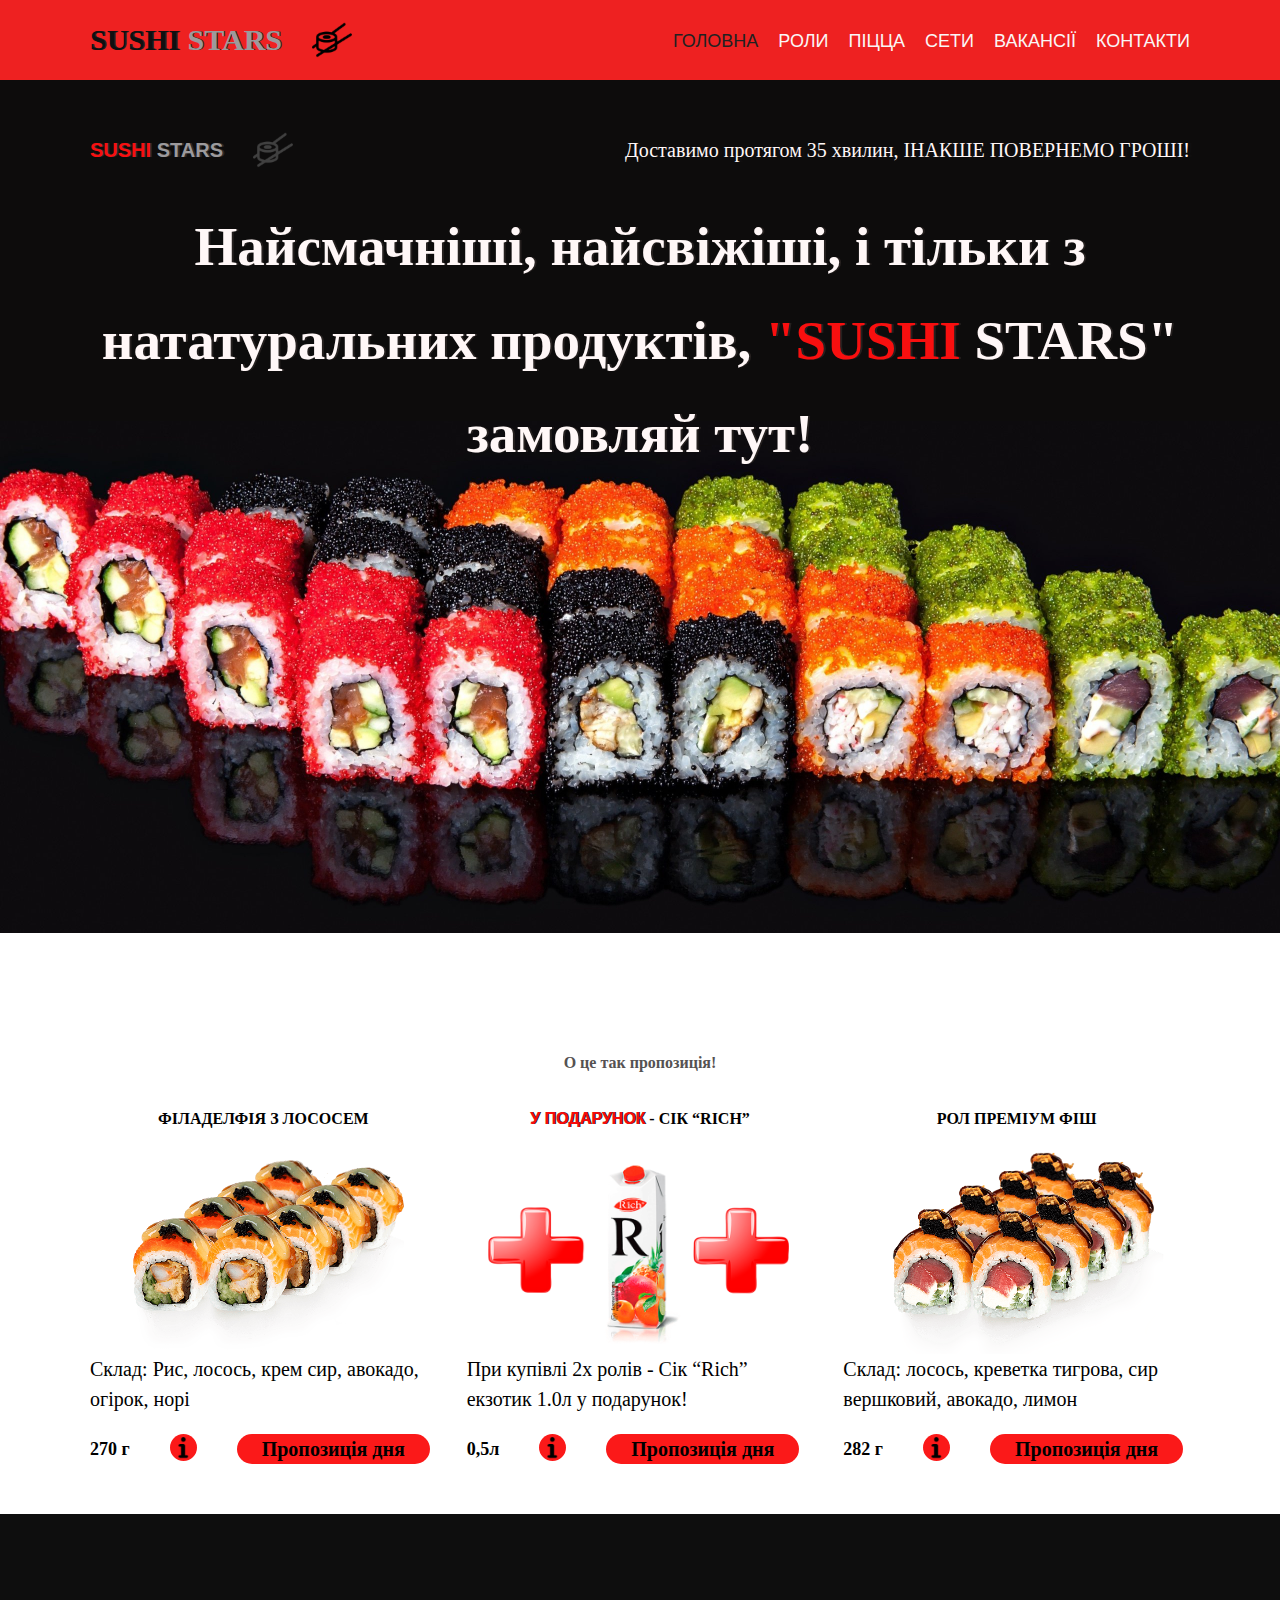
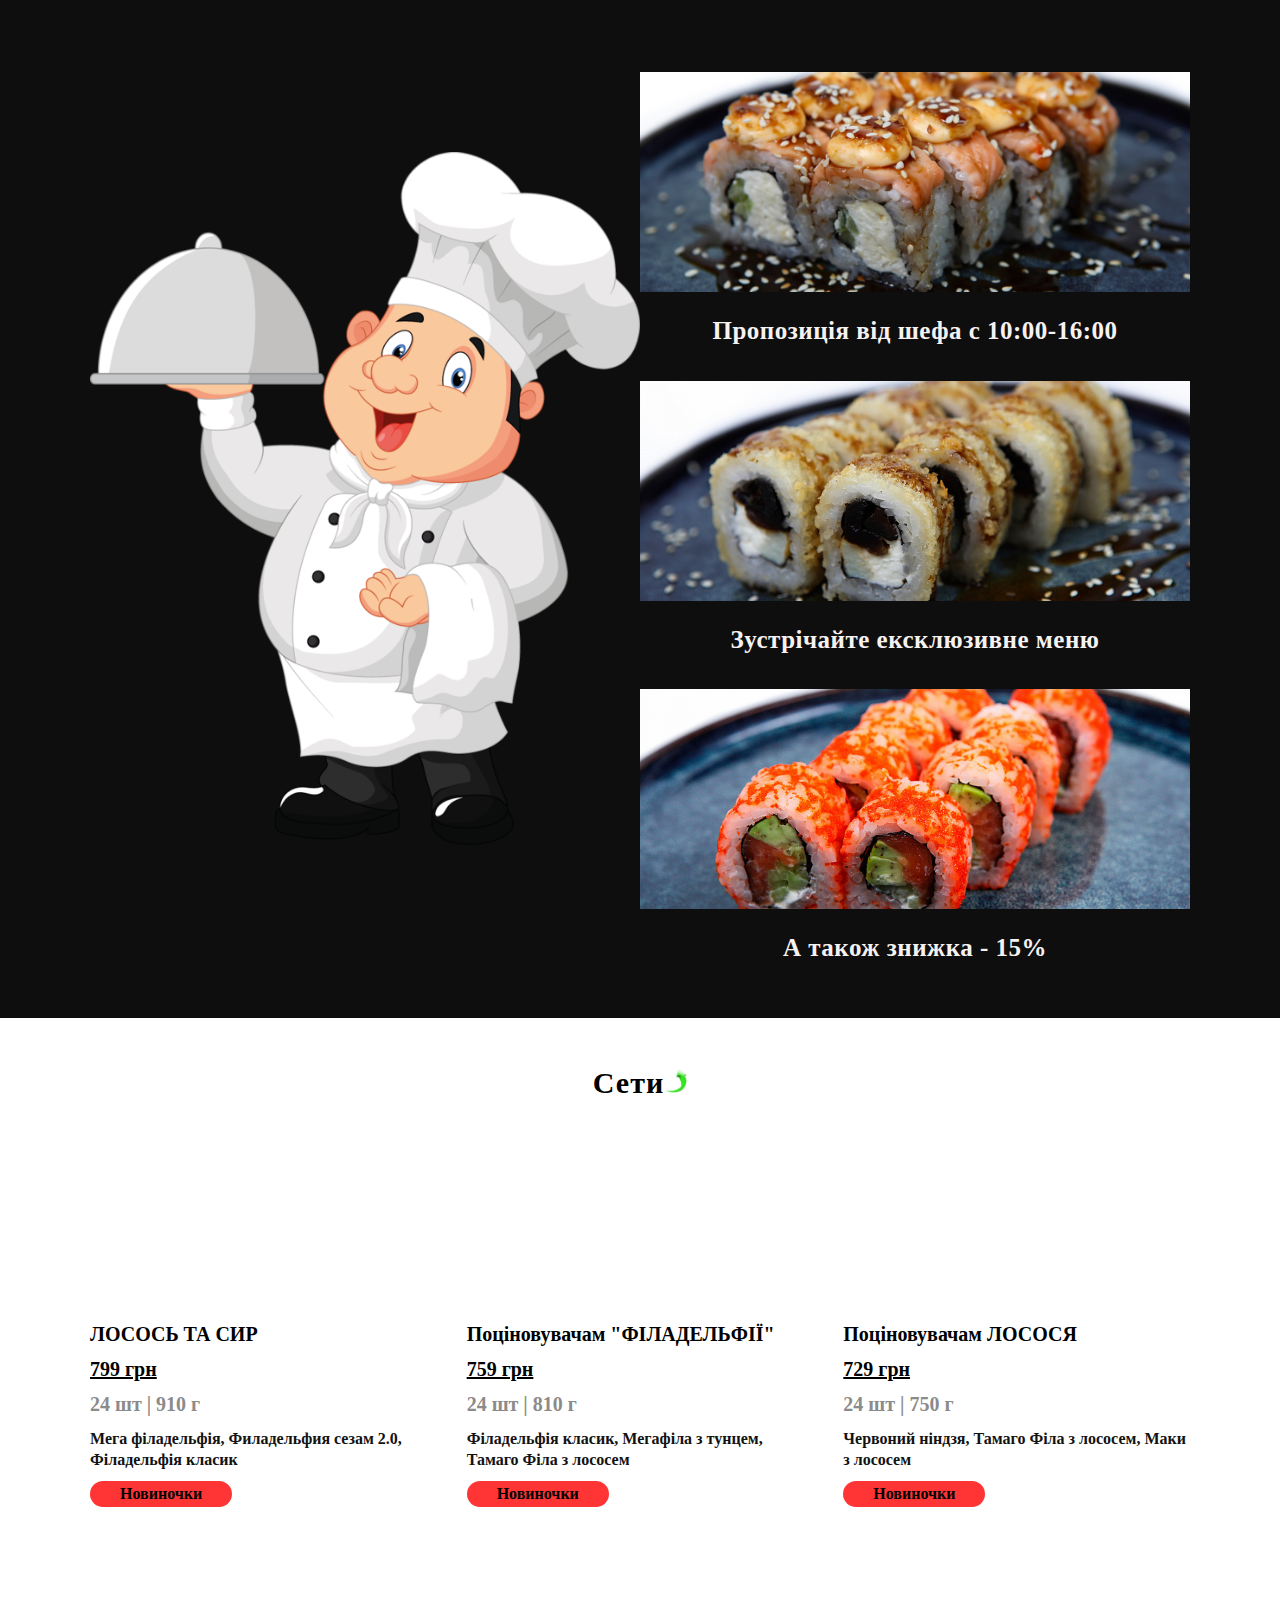
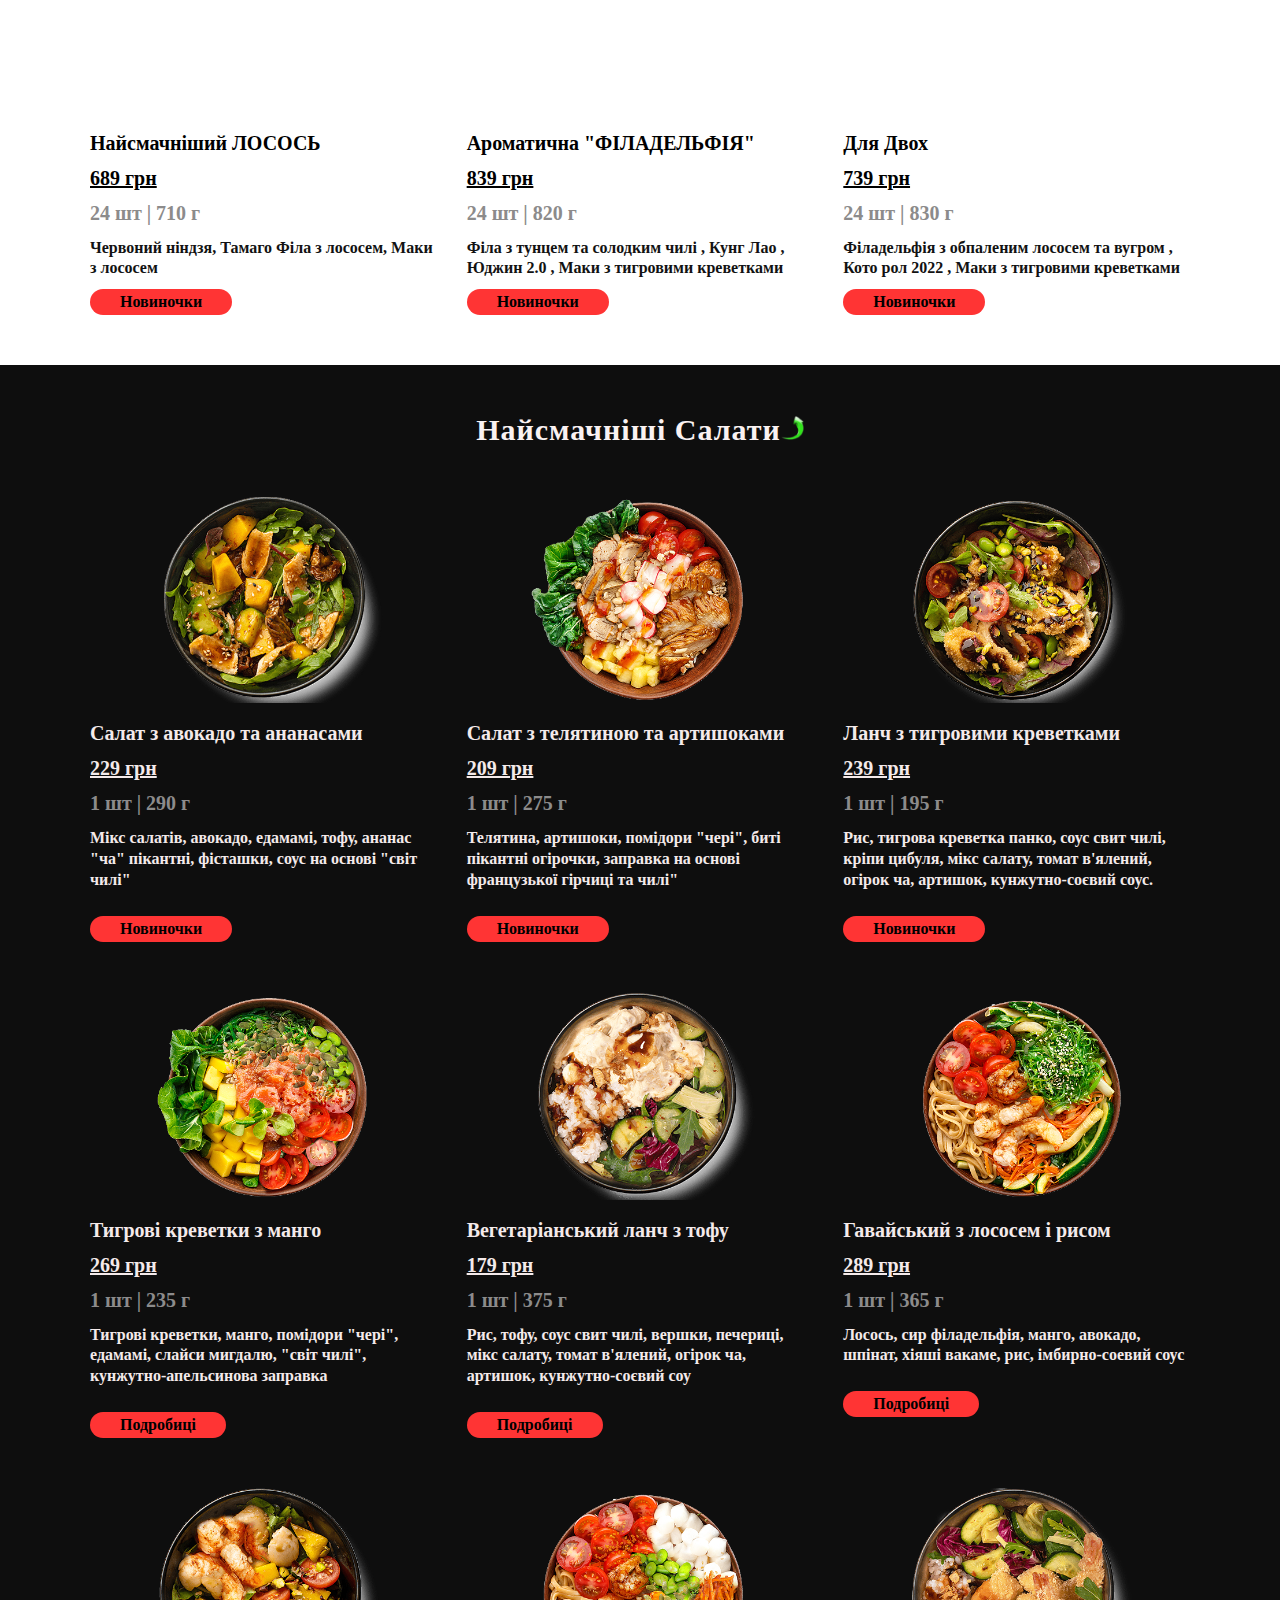
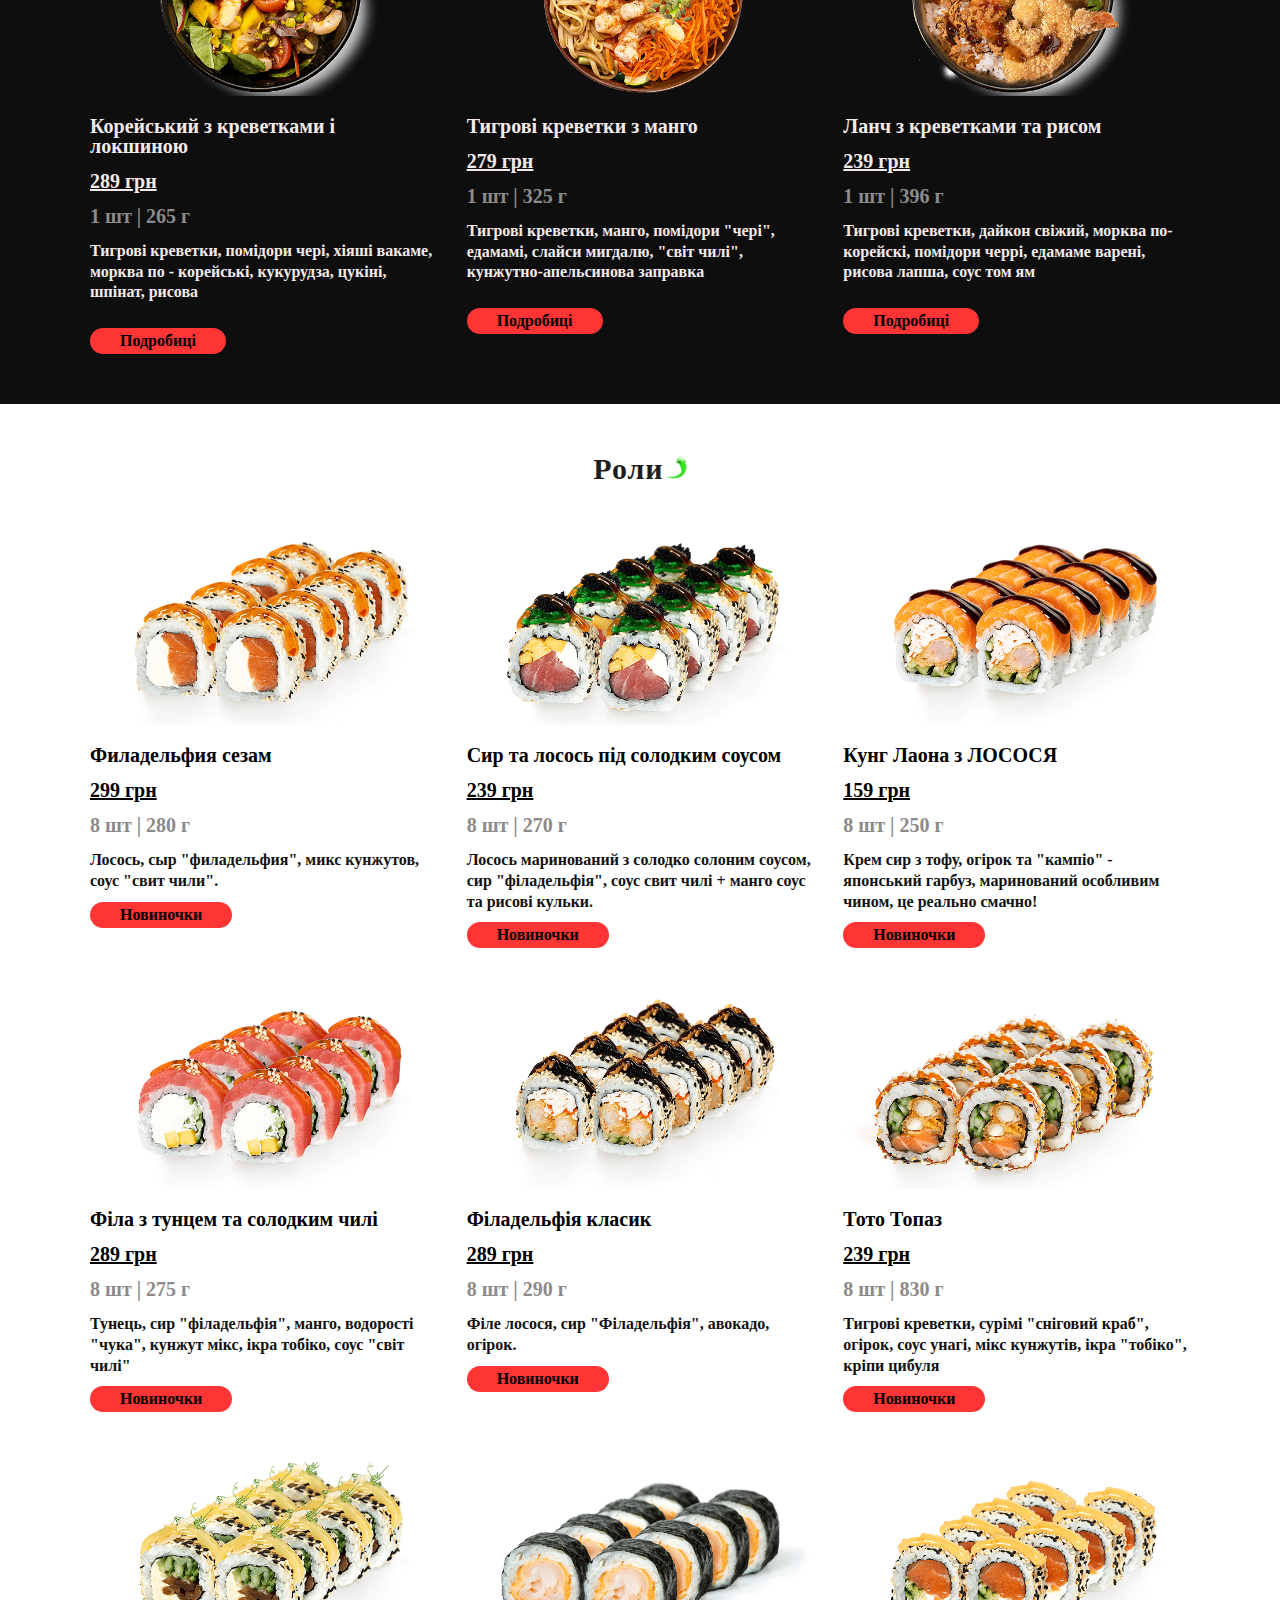
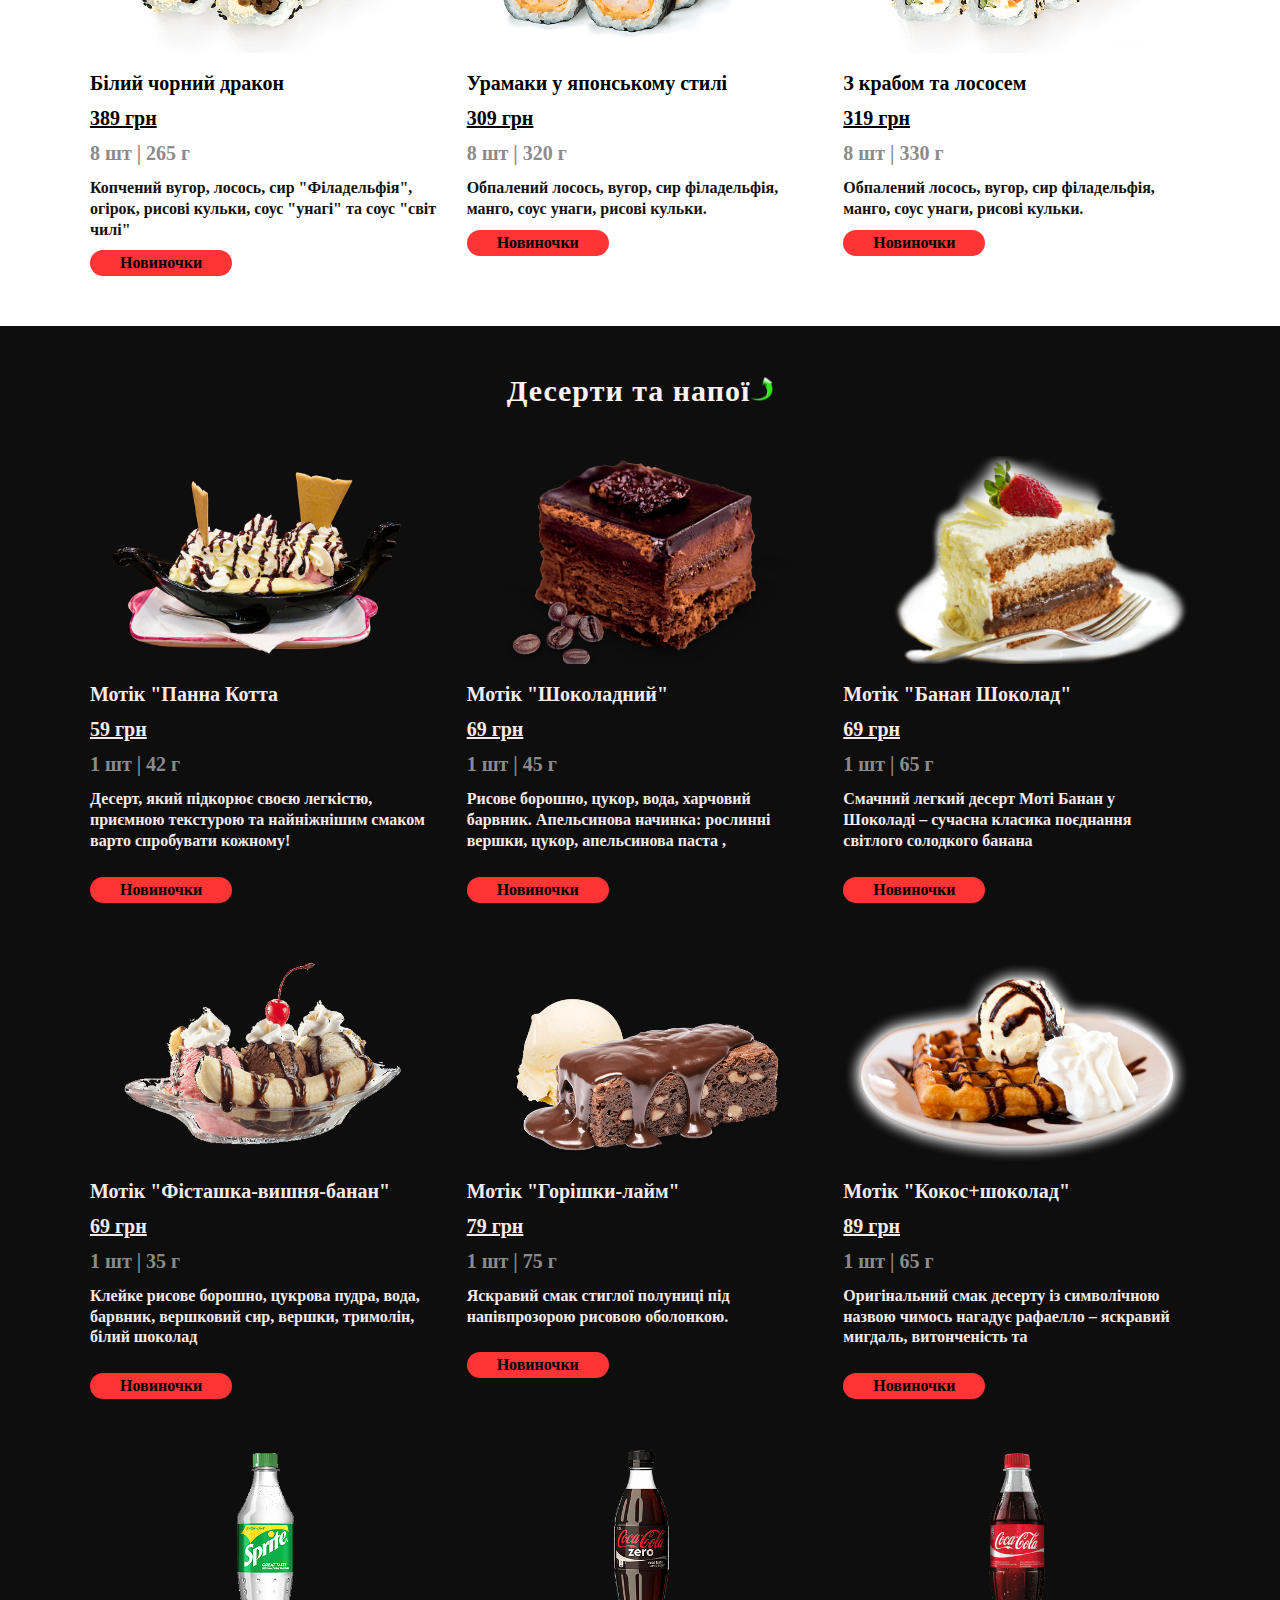
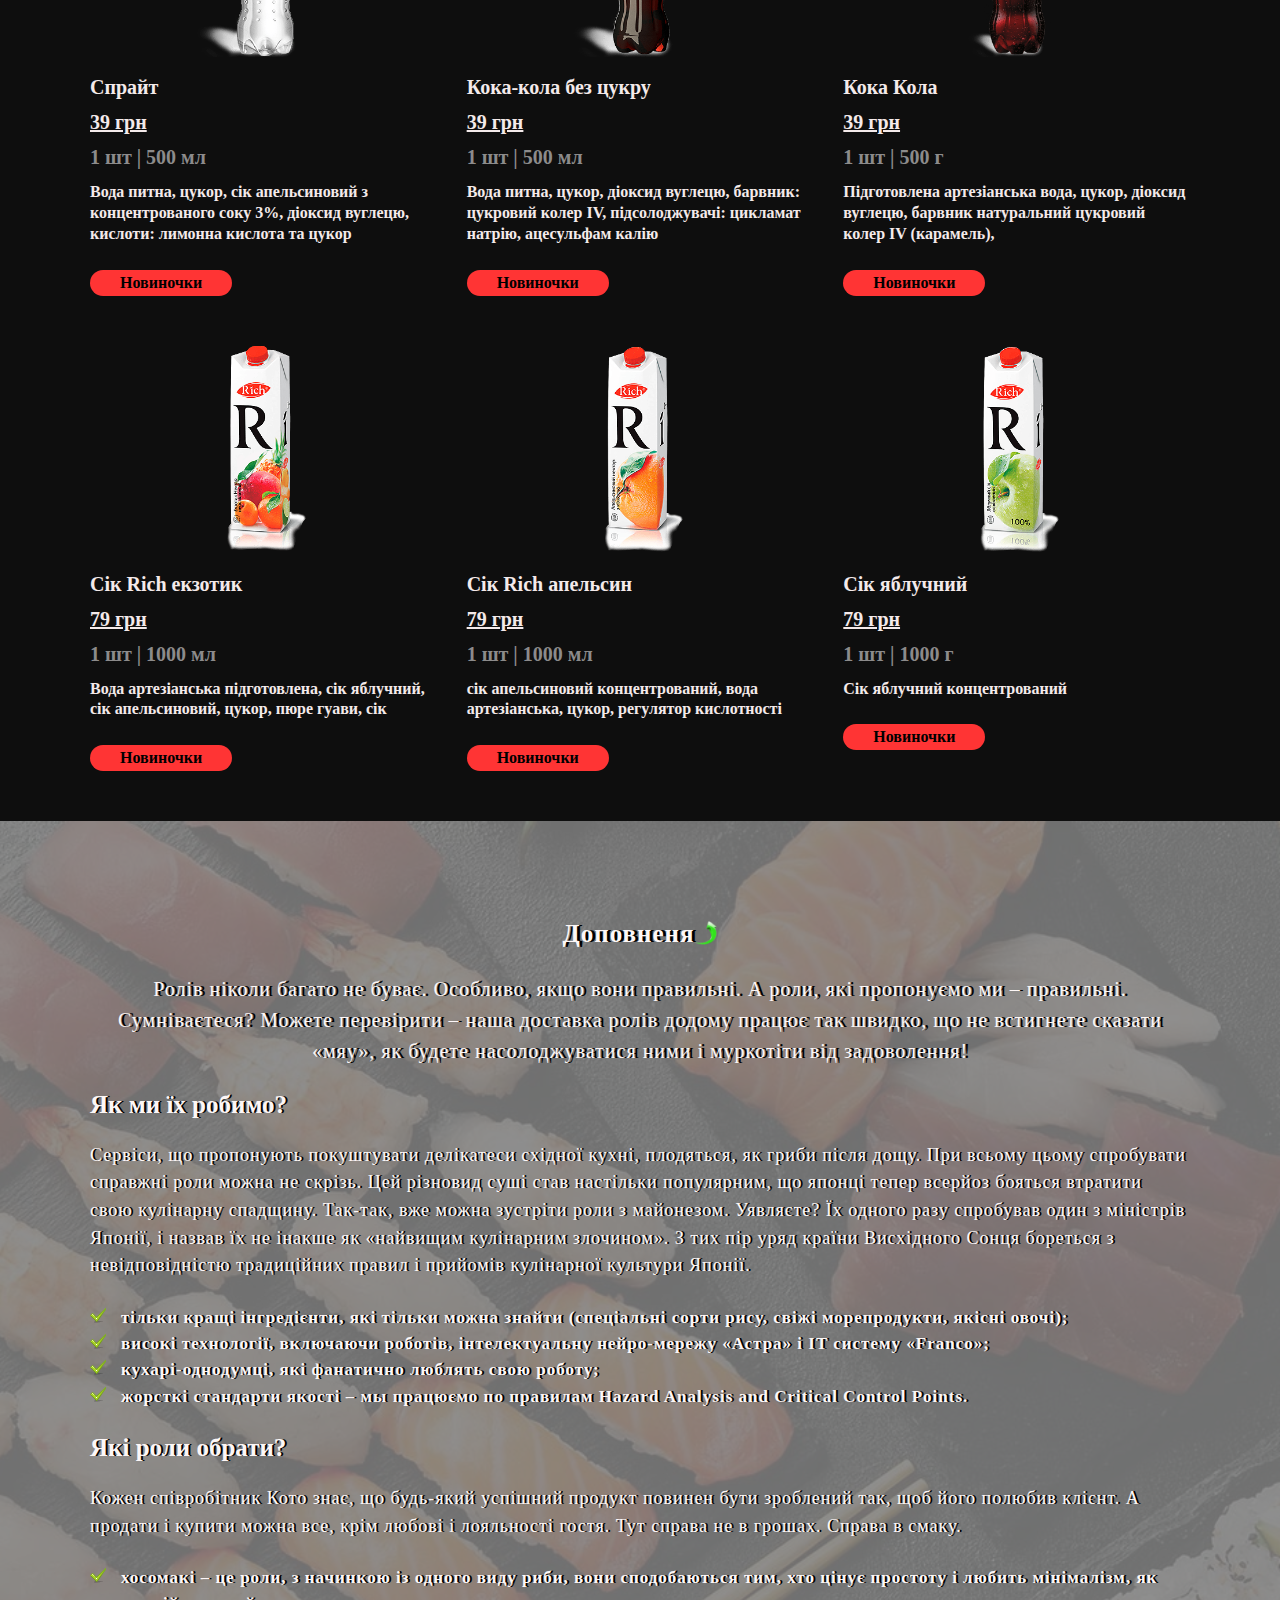
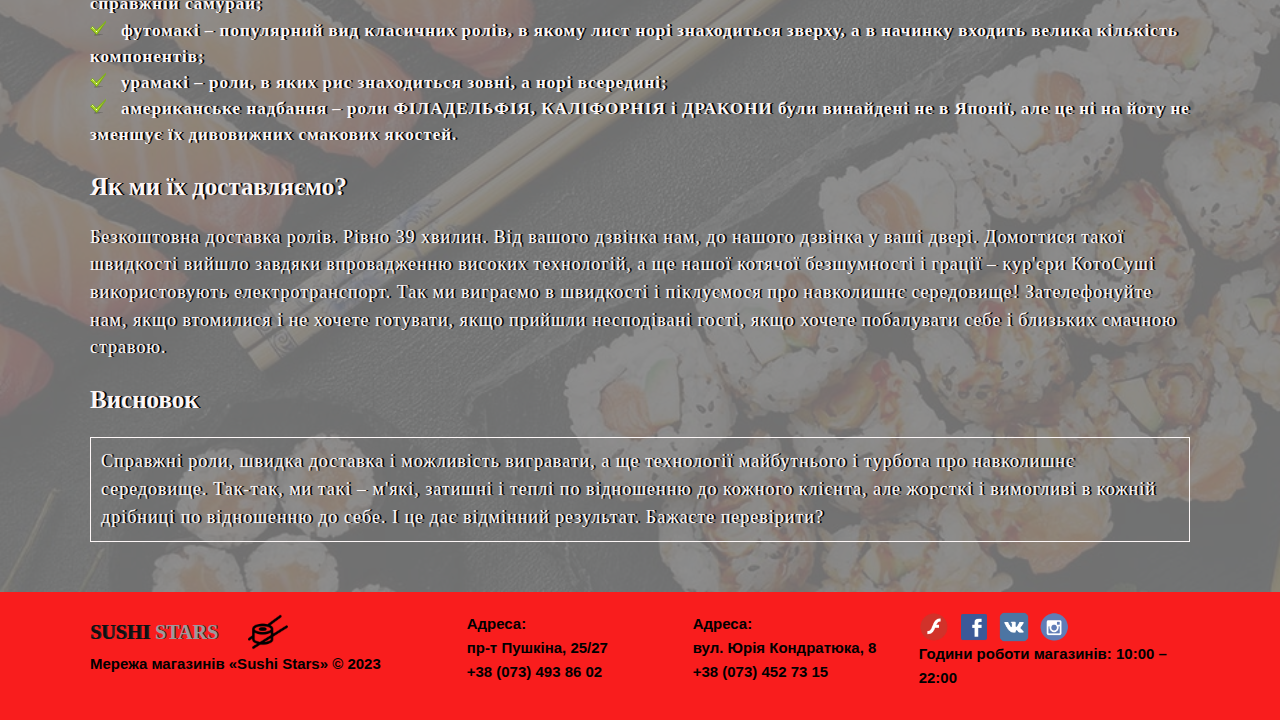
<file: index.html>
<!-- Сообщаем браузеру как стоит обрабатывать эту страницу -->
<!DOCTYPE html>
<!-- Оболочка документа, указываем язык содержимого -->
<html lang="ru">
	<!-- Заголовок страницы, контейнер для других важных данных (не отображается) -->
	<head>
		<!-- Заголовок страницы в браузере -->
		<title>Суши</title>
        <!---Подключаем css-->
		<link rel="stylesheet" href="css/style.css" />

        <link rel="stylesheet" href="css/animate.css"> <!-- подключили для анимации с сайта https://wowjs.uk/docs.html -->

		<!-- Кодировка страницы -->
		<meta http-equiv="Content-type" content="text/html;charset=UTF-8" />

        <meta name="viewport" content="width=device-width, initial-scale=1.0"/>
	</head>
    <!-- Отображаемое тело страницы -->
    <body>
        <!-- Оболочка для демонстрации -->
<div class="wrapper"> <!-- wrapper -->
            <!-- Контент -->
            <header class="header">                                                          <!-- -------header------------- -->
                <div class="conteiner _conteiner"> <!-- который ограничит ШИРИНУ КОНТЕНТНОЙ ЧАСТИ -->   <!-- -------conteiner------------- -->
                    <div class="header__body"> <!-- Флекс-контейнер оболочка для logo-->
                        <div class="header_logo"> <!-- --------header_logo------------ -->
                            <a href="index.html"><span class="span-FIT">SUSHI</span> STARS</a>
                            <img src="img1/Ufun-2.png" class="header_logo-img" alt="">
                        </div>    <!-- --------header_logo------------ -->

                            <div class="header__burger"> <!-- это будет бургер меню ГОРИЗОНТАЛЬНЫЕ ПОЛОСКИ -->
                                <span></span> <!-- здесь будем рисовать СРЕДНЮЮ ПОЛОСКУ МЕНЮ -->
                            </div>

                                <nav class="header__menu">  <!-- создаем наше меню-ссылки -->   <!-- ------------menu_header-------------- -->
                                     <ul class="header__list"> <!-- оболочка для пунктов меню -->
                                        <li class="menu_header_link"><a href="index.html" class="menu_header_link1 link_vip">Головна</a></li>
                                        <li class="menu_header_link"><a href="ROLU.html" class="menu_header_link1">Роли</a></li>
                                        <li class="menu_header_link"><a href="pizza.html" class="menu_header_link1">Пiцца</a></li>
                                        <li class="menu_header_link"><a href="SETU.html" class="menu_header_link1">Сети</a></li>
                                        <li class="menu_header_link"><a href="vakansii.html" class="menu_header_link1">Вакансії</a></li>
                                        <li class="menu_header_link"><a href="contacts.html" class="menu_header_link1">Контакти</a></li>
                                     </ul>
                                </nav>                                            <!-- ------------menu_header-------------- -->
                    </div>  
                </div>                                                         <!-- -------conteiner------------- -->
            </header>                                                             <!-- -------header------------- -->
<!-- ------------------------------------------------header---------------------------------------------------------------------------- -->

<main class="main">

<!-- ===============================section_UP================================================ -->
        <section class="section_UP BLOCK-UP">
            <div class="section_UP_conteiner _conteiner">

                    <div class="section_UP-TEXT">
                        <div class="section_UP-TEXT-TOP">
                            <div class="header_logo3"> <!-- --------header_logo------------ -->
                                <a href="index.html"><span class="span-FITt">SUSHI</span> STARS</a>
                                <img src="img1/Ufun-2.png" class="header_logo-imgt" alt="">
                            </div>    <!-- --------header_logo--------------- -->

                            <div class="section_UP-TITLE">
                                <h2>Доставимо протягом 35 хвилин, IНАКШЕ ПОВЕРНЕМО ГРОШI!</h2>
                            </div>
                        </div>

                                    <div class="section_UP-SUBTITLE  wow flipInX" data-wow-duration="1s">
                                        <h2>Найсмачнiшi, найсвiжiшi, i тiльки з нататуральних продуктiв,<span class="span-FITt"> "SUSHI</span> STARS" замовляй тут!</h2>
                                    </div>

                    </div>

                </div>


                        
        </section>

        <div class="section_UP-FOTO _ibg"> <!-- фото на весь блок -->
            <img src="img1/fun-18.jpg" alt="">
        </div>

<!-- ===============================section_UP================================================ -->


<!-- ===============================section_SETU================================================ -->
<section id="section_AKCII" class="section_SETU BLOCK-section_SETU">
    <div class="section_SETU_conteiner _conteiner">

        <div class="Block_CONTENT">
            <div class="BOX-nav wow fadeInLeft" data-wow-delay="0.5s">
                <nav class="nav-BOX">
                    <ul class="list-BOX">
                        <a href="#section_seti"><li class="link-BOX">Сети</li></a>   
                        <a href="#section_SALATI"><li class="link-BOX">Найсмачнiшi салати</li></a>   
                        <a href="#section_SUSHi"><li class="link-BOX">Роли</li></a>   
                        <a href="#section_DESERTI"><li class="link-BOX">Десерти та напої</li></a> 
                        <a href="#section_AKCII"><li class="link-BOX">Акцii та подарунки</li></a>    
                        <a href="#section_DOWN-PAGE"><li class="link-BOX">Доповнення</li></a>   
                    </ul>
                </nav>
            </div>



            <div class="BOX-Info-CARD">
                <div class="BOX-Info-CARD_TITLE">
                    <h2>О це так пропозицiя!</h2>
                </div>

                    <div class="BOX-Info-COLUNMS">

                            <div class="BOX-Info-COLUNM"><!-- колонка 1 -->
                                <div class="BOX-Info_Filadelfia"><h2>Фiладелфiя з лососем</h2></div>
                                
                                    <div class="BOX-Info_IMG">
                                        <img src="img1/роли 18.png" alt="">
                                    </div>

                                            <div class="BOX-Info_TITLE">
                                                <div class="BOX-Info_TEXT">
                                                    <h3>Склад: Рис, лосось, крем сир, авокадо, огiрок, норi</h3>
                                                </div>

                                                <div class="BOX-Info_down">
                                                    <div class="BOX-Info_SUBTEXT">
                                                        <h3>270 г</h3>
                                                    </div>
                                                            <div class="BOX-Info_I">
                                                                <img src="icons/01.png" alt="">
                                                            </div>
                                                                    <div class="BOX-Info_Propoz">
                                                                        <h3>Пропозицiя дня</h3>
                                                                    </div>
                                                </div>
                                            </div>
                            </div>


                            <div class="BOX-Info-COLUNM"><!-- колонка 2 -->
                                <div class="BOX-Info_Filadelfia"><h2><span class="Y-podarunok">У подарунок</span> - Сік “Rich”</h2></div>
                                
                                    <div class="BOX-Info_IMG">
                                        <img src="img1/сок 08.png" alt="">
                                    </div>

                                            <div class="BOX-Info_TITLE">
                                                <div class="BOX-Info_TEXT">
                                                    <h3>При купiвлi 2х ролiв - Сік “Rich” екзотик 1.0л у подарунок!</h3>
                                                </div>

                                                <div class="BOX-Info_down">
                                                    <div class="BOX-Info_SUBTEXT">
                                                        <h3>0,5л</h3>
                                                    </div>
                                                            <div class="BOX-Info_I">
                                                                <img src="icons/01.png" alt="">
                                                            </div>
                                                                    <div class="BOX-Info_Propoz">
                                                                        <h3>Пропозицiя дня</h3>
                                                                    </div>
                                                </div>
                                            </div>
                            </div>


                            <div class="BOX-Info-COLUNM"><!-- колонка 3 -->
                                <div class="BOX-Info_Filadelfia"><h2>Рол Преміум Фіш</h2></div>
                                
                                    <div class="BOX-Info_IMG">
                                        <img src="img1/роли 10.png" alt="">
                                    </div>

                                            <div class="BOX-Info_TITLE">
                                                <div class="BOX-Info_TEXT">
                                                    <h3>Склад: лосось, креветка тигрова, сир вершковий, авокадо, лимон</h3>
                                                </div>

                                                <div class="BOX-Info_down">
                                                    <div class="BOX-Info_SUBTEXT">
                                                        <h3>282 г</h3>
                                                    </div>
                                                            <div class="BOX-Info_I">
                                                                <img src="icons/01.png" alt="">
                                                            </div>
                                                                    <div class="BOX-Info_Propoz">
                                                                        <h3>Пропозицiя дня</h3>
                                                                    </div>
                                                </div>
                                            </div>
                            </div>

                    </div>
            </div>
        </div>

        
    </div>
</section>
<!-- ===============================section_UP================================================ -->


<!-- ===============================section_MENU================================================ -->
<section class="section_MENU BLOCK-section_MENU">
    <div class="section_MENU_conteiner _conteiner">

        <div class="BOX-section_MENU">

            <div class="section_MENU-TITLE-center  wow fadeInDown data-wow-delay=0.7s">
                <h2>Меню вiд шефа</h2>
                <a href="#section_AKCII" class="section_MENU-TITLE-center_IMG">
                    <img  id="section_AKCII" src="icons/стрелка 01.png" alt="">
                </a>
            </div>


                    <div class="BLOCK-COLUMS-section_MENU">

                        <div class="BLOCK-COLUM-section_MENU"><!-- колонка 1 -->
                            <div class="IMG-section_MENU-povar _ibg3">
                                    <img src="img1/повар (2).png" alt="">
                            </div>
                        </div>


                        <div class="BLOCK-COLUM-section_MENU"> <!-- колонка 2 -->

                                <div class="BLOCK-COLUM-section_MENU-row"> <!-- линия 1 -->
                                        <div class="IMG-section_MENU _ibg2">
                                                <img src="img1/f10.jpg" alt="">
                                        </div>


                                                <div class="BLOCK-COLUM-section_MENU-TEXT">
                                                    <h3>Пропозицiя вiд шефа с 10:00-16:00</h3>
                                                </div>
                                </div>


                                <div class="BLOCK-COLUM-section_MENU-row"> <!-- линия 2 -->
                                    <div class="IMG-section_MENU _ibg2">
                                            <img src="img1/f7.jpg" alt="">
                                    </div>


                                            <div class="BLOCK-COLUM-section_MENU-TEXT">
                                                <h3>Зустрiчайте ексклюзивне меню</h3>
                                            </div>
                                </div>


                                <div class="BLOCK-COLUM-section_MENU-row"> <!-- линия 3 -->
                                    <div class="IMG-section_MENU _ibg2">
                                            <img src="img1/f2.jpg" alt="">
                                    </div>


                                            <div class="BLOCK-COLUM-section_MENU-TEXT">
                                                <h3>А також знижка - 15%</h3>
                                            </div>
                                </div>
                                
                        </div>

                    </div>

        </div>
    </div>
</section>

<!-- ===============================section_MENU================================================ -->

<!-- ===============================section_ROLU_na-belom================================================ -->
<section id="section_seti" class="section_ROLi_na-belom ROLi_na-belom">
    <div class="section_ROLi_na-belom_conteiner _conteiner">

        <div class="section_ROLi_na-belom_text-center"> <!-- text center -->
            <h3>Сети</h3>
            <a href="#section_AKCII" class="section_MENU-TITLE-center_IMG">
                <img  id="section_AKCII" src="icons/стрелка 01.png" alt="">
            </a>
        </div>

                <div class="section_ROLU_na-belom_ROW"> <!-- линия 1 -->
                    <div class="section_ROLU_na-belom_COLUMS"> <!-- КОЛОНКИ -->

                            <div class="section_ROLU_na-belom_COLUMN"> <!-- колонка 1 -->
                                <div class="section_ROLU_na-belom_FOTO _ibg4 wow rotateInDownLeft" data-wow-delay="0.7s">
                                    <img src="img1/687.png" alt="">
                                </div>


                                            <div class="section_ROLU_na-belom_TEXT-box">
                                                <div class="Text-box_TITLE">
                                                    <h3>ЛОСОСЬ ТА СИР</h3>
                                                </div>

                                                        <div class="Text-box_PRICE">
                                                            <h3>799 грн</h3>
                                                        </div>

                                                                <div class="Text-box_24-910">
                                                                    <h3>24 шт | 910 г</h3>
                                                                </div>

                                                                    <div class="TEXT_SUBTITLE-BOX">
                                                                        <div class="Text-box_SUBTITLE">
                                                                            <h3>Мега філадельфія, Филадельфия сезам 2.0, Філадельфія класик</h3>
                                                                        </div>

                                                                                <div class="Text-box_V-KOSHIK">
                                                                                     <a href="#"><h3>Новиночки</h3></a>
                                                                                </div>

                                                                    </div>

                                            </div>
                            </div>


                            <div class="section_ROLU_na-belom_COLUMN"> <!-- колонка 2 -->
                                    <div class="section_ROLU_na-belom_FOTO _ibg4 wow rotateInDownLeft" data-wow-delay="1s">
                                        <img src="img1/688.png" alt="">
                                    </div>


                                            <div class="section_ROLU_na-belom_TEXT-box">
                                                <div class="Text-box_TITLE">
                                                    <h3>Поціновувачам "ФІЛАДЕЛЬФІЇ"</h3>
                                                </div>

                                                        <div class="Text-box_PRICE">
                                                            <h3>759 грн</h3>
                                                        </div>

                                                                <div class="Text-box_24-910">
                                                                    <h3>24 шт | 810 г</h3>
                                                                </div>

                                                                    <div class="TEXT_SUBTITLE-BOX">
                                                                        <div class="Text-box_SUBTITLE">
                                                                            <h3>Філадельфія класик, Мегафіла з тунцем, Тамаго Філа з лососем</h3>
                                                                        </div>

                                                                                <div class="Text-box_V-KOSHIK">
                                                                                     <a href="#"><h3>Новиночки</h3></a>
                                                                                </div>

                                                                    </div>

                                            </div>
                            </div>


                            <div class="section_ROLU_na-belom_COLUMN"> <!-- колонка 3 -->
                                <div class="section_ROLU_na-belom_FOTO _ibg4 wow rotateInDownLeft" data-wow-delay="1.2s">
                                    <img src="img1/689.png" alt="">
                                </div>


                                        <div class="section_ROLU_na-belom_TEXT-box">
                                            <div class="Text-box_TITLE">
                                                <h3>Поціновувачам ЛОСОСЯ</h3>
                                            </div>

                                                    <div class="Text-box_PRICE">
                                                        <h3>729 грн</h3>
                                                    </div>

                                                            <div class="Text-box_24-910">
                                                                <h3>24 шт | 750 г</h3>
                                                            </div>

                                                                <div class="TEXT_SUBTITLE-BOX">
                                                                    <div class="Text-box_SUBTITLE">
                                                                        <h3>Червоний ніндзя, Тамаго Філа з лососем, Маки з лососем</h3>
                                                                    </div>

                                                                            <div class="Text-box_V-KOSHIK">
                                                                                 <a href="#"><h3>Новиночки</h3></a>
                                                                            </div>

                                                                </div>

                                        </div>
                            </div>

                    </div>
                </div>


                <div class="section_ROLU_na-belom_ROW"> <!-- линия 2 -->
                    <div class="section_ROLU_na-belom_COLUMS"> <!-- КОЛОНКИ -->

                            <div class="section_ROLU_na-belom_COLUMN"> <!-- колонка 1 -->
                                <div class="section_ROLU_na-belom_FOTO _ibg4 wow rotateInDownRight" data-wow-delay="1.7s">
                                    <img src="img1/789.png" alt="">
                                </div>


                                            <div class="section_ROLU_na-belom_TEXT-box">
                                                <div class="Text-box_TITLE">
                                                    <h3>Найсмачнiший ЛОСОСЬ</h3>
                                                </div>

                                                        <div class="Text-box_PRICE">
                                                            <h3>689 грн</h3>
                                                        </div>

                                                                <div class="Text-box_24-910">
                                                                    <h3>24 шт | 710 г</h3>
                                                                </div>

                                                                    <div class="TEXT_SUBTITLE-BOX">
                                                                        <div class="Text-box_SUBTITLE">
                                                                            <h3>Червоний ніндзя, Тамаго Філа з лососем, Маки з лососем</h3>
                                                                        </div>

                                                                                <div class="Text-box_V-KOSHIK">
                                                                                     <a href="#"><h3>Новиночки</h3></a>
                                                                                </div>

                                                                    </div>

                                            </div>
                            </div>


                            <div class="section_ROLU_na-belom_COLUMN"> <!-- колонка 2 -->
                                    <div class="section_ROLU_na-belom_FOTO _ibg4 wow rotateInDownRight" data-wow-delay="1.5s">
                                        <img src="img1/788.png" alt="">
                                    </div>


                                            <div class="section_ROLU_na-belom_TEXT-box">
                                                <div class="Text-box_TITLE">
                                                    <h3>Ароматична "ФІЛАДЕЛЬФІЯ"</h3>
                                                </div>

                                                        <div class="Text-box_PRICE">
                                                            <h3>839 грн</h3>
                                                        </div>

                                                                <div class="Text-box_24-910">
                                                                    <h3>24 шт | 820 г</h3>
                                                                </div>

                                                                    <div class="TEXT_SUBTITLE-BOX">
                                                                        <div class="Text-box_SUBTITLE">
                                                                            <h3>Філа з тунцем та солодким чилі , Кунг Лао , Юджин 2.0 , Маки з тигровими креветками</h3>
                                                                        </div>

                                                                                <div class="Text-box_V-KOSHIK">
                                                                                     <a href="#"><h3>Новиночки</h3></a>
                                                                                </div>

                                                                    </div>

                                            </div>
                            </div>


                            <div class="section_ROLU_na-belom_COLUMN"> <!-- колонка 3 -->
                                <div class="section_ROLU_na-belom_FOTO _ibg4 wow rotateInDownRight" data-wow-delay="1.3s">
                                    <img src="img1/787.png" alt="">
                                </div>


                                        <div class="section_ROLU_na-belom_TEXT-box">
                                            <div class="Text-box_TITLE">
                                                <h3>Для Двох</h3>
                                            </div>

                                                    <div class="Text-box_PRICE">
                                                        <h3>739 грн</h3>
                                                    </div>

                                                            <div class="Text-box_24-910">
                                                                <h3>24 шт | 830 г</h3>
                                                            </div>

                                                                <div class="TEXT_SUBTITLE-BOX">
                                                                    <div class="Text-box_SUBTITLE">
                                                                        <h3>Філадельфія з обпаленим лососем та вугром , Кото рол 2022 , Маки з тигровими креветками</h3>
                                                                    </div>

                                                                            <div class="Text-box_V-KOSHIK">
                                                                                 <a href="#"><h3>Новиночки</h3></a>
                                                                            </div>

                                                                </div>

                                        </div>
                            </div>

                    </div>
                </div>


    </div>
</section>
<!-- ===============================section_ROLU_na-belom================================================ -->


<!-- ===============================ection_SALATI================================================ -->
<section id="section_SALATI" class="section_SALATI BLOCK-ection_SALATI">
    <div class="ection_SALATI_conteiner _conteiner">

        <div class="section_SALATI_text-center"> <!-- text center -->
            <h3>Найсмачнiшi Салати</h3>
            <a href="#section_AKCII" class="section_MENU-TITLE-center_IMG">
                <img  id="section_AKCII" src="icons/стрелка 01.png" alt="">
            </a>
        </div>


                <div class="section_SALATI-ROW"> <!-- линия 1  -->

                    <div class="section_SALATI-COLUMNS">

                        <div class="section_SALATI-COLUMN"> <!-- колонка 1 -->
                            <div class="section_SALATI-FOTO _ibg5">
                                <img src="img1/салати 05.png" alt="">
                            </div>


                                        <div class="section_SALATI-TEXT">
                                            <div class="section_SALATI-TITLE">
                                                <h3>Cалат з авокадо та ананасами</h3>
                                            </div>

                                                    <div class="section_SALATI-PRICE">
                                                        <h3>229 грн</h3>
                                                    </div>

                                                            <div class="section_SALATI_1-290g">
                                                                <h3>1 шт | 290 г</h3>
                                                            </div>

                                                                <div class="section_SALATI-SUBTITLE">
                                                                    <h3>Мікс салатів, авокадо, едамамі, тофу, ананас "ча" пікантні, фісташки, соус на основі "світ чилі"</h3>
                                                                </div>

                                                                            <div class="Text-box_V-KOSHIK">
                                                                                <a href="#"><h3>Новиночки</h3></a>
                                                                           </div>

                                        </div>

                        </div>


                        <div class="section_SALATI-COLUMN"> <!-- колонка 2 -->
                            <div class="section_SALATI-FOTO _ibg5">
                                <img src="img1/салати 02.png" alt="">
                            </div>


                                        <div class="section_SALATI-TEXT">
                                            <div class="section_SALATI-TITLE">
                                                <h3>Салат з телятиною та артишоками</h3>
                                            </div>

                                                    <div class="section_SALATI-PRICE">
                                                        <h3>209 грн</h3>
                                                    </div>

                                                            <div class="section_SALATI_1-290g">
                                                                <h3>1 шт | 275 г</h3>
                                                            </div>

                                                                <div class="section_SALATI-SUBTITLE">
                                                                    <h3>Телятина, артишоки, помідори "чері", биті пікантні огірочки, заправка на основі французької гірчиці та чилі"</h3>
                                                                </div>

                                                                            <div class="Text-box_V-KOSHIK">
                                                                                <a href="#"><h3>Новиночки</h3></a>
                                                                           </div>

                                        </div>

                        </div>


                        <div class="section_SALATI-COLUMN"> <!-- колонка 3 -->
                            <div class="section_SALATI-FOTO _ibg5">
                                <img src="img1/салати 04.png" alt="">
                            </div>


                                        <div class="section_SALATI-TEXT">
                                            <div class="section_SALATI-TITLE">
                                                <h3>Ланч з тигровими креветками</h3>
                                            </div>

                                                    <div class="section_SALATI-PRICE">
                                                        <h3>239 грн</h3>
                                                    </div>

                                                            <div class="section_SALATI_1-290g">
                                                                <h3>1 шт | 195 г</h3>
                                                            </div>

                                                                <div class="section_SALATI-SUBTITLE">
                                                                    <h3>Рис, тигрова креветка панко, соус свит чилі, кріпи цибуля, мікс салату, томат в'ялений, огірок ча, артишок, кунжутно-соєвий соус.</h3>
                                                                </div>

                                                                            <div class="Text-box_V-KOSHIK">
                                                                                <a href="#"><h3>Новиночки</h3></a>
                                                                           </div>

                                        </div>

                        </div>

                    </div>
                </div>



                <div class="section_SALATI-ROW"> <!-- линия 2  -->

                    <div class="section_SALATI-COLUMNS">

                        <div class="section_SALATI-COLUMN"> <!-- колонка 4 -->
                            <div class="section_SALATI-FOTO _ibg5">
                                <img src="img1/салати 01.png" alt="">
                            </div>


                                        <div class="section_SALATI-TEXT">
                                            <div class="section_SALATI-TITLE">
                                                <h3>Тигрові креветки з манго</h3>
                                            </div>

                                                    <div class="section_SALATI-PRICE">
                                                        <h3>269 грн</h3>
                                                    </div>

                                                            <div class="section_SALATI_1-290g">
                                                                <h3>1 шт | 235 г</h3>
                                                            </div>

                                                                <div class="section_SALATI-SUBTITLE">
                                                                    <h3>Тигрові креветки, манго, помідори "чері", едамамі, слайси мигдалю, "світ чилі", кунжутно-апельсинова заправка</h3>
                                                                </div>

                                                                            <div class="Text-box_V-KOSHIK">
                                                                                <a href="#"><h3>Подробицi</h3></a>
                                                                           </div>

                                        </div>

                        </div>


                        <div class="section_SALATI-COLUMN"> <!-- колонка 5 -->
                            <div class="section_SALATI-FOTO _ibg5">
                                <img src="img1/салати 03.png" alt="">
                            </div>


                                        <div class="section_SALATI-TEXT">
                                            <div class="section_SALATI-TITLE">
                                                <h3>Вегетаріанський ланч з тофу</h3>
                                            </div>

                                                    <div class="section_SALATI-PRICE">
                                                        <h3>179 грн</h3>
                                                    </div>

                                                            <div class="section_SALATI_1-290g">
                                                                <h3>1 шт | 375 г</h3>
                                                            </div>

                                                                <div class="section_SALATI-SUBTITLE">
                                                                    <h3>Рис, тофу, соус свит чилі, вершки, печериці, мікс салату, томат в'ялений, огірок ча, артишок, кунжутно-соєвий соу</h3>
                                                                </div>

                                                                            <div class="Text-box_V-KOSHIK">
                                                                                <a href="#"><h3>Подробицi</h3></a>
                                                                           </div>

                                        </div>

                        </div>


                        <div class="section_SALATI-COLUMN"> <!-- колонка 6 -->
                            <div class="section_SALATI-FOTO _ibg5">
                                <img src="img1/салати 07.png" alt="">
                            </div>


                                        <div class="section_SALATI-TEXT">
                                            <div class="section_SALATI-TITLE">
                                                <h3>Гавайський з лососем і рисом</h3>
                                            </div>

                                                    <div class="section_SALATI-PRICE">
                                                        <h3>289 грн</h3>
                                                    </div>

                                                            <div class="section_SALATI_1-290g">
                                                                <h3>1 шт | 365 г</h3>
                                                            </div>

                                                                <div class="section_SALATI-SUBTITLE">
                                                                    <h3>Лосось, сир філадельфія, манго, авокадо, шпінат, хіяші вакаме, рис, імбирно-соевий соус</h3>
                                                                </div>

                                                                            <div class="Text-box_V-KOSHIK">
                                                                                <a href="#"><h3>Подробицi</h3></a>
                                                                           </div>

                                        </div>

                        </div>

                    </div>
                </div>


                            
                <div class="section_SALATI-ROW"> <!-- линия 3  -->

                    <div class="section_SALATI-COLUMNS">

                        <div class="section_SALATI-COLUMN"> <!-- колонка 7 -->
                            <div class="section_SALATI-FOTO _ibg5">
                                <img src="img1/салати 08.png" alt="">
                            </div>


                                        <div class="section_SALATI-TEXT">
                                            <div class="section_SALATI-TITLE">
                                                <h3>Корейський з креветками і локшиною</h3>
                                            </div>

                                                    <div class="section_SALATI-PRICE">
                                                        <h3>289 грн</h3>
                                                    </div>

                                                            <div class="section_SALATI_1-290g">
                                                                <h3>1 шт | 265 г</h3>
                                                            </div>

                                                                <div class="section_SALATI-SUBTITLE">
                                                                    <h3>Тигрові креветки, помідори чері, хіяші вакаме, морква по - корейські, кукурудза, цукіні, шпінат, рисова</h3>
                                                                </div>

                                                                            <div class="Text-box_V-KOSHIK">
                                                                                <a href="#"><h3>Подробицi</h3></a>
                                                                           </div>

                                        </div>

                        </div>


                        <div class="section_SALATI-COLUMN"> <!-- колонка 8 -->
                            <div class="section_SALATI-FOTO _ibg5">
                                <img src="img1/салати 09.png" alt="">
                            </div>


                                        <div class="section_SALATI-TEXT">
                                            <div class="section_SALATI-TITLE">
                                                <h3>Тигрові креветки з манго</h3>
                                            </div>

                                                    <div class="section_SALATI-PRICE">
                                                        <h3>279 грн</h3>
                                                    </div>

                                                            <div class="section_SALATI_1-290g">
                                                                <h3>1 шт | 325 г</h3>
                                                            </div>

                                                                <div class="section_SALATI-SUBTITLE">
                                                                    <h3>Тигрові креветки, манго, помідори "чері", едамамі, слайси мигдалю, "світ чилі", кунжутно-апельсинова заправка</h3>
                                                                </div>

                                                                            <div class="Text-box_V-KOSHIK">
                                                                                <a href="#"><h3>Подробицi</h3></a>
                                                                           </div>

                                        </div>

                        </div>


                        <div class="section_SALATI-COLUMN"> <!-- колонка 9 -->
                            <div class="section_SALATI-FOTO _ibg5">
                                <img src="img1/салати 10.png" alt="">
                            </div>


                                        <div class="section_SALATI-TEXT">
                                            <div class="section_SALATI-TITLE">
                                                <h3>Ланч з креветками та рисом</h3>
                                            </div>

                                                    <div class="section_SALATI-PRICE">
                                                        <h3>239 грн</h3>
                                                    </div>

                                                            <div class="section_SALATI_1-290g">
                                                                <h3>1 шт | 396 г</h3>
                                                            </div>

                                                                <div class="section_SALATI-SUBTITLE">
                                                                    <h3>Тигрові креветки, дайкон свіжий, морква по-корейскі, помідори черрі, едамаме варені, рисова лапша, соус том ям</h3>
                                                                </div>

                                                                            <div class="Text-box_V-KOSHIK">
                                                                                <a href="#"><h3>Подробицi</h3></a>
                                                                           </div>

                                        </div>

                        </div>


                    </div>
                </div>



    </div>
</section>

<!-- ===============================ection_SALATI================================================ -->



<!-- ===============================section_SUSHi_na-belom================================================ -->
<section id="section_SUSHi" class="section_SUSHi_na-belom _SUSHi_na-belom">
    <div class="section_SUSHi_na-belom_conteiner _conteiner">

        <div class="section_SUSHi_na-belom_text-center"> <!-- text center -->
            <h3>Роли</h3>
            <a href="#section_AKCII" class="section_MENU-TITLE-center_IMG">
                <img  id="section_AKCII" src="icons/стрелка 01.png" alt="">
            </a>
        </div>

                <div class="section_SUSHi_na-belom_ROW"> <!-- линия 1 -->
                    <div class="section_SUSHi_na-belom_COLUMS"> <!-- КОЛОНКИ -->

                            <div class="section_SUSHi_na-belom_COLUMN"> <!-- колонка 1 -->
                                <div class="section_SUSHi_na-belom_FOTO _ibg5">
                                    <img src="img1/роли 01.png" alt="">
                                </div>


                                            <div class="section_ROLU_na-belom_TEXT-box">
                                                <div class="Text-box_TITLE">
                                                    <h3>Филадельфия сезам</h3>
                                                </div>

                                                        <div class="Text-box_PRICE">
                                                            <h3>299 грн</h3>
                                                        </div>

                                                                <div class="Text-box_24-910">
                                                                    <h3>8 шт | 280 г</h3>
                                                                </div>

                                                                    <div class="TEXT_SUBTITLE-BOX">
                                                                        <div class="Text-box_SUBTITLE">
                                                                            <h3>Лосось, сыр "филадельфия", микс кунжутов, соус "свит чили".</h3>
                                                                        </div>

                                                                                <div class="Text-box_V-KOSHIK">
                                                                                     <a href="#"><h3>Новиночки</h3></a>
                                                                                </div>

                                                                    </div>

                                            </div>
                            </div>


                            <div class="section_SUSHi_na-belom_COLUMN"> <!-- колонка 2 -->
                                    <div class="section_SUSHi_na-belom_FOTO _ibg5">
                                        <img src="img1/роли 02.png" alt="">
                                    </div>


                                            <div class="section_ROLU_na-belom_TEXT-box">
                                                <div class="Text-box_TITLE">
                                                    <h3>Сир та лосось під солодким соусом</h3>
                                                </div>

                                                        <div class="Text-box_PRICE">
                                                            <h3>239 грн</h3>
                                                        </div>

                                                                <div class="Text-box_24-910">
                                                                    <h3>8 шт | 270 г</h3>
                                                                </div>

                                                                    <div class="TEXT_SUBTITLE-BOX">
                                                                        <div class="Text-box_SUBTITLE">
                                                                            <h3>Лосось маринований з солодко солоним соусом, сир "філадельфія", соус свит чилі + манго соус та рисові кульки.</h3>
                                                                        </div>

                                                                                <div class="Text-box_V-KOSHIK">
                                                                                     <a href="#"><h3>Новиночки</h3></a>
                                                                                </div>

                                                                    </div>

                                            </div>
                            </div>


                            <div class="section_SUSHi_na-belom_COLUMN"> <!-- колонка 3 -->
                                <div class="section_SUSHi_na-belom_FOTO _ibg5">
                                    <img src="img1/роли 03.png" alt="">
                                </div>


                                        <div class="section_ROLU_na-belom_TEXT-box">
                                            <div class="Text-box_TITLE">
                                                <h3>Кунг Лаона з ЛОСОСЯ</h3>
                                            </div>

                                                    <div class="Text-box_PRICE">
                                                        <h3>159 грн</h3>
                                                    </div>

                                                            <div class="Text-box_24-910">
                                                                <h3>8 шт | 250 г</h3>
                                                            </div>

                                                                <div class="TEXT_SUBTITLE-BOX">
                                                                    <div class="Text-box_SUBTITLE">
                                                                        <h3>Крем сир з тофу, огірок та "кампіо" - японський гарбуз, маринований особливим чином, це реально смачно!</h3>
                                                                    </div>

                                                                            <div class="Text-box_V-KOSHIK">
                                                                                 <a href="#"><h3>Новиночки</h3></a>
                                                                            </div>

                                                                </div>

                                        </div>
                            </div>

                    </div>
                </div>


                <div class="section_SUSHi_na-belom_ROW"> <!-- линия 2 -->
                    <div class="section_SUSHi_na-belom_COLUMS"> <!-- КОЛОНКИ -->

                            <div class="section_SUSHi_na-belom_COLUMN"> <!-- колонка 4 -->
                                <div class="section_SUSHi_na-belom_FOTO _ibg5">
                                    <img src="img1/роли 04.png" alt="">
                                </div>


                                            <div class="section_ROLU_na-belom_TEXT-box">
                                                <div class="Text-box_TITLE">
                                                    <h3>Філа з тунцем та солодким чилі</h3>
                                                </div>

                                                        <div class="Text-box_PRICE">
                                                            <h3>289 грн</h3>
                                                        </div>

                                                                <div class="Text-box_24-910">
                                                                    <h3>8 шт | 275 г</h3>
                                                                </div>

                                                                    <div class="TEXT_SUBTITLE-BOX">
                                                                        <div class="Text-box_SUBTITLE">
                                                                            <h3>Тунець, сир "філадельфія", манго, водорості "чука", кунжут мікс, ікра тобіко, соус "світ чилі"</h3>
                                                                        </div>

                                                                                <div class="Text-box_V-KOSHIK">
                                                                                     <a href="#"><h3>Новиночки</h3></a>
                                                                                </div>

                                                                    </div>

                                            </div>
                            </div>


                            <div class="section_SUSHi_na-belom_COLUMN"> <!-- колонка 5 -->
                                    <div class="section_SUSHi_na-belom_FOTO _ibg5">
                                        <img src="img1/роли 05.png" alt="">
                                    </div>


                                            <div class="section_ROLU_na-belom_TEXT-box">
                                                <div class="Text-box_TITLE">
                                                    <h3>Філадельфія класик</h3>
                                                </div>

                                                        <div class="Text-box_PRICE">
                                                            <h3>289 грн</h3>
                                                        </div>

                                                                <div class="Text-box_24-910">
                                                                    <h3>8 шт | 290 г</h3>
                                                                </div>

                                                                    <div class="TEXT_SUBTITLE-BOX">
                                                                        <div class="Text-box_SUBTITLE">
                                                                            <h3>Філе лосося, сир "Філадельфія", авокадо, огірок.</h3>
                                                                        </div>

                                                                                <div class="Text-box_V-KOSHIK">
                                                                                     <a href="#"><h3>Новиночки</h3></a>
                                                                                </div>

                                                                    </div>

                                            </div>
                            </div>


                            <div class="section_SUSHi_na-belom_COLUMN"> <!-- колонка 6 -->
                                <div class="section_SUSHi_na-belom_FOTO _ibg5">
                                    <img src="img1/роли 06.png" alt="">
                                </div>


                                        <div class="section_ROLU_na-belom_TEXT-box">
                                            <div class="Text-box_TITLE">
                                                <h3>Тото Топаз</h3>
                                            </div>

                                                    <div class="Text-box_PRICE">
                                                        <h3>239 грн</h3>
                                                    </div>

                                                            <div class="Text-box_24-910">
                                                                <h3>8 шт | 830 г</h3>
                                                            </div>

                                                                <div class="TEXT_SUBTITLE-BOX">
                                                                    <div class="Text-box_SUBTITLE">
                                                                        <h3>Тигрові креветки, сурімі "сніговий краб", огірок, соус унагі, мікс кунжутів, ікра "тобіко", кріпи цибуля</h3>
                                                                    </div>

                                                                            <div class="Text-box_V-KOSHIK">
                                                                                 <a href="#"><h3>Новиночки</h3></a>
                                                                            </div>

                                                                </div>

                                        </div>
                            </div>

                    </div>
                </div>


                <div class="section_SUSHi_na-belom_ROW"> <!-- линия 3 -->
                    <div class="section_SUSHi_na-belom_COLUMS"> <!-- КОЛОНКИ -->

                            <div class="section_SUSHi_na-belom_COLUMN"> <!-- колонка 7 -->
                                <div class="section_SUSHi_na-belom_FOTO _ibg5">
                                    <img src="img1/роли 07.png" alt="">
                                </div>


                                            <div class="section_ROLU_na-belom_TEXT-box">
                                                <div class="Text-box_TITLE">
                                                    <h3>Бiлий чорний дракон</h3>
                                                </div>

                                                        <div class="Text-box_PRICE">
                                                            <h3>389 грн</h3>
                                                        </div>

                                                                <div class="Text-box_24-910">
                                                                    <h3>8 шт | 265 г</h3>
                                                                </div>

                                                                    <div class="TEXT_SUBTITLE-BOX">
                                                                        <div class="Text-box_SUBTITLE">
                                                                            <h3>Копчений вугор, лосось, сир "Філадельфія", огірок, рисові кульки, соус "унагі" та соус "світ чилі"</h3>
                                                                        </div>

                                                                                <div class="Text-box_V-KOSHIK">
                                                                                     <a href="#"><h3>Новиночки</h3></a>
                                                                                </div>

                                                                    </div>

                                            </div>
                            </div>


                            <div class="section_SUSHi_na-belom_COLUMN"> <!-- колонка 8 -->
                                    <div class="section_SUSHi_na-belom_FOTO _ibg5">
                                        <img src="img1/роли 08.png" alt="">
                                    </div>


                                            <div class="section_ROLU_na-belom_TEXT-box">
                                                <div class="Text-box_TITLE">
                                                    <h3>Урамаки у японському стилі</h3>
                                                </div>

                                                        <div class="Text-box_PRICE">
                                                            <h3>309 грн</h3>
                                                        </div>

                                                                <div class="Text-box_24-910">
                                                                    <h3>8 шт | 320 г</h3>
                                                                </div>

                                                                    <div class="TEXT_SUBTITLE-BOX">
                                                                        <div class="Text-box_SUBTITLE">
                                                                            <h3>Обпалений лосось, вугор, сир філадельфія, манго, соус унаги, рисові кульки.</h3>
                                                                        </div>

                                                                                <div class="Text-box_V-KOSHIK">
                                                                                     <a href="#"><h3>Новиночки</h3></a>
                                                                                </div>

                                                                    </div>

                                            </div>
                            </div>


                            <div class="section_SUSHi_na-belom_COLUMN"> <!-- колонка 9 -->
                                <div class="section_SUSHi_na-belom_FOTO _ibg5">
                                    <img src="img1/роли 09.png" alt="">
                                </div>


                                        <div class="section_ROLU_na-belom_TEXT-box">
                                            <div class="Text-box_TITLE">
                                                <h3>З крабом та лососем</h3>
                                            </div>

                                                    <div class="Text-box_PRICE">
                                                        <h3>319 грн</h3>
                                                    </div>

                                                            <div class="Text-box_24-910">
                                                                <h3>8 шт | 330 г</h3>
                                                            </div>

                                                                <div class="TEXT_SUBTITLE-BOX">
                                                                    <div class="Text-box_SUBTITLE">
                                                                        <h3>Обпалений лосось, вугор, сир філадельфія, манго, соус унаги, рисові кульки.</h3>
                                                                    </div>

                                                                            <div class="Text-box_V-KOSHIK">
                                                                                 <a href="#"><h3>Новиночки</h3></a>
                                                                            </div>

                                                                </div>

                                        </div>
                            </div>

                    </div>
                </div>


    </div>
</section>
<!-- ===============================section_ROLU_na-belom================================================ -->



<!-- ===============================section_DESERTI================================================ -->
<section id="section_DESERTI" class="section_SALATI BLOCK-ection_SALATI">
    <div class="ection_SALATI_conteiner _conteiner">

        <div class="section_SALATI_text-center"> <!-- text center -->
            <h3>Десерти та напої</h3>
            <a href="#section_AKCII" class="section_MENU-TITLE-center_IMG">
                <img  id="section_AKCII" src="icons/стрелка 01.png" alt="">
            </a>
        </div>


                <div class="section_SALATI-ROW"> <!-- линия 1  -->

                    <div class="section_SALATI-COLUMNS">

                        <div class="section_SALATI-COLUMN"> <!-- колонка 1 -->
                            <div class="section_SALATI-FOTO _ibg5">
                                <img src="img1/десерт 2.png" alt="">
                            </div>


                                        <div class="section_SALATI-TEXT">
                                            <div class="section_SALATI-TITLE">
                                                <h3>Мотік "Панна Котта</h3>
                                            </div>

                                                    <div class="section_SALATI-PRICE">
                                                        <h3>59 грн</h3>
                                                    </div>

                                                            <div class="section_SALATI_1-290g">
                                                                <h3>1 шт | 42 г</h3>
                                                            </div>

                                                                <div class="section_SALATI-SUBTITLE">
                                                                    <h3>Десерт, який підкорює своєю легкістю, приємною текстурою та найніжнішим смаком варто спробувати кожному!</h3>
                                                                </div>

                                                                            <div class="Text-box_V-KOSHIK">
                                                                                <a href="#"><h3>Новиночки</h3></a>
                                                                           </div>

                                        </div>

                        </div>


                        <div class="section_SALATI-COLUMN"> <!-- колонка 2 -->
                            <div class="section_SALATI-FOTO _ibg5">
                                <img src="img1/десерт 4.png" alt="">
                            </div>


                                        <div class="section_SALATI-TEXT">
                                            <div class="section_SALATI-TITLE">
                                                <h3>Мотік "Шоколадний"</h3>
                                            </div>

                                                    <div class="section_SALATI-PRICE">
                                                        <h3>69 грн</h3>
                                                    </div>

                                                            <div class="section_SALATI_1-290g">
                                                                <h3>1 шт | 45 г</h3>
                                                            </div>

                                                                <div class="section_SALATI-SUBTITLE">
                                                                    <h3>Рисове борошно, цукор, вода, харчовий барвник. Апельсинова начинка: рослинні вершки, цукор, апельсинова паста ,</h3>
                                                                </div>

                                                                            <div class="Text-box_V-KOSHIK">
                                                                                <a href="#"><h3>Новиночки</h3></a>
                                                                           </div>

                                        </div>

                        </div>


                        <div class="section_SALATI-COLUMN"> <!-- колонка 3 -->
                            <div class="section_SALATI-FOTO _ibg5">
                                <img src="img1/десерт 3.png" alt="">
                            </div>


                                        <div class="section_SALATI-TEXT">
                                            <div class="section_SALATI-TITLE">
                                                <h3>Мотік "Банан Шоколад"</h3>
                                            </div>

                                                    <div class="section_SALATI-PRICE">
                                                        <h3>69 грн</h3>
                                                    </div>

                                                            <div class="section_SALATI_1-290g">
                                                                <h3>1 шт | 65 г</h3>
                                                            </div>

                                                                <div class="section_SALATI-SUBTITLE">
                                                                    <h3>Смачний легкий десерт Моті Банан у Шоколаді – сучасна класика поєднання світлого солодкого банана</h3>
                                                                </div>

                                                                            <div class="Text-box_V-KOSHIK">
                                                                                <a href="#"><h3>Новиночки</h3></a>
                                                                           </div>

                                        </div>

                        </div>

                    </div>
                </div>


                <div class="section_SALATI-ROW"> <!-- линия 2  -->

                    <div class="section_SALATI-COLUMNS">

                        <div class="section_SALATI-COLUMN"> <!-- колонка 4 -->
                            <div class="section_SALATI-FOTO _ibg5">
                                <img src="img1/десерт 5.png" alt="">
                            </div>


                                        <div class="section_SALATI-TEXT">
                                            <div class="section_SALATI-TITLE">
                                                <h3>Мотік "Фісташка-вишня-банан"</h3>
                                            </div>

                                                    <div class="section_SALATI-PRICE">
                                                        <h3>69 грн</h3>
                                                    </div>

                                                            <div class="section_SALATI_1-290g">
                                                                <h3>1 шт | 35 г</h3>
                                                            </div>

                                                                <div class="section_SALATI-SUBTITLE">
                                                                    <h3>Клейке рисове борошно, цукрова пудра, вода, барвник, вершковий сир, вершки, тримолін, білий шоколад</h3>
                                                                </div>

                                                                            <div class="Text-box_V-KOSHIK">
                                                                                <a href="#"><h3>Новиночки</h3></a>
                                                                           </div>

                                        </div>

                        </div>


                        <div class="section_SALATI-COLUMN"> <!-- колонка 5 -->
                            <div class="section_SALATI-FOTO _ibg5">
                                <img src="img1/десерт 6.png" alt="">
                            </div>


                                        <div class="section_SALATI-TEXT">
                                            <div class="section_SALATI-TITLE">
                                                <h3>Мотік "Горiшки-лайм"</h3>
                                            </div>

                                                    <div class="section_SALATI-PRICE">
                                                        <h3>79 грн</h3>
                                                    </div>

                                                            <div class="section_SALATI_1-290g">
                                                                <h3>1 шт | 75 г</h3>
                                                            </div>

                                                                <div class="section_SALATI-SUBTITLE">
                                                                    <h3>Яскравий смак стиглої полуниці під напівпрозорою рисовою оболонкою.</h3>
                                                                </div>

                                                                            <div class="Text-box_V-KOSHIK">
                                                                                <a href="#"><h3>Новиночки</h3></a>
                                                                           </div>

                                        </div>

                        </div>


                        <div class="section_SALATI-COLUMN"> <!-- колонка 6 -->
                            <div class="section_SALATI-FOTO _ibg5">
                                <img src="img1/десерт 7.png" alt="">
                            </div>


                                        <div class="section_SALATI-TEXT">
                                            <div class="section_SALATI-TITLE">
                                                <h3>Мотік "Кокос+шоколад"</h3>
                                            </div>

                                                    <div class="section_SALATI-PRICE">
                                                        <h3>89 грн</h3>
                                                    </div>

                                                            <div class="section_SALATI_1-290g">
                                                                <h3>1 шт | 65 г</h3>
                                                            </div>

                                                                <div class="section_SALATI-SUBTITLE">
                                                                    <h3>Оригінальний смак десерту із символічною назвою чимось нагадує рафаелло – яскравий мигдаль, витонченість та</h3>
                                                                </div>

                                                                            <div class="Text-box_V-KOSHIK">
                                                                                <a href="#"><h3>Новиночки</h3></a>
                                                                           </div>

                                        </div>

                        </div>

                    </div>
                </div>


                            
                <div class="section_SALATI-ROW"> <!-- линия 3  -->

                    <div class="section_SALATI-COLUMNS">

                        <div class="section_SALATI-COLUMN"> <!-- колонка 7 -->
                            <div class="section_SALATI-FOTO _ibg5">
                                <img src="img1/сок 01.png" alt="">
                            </div>


                                        <div class="section_SALATI-TEXT">
                                            <div class="section_SALATI-TITLE">
                                                <h3>Спрайт</h3>
                                            </div>

                                                    <div class="section_SALATI-PRICE">
                                                        <h3>39 грн</h3>
                                                    </div>

                                                            <div class="section_SALATI_1-290g">
                                                                <h3>1 шт | 500 мл</h3>
                                                            </div>

                                                                <div class="section_SALATI-SUBTITLE">
                                                                    <h3>Вода питна, цукор, сік апельсиновий з концентрованого соку 3%, діоксид вуглецю, кислоти: лимонна кислота та цукор</h3>
                                                                </div>

                                                                            <div class="Text-box_V-KOSHIK">
                                                                                <a href="#"><h3>Новиночки</h3></a>
                                                                           </div>

                                        </div>

                        </div>


                        <div class="section_SALATI-COLUMN"> <!-- колонка 8 -->
                            <div class="section_SALATI-FOTO _ibg5">
                                <img src="img1/сок 02.png" alt="">
                            </div>


                                        <div class="section_SALATI-TEXT">
                                            <div class="section_SALATI-TITLE">
                                                <h3>Кока-кола без цукру</h3>
                                            </div>

                                                    <div class="section_SALATI-PRICE">
                                                        <h3>39 грн</h3>
                                                    </div>

                                                            <div class="section_SALATI_1-290g">
                                                                <h3>1 шт | 500 мл</h3>
                                                            </div>

                                                                <div class="section_SALATI-SUBTITLE">
                                                                    <h3>Вода питна, цукор, діоксид вуглецю, барвник: цукровий колер IV, підсолоджувачі: цикламат натрію, ацесульфам калію</h3>
                                                                </div>

                                                                            <div class="Text-box_V-KOSHIK">
                                                                                <a href="#"><h3>Новиночки</h3></a>
                                                                           </div>

                                        </div>

                        </div>


                        <div class="section_SALATI-COLUMN"> <!-- колонка 9 -->
                            <div class="section_SALATI-FOTO _ibg5">
                                <img src="img1/сок 03.png" alt="">
                            </div>


                                        <div class="section_SALATI-TEXT">
                                            <div class="section_SALATI-TITLE">
                                                <h3>Кока Кола</h3>
                                            </div>

                                                    <div class="section_SALATI-PRICE">
                                                        <h3>39 грн</h3>
                                                    </div>

                                                            <div class="section_SALATI_1-290g">
                                                                <h3>1 шт | 500 г</h3>
                                                            </div>

                                                                <div class="section_SALATI-SUBTITLE">
                                                                    <h3>Підготовлена артезіанська вода, цукор, діоксид вуглецю, барвник натуральний цукровий колер IV (карамель),</h3>
                                                                </div>

                                                                            <div class="Text-box_V-KOSHIK">
                                                                                <a href="#"><h3>Новиночки</h3></a>
                                                                           </div>

                                        </div>

                        </div>


                    </div>
                </div>


                <div class="section_SALATI-ROW"> <!-- линия 4  -->

                    <div class="section_SALATI-COLUMNS">

                        <div class="section_SALATI-COLUMN"> <!-- колонка 10 -->
                            <div class="section_SALATI-FOTO _ibg5">
                                <img src="img1/сок 06.png" alt="">
                            </div>


                                        <div class="section_SALATI-TEXT">
                                            <div class="section_SALATI-TITLE">
                                                <h3>Сік Rich екзотик</h3>
                                            </div>

                                                    <div class="section_SALATI-PRICE">
                                                        <h3>79 грн</h3>
                                                    </div>

                                                            <div class="section_SALATI_1-290g">
                                                                <h3>1 шт | 1000 мл</h3>
                                                            </div>

                                                                <div class="section_SALATI-SUBTITLE">
                                                                    <h3>Вода артезіанська підготовлена, сік яблучний, сік апельсиновий, цукор, пюре гуави, сік</h3>
                                                                </div>

                                                                            <div class="Text-box_V-KOSHIK">
                                                                                <a href="#"><h3>Новиночки</h3></a>
                                                                           </div>

                                        </div>

                        </div>


                        <div class="section_SALATI-COLUMN"> <!-- колонка 11 -->
                            <div class="section_SALATI-FOTO _ibg5">
                                <img src="img1/сок 05.png" alt="">
                            </div>


                                        <div class="section_SALATI-TEXT">
                                            <div class="section_SALATI-TITLE">
                                                <h3>Сік Rich апельсин</h3>
                                            </div>

                                                    <div class="section_SALATI-PRICE">
                                                        <h3>79 грн</h3>
                                                    </div>

                                                            <div class="section_SALATI_1-290g">
                                                                <h3>1 шт | 1000 мл</h3>
                                                            </div>

                                                                <div class="section_SALATI-SUBTITLE">
                                                                    <h3>сік апельсиновий концентрований, вода артезіанська, цукор, регулятор кислотності</h3>
                                                                </div>

                                                                            <div class="Text-box_V-KOSHIK">
                                                                                <a href="#"><h3>Новиночки</h3></a>
                                                                           </div>

                                        </div>

                        </div>


                        <div class="section_SALATI-COLUMN"> <!-- колонка 12 -->
                            <div class="section_SALATI-FOTO _ibg5">
                                <img src="img1/сок 04.png" alt="">
                            </div>


                                        <div class="section_SALATI-TEXT">
                                            <div class="section_SALATI-TITLE">
                                                <h3>Сік яблучний</h3>
                                            </div>

                                                    <div class="section_SALATI-PRICE">
                                                        <h3>79 грн</h3>
                                                    </div>

                                                            <div class="section_SALATI_1-290g">
                                                                <h3>1 шт | 1000 г</h3>
                                                            </div>

                                                                <div class="section_SALATI-SUBTITLE">
                                                                    <h3>Сік яблучний концентрований</h3>
                                                                </div>

                                                                            <div class="Text-box_V-KOSHIK">
                                                                                <a href="#"><h3>Новиночки</h3></a>
                                                                           </div>

                                        </div>

                        </div>


                    </div>
                </div>



    </div>
</section>

<!-- ===============================section_DESERTI================================================ -->


<!-- ===============================section_DOWN-PAGE================================================ -->
<section id="section_DOWN-PAGE" class="section_DOWN-PAGE BLOCK-section_DOWN-PAGE">
    <div class="section_DOWN-PAGE_conteiner _conteiner">

        <div class="section_DOWN-PAGE_TITLE">

            <div class="section_DOWN-PAGE_DOPOVNENYA">
                <h2>Доповненя</h2>
                <a href="#section_AKCII" class="section_MENU-TITLE-center_IMG">
                    <img  id="section_AKCII" src="icons/стрелка 01.png" alt="">
                </a>
            </div>
            
            <div class="section_DOWN-PAGE_text-UP">
                <h2>Ролів ніколи багато не буває. Особливо, якщо вони правильні. А роли, які пропонуємо ми – правильні. Сумніваєтеся? Можете перевірити – наша доставка ролів додому працює так швидко, що не встигнете сказати «мяу», як будете насолоджуватися ними і муркотіти від задоволення!</h2>
            </div>


                    <div class="section_DOWN-PAGE_TITLE-KAK-MI">
                        <h3>Як ми їх робимо?</h3>
                    </div>


                            <div class="section_DOWN-PAGE_TITLE-KAK">
                                <h2>Сервіси, що пропонують покуштувати делікатеси східної кухні, плодяться, як гриби після дощу. При всьому цьому спробувати справжні роли можна не скрізь. Цей різновид суші став настільки популярним, що японці тепер всерйоз бояться втратити свою кулінарну спадщину. Так-так, вже можна зустріти роли з майонезом. Уявляєте? Їх одного разу спробував один з міністрів Японії, і назвав їх не інакше як «найвищим кулінарним злочином». З тих пір уряд країни Висхідного Сонця бореться з невідповідністю традиційних правил і прийомів кулінарної культури Японії.</h2>
                            </div>

                                    <nav class="section_DOWN-PAGE_nav">
                                        <ul class="section_DOWN-PAGE_list">
                                            <li class="section_DOWN-PAGE_link">тiльки кращі інгредієнти, які тільки можна знайти (спеціальні сорти рису, свіжі морепродукти, якісні овочі);</li>
                                            <li class="section_DOWN-PAGE_link">високі технології, включаючи роботів, інтелектуальну нейро-мережу «Астра» і IT систему «Franco»;</li>
                                            <li class="section_DOWN-PAGE_link">кухарі-однодумці, які фанатично люблять свою роботу;</li>
                                            <li class="section_DOWN-PAGE_link">жорсткі стандарти якості – мы працюємо по правилам Hazard Analysis and Critical Control Points.</li>
                                        </ul>
                                    </nav>


                                    <div class="section_DOWN-PAGE_TITLE-KAK-MI">
                                        <h3>Які роли обрати?</h3>
                                    </div>


                                    <div class="section_DOWN-PAGE_TITLE-KAK">
                                        <h2>Кожен співробітник Кото знає, що будь-який успішний продукт повинен бути зроблений так, щоб його полюбив клієнт. А продати і купити можна все, крім любові і лояльності гостя. Тут справа не в грошах. Справа в смаку. </h2>
                                    </div>


                                    <nav class="section_DOWN-PAGE_nav">
                                        <ul class="section_DOWN-PAGE_list">
                                            <li class="section_DOWN-PAGE_link">хосомакі – це роли, з начинкою із одного виду риби, вони сподобаються тим, хто цінує простоту і любить мінімалізм, як справжній самурай;</li>
                                            <li class="section_DOWN-PAGE_link">футомакі – популярний вид класичних ролів, в якому лист норі знаходиться зверху, а в начинку входить велика кількість компонентів;</li>
                                            <li class="section_DOWN-PAGE_link">урамакі – роли, в яких рис знаходиться зовні, а норі всередині;</li>
                                            <li class="section_DOWN-PAGE_link">американське надбання – роли ФІЛАДЕЛЬФІЯ, КАЛІФОРНІЯ і ДРАКОНИ були винайдені не в Японії, але це ні на йоту не зменшує їх дивовижних смакових якостей.</li>
                                        </ul>
                                    </nav>


                                    <div class="section_DOWN-PAGE_TITLE-KAK-MI">
                                        <h3>Як ми їх доставляємо?</h3>
                                    </div>


                                                <div class="section_DOWN-PAGE_TITLE-KAK">
                                                    <h2>Безкоштовна доставка ролів. Рівно 39 хвилин. Від вашого дзвінка нам, до нашого дзвінка у ваші двері. Домогтися такої швидкості вийшло завдяки впровадженню високих технологій, а ще нашої котячої безшумності і грації – кур'єри КотоСуші використовують електротранспорт. Так ми виграємо в швидкості і піклуємося про навколишнє середовище! Зателефонуйте нам, якщо втомилися і не хочете готувати, якщо прийшли несподівані гості, якщо хочете побалувати себе і близьких смачною стравою.</h2>
                                                </div>


                                                <div class="section_DOWN-PAGE_TITLE-KAK-MI">
                                                    <h3>Висновок</h3>
                                                </div>


                                                <div class="section_DOWN-PAGE_SUBTITLE-KAK">
                                                    <h2>Справжні роли, швидка доставка і можливість вигравати, а ще технології майбутнього і турбота про навколишнє середовище.  Так-так, ми такі – м'які, затишні і теплі по відношенню до кожного клієнта, але жорсткі і вимогливі в кожній дрібниці по відношенню до себе. І це дає відмінний результат. Бажаєте перевірити?</h2>
                                                </div>

        </div>


</div>

                                            <div class="section_DOWN-PAGE-Img _ibg">
                                                <img src="img1/fun-16.jpg" alt="">
                                            </div>
</section>


</main>






<!-- ----------------------------------------------footer---------------------------- -->
    <footer class="footer"> 
        <div class="footer_conteiner _conteiner">

            <div class="Foter_COLUMS">

                <div class="Footer_COLUMN1"><!-- колонка 1 -->
                    <div class="header_logo2"> <!-- --------header_logo------------ -->
                        <a href="index.html"><span class="span-FIT">SUSHI</span> STARS</a>
                        <img src="img1/Ufun-2.png" class="header_logo-img" alt="">
                    </div>    <!-- --------header_logo------------ -->

                        <div class="Footer_TITLE">
                            <h2>Мережа магазинів «Sushi Stars» © 2023</h2>
                        </div>

                </div>


                <div class="Footer_COLUMN3"><!-- колонка 3 -->
                    <div class="Footer_adress">
                        <div class="Footer_adres1">
                            <h2>Адреса:</h2>
                            <h2>пр-т Пушкіна, 25/27</h2>
                            <h3>+38 (073) 493 86 02</h3>
                        </div>
                    </div>
                </div>


                <div class="Footer_COLUMN3"><!-- колонка 4 -->
                    <div class="Footer_adress">
                        <div class="Footer_adres1">
                            <h2>Адреса:</h2>
                            <h2>вул. Юрія Кондратюка, 8</h2>
                            <h3>+38 (073) 452 73 15</h3>
                        </div>
                    </div>
                </div>


                <div class="Footer_COLUMN2"><!-- колонка 2 -->
                        <div class="Footer_ICONS">
                            <img src="img_footer/01.png"  class="header_logo-imgF" alt="">
                            <img src="img_footer/02.png"  class="header_logo-imgF"  alt="">
                            <img src="img_footer/03.png"  class="header_logo-imgF"  alt="">
                            <img src="img_footer/04.png"  class="header_logo-imgF"  alt="">
                        </div>
                        <div class="Footer_TEXT">
                                <h2>Години роботи магазинів: 10:00 – 22:00</h2>
                    </div>
                </div>

            </div>
        </div>
    </footer>


</div> <!-- -------wrapper------------- -->

                  <!-- Подключаем jQuery -->
                  <script src="https://code.jquery.com/jquery-3.6.1.min.js"></script>
                  <!-- Подключаем слайдер Slick -->
                  <script src="js/slick.min.js"></script> <!-- это находится  в папке js -->
                  <!-- Подключаем файл скриптов -->
                  <script src="js/script.js"></script>

                  <script src="js/wow.min.js"></script> <!-- ------------подключили для анимации с сайта https://wowjs.uk/docs.html----------------- -->
                  <script>                 
                  new WOW().init(); 
                 </script>               <!-- ---------подключили для анимации с сайта https://wowjs.uk/docs.html----------------------------------- -->

           <script type="text/javascript"></script> <!-- -----Защита текста на сайте от копирования!!!------- -->



    </body>	
</html>
</file>
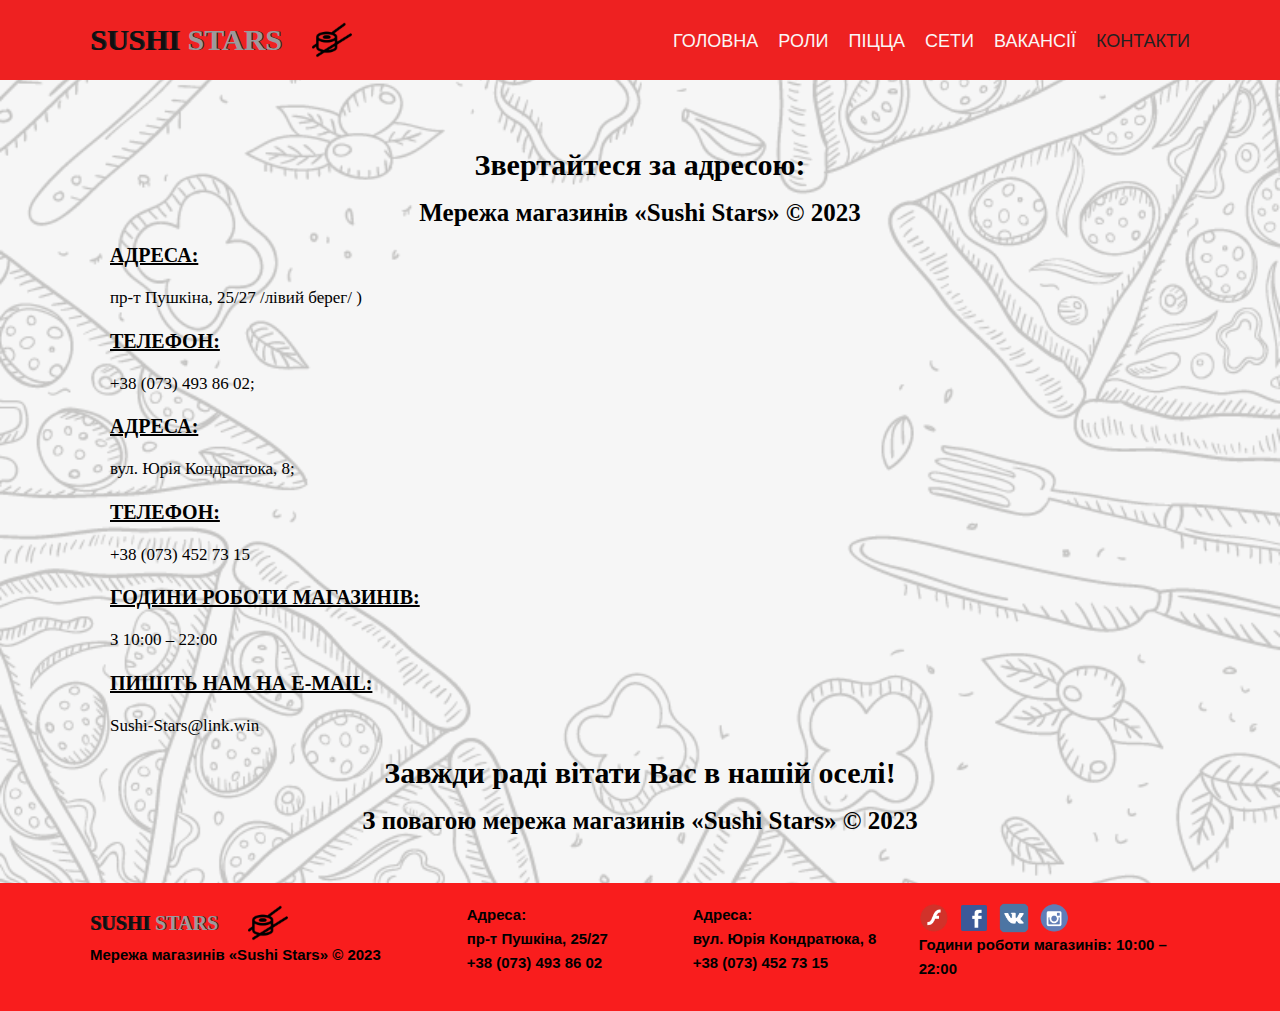
<file: contacts.html>
<!-- Сообщаем браузеру как стоит обрабатывать эту страницу -->
<!DOCTYPE html>
<!-- Оболочка документа, указываем язык содержимого -->
<html lang="ru">
	<!-- Заголовок страницы, контейнер для других важных данных (не отображается) -->
	<head>
		<!-- Заголовок страницы в браузере -->
		<title>Контакти</title>
        <!---Подключаем css-->
		<link rel="stylesheet" href="css/contacts.style.css" />

        <link rel="stylesheet" href="css/animate.css"> <!-- подключили для анимации с сайта https://wowjs.uk/docs.html -->

		<!-- Кодировка страницы -->
		<meta http-equiv="Content-type" content="text/html;charset=UTF-8" />

        <meta name="viewport" content="width=device-width, initial-scale=1.0"/>
	</head>
    <!-- Отображаемое тело страницы -->
    <body>
        <!-- Оболочка для демонстрации -->
<div class="wrapper"> <!-- wrapper -->
            <!-- Контент -->
            <header class="header">                                                          <!-- -------header------------- -->
                <div class="conteiner _conteiner"> <!-- который ограничит ШИРИНУ КОНТЕНТНОЙ ЧАСТИ -->   <!-- -------conteiner------------- -->
                    <div class="header__body"> <!-- Флекс-контейнер оболочка для logo-->
                        <div class="header_logo"> <!-- --------header_logo------------ -->
                            <a href="index.html"><span class="span-FIT">SUSHI</span> STARS</a>
                            <img src="img1/Ufun-2.png" class="header_logo-img" alt="">
                        </div>    <!-- --------header_logo------------ -->

                            <div class="header__burger"> <!-- это будет бургер меню ГОРИЗОНТАЛЬНЫЕ ПОЛОСКИ -->
                                <span></span> <!-- здесь будем рисовать СРЕДНЮЮ ПОЛОСКУ МЕНЮ -->
                            </div>

                                <nav class="header__menu">  <!-- создаем наше меню-ссылки -->   <!-- ------------menu_header-------------- -->
                                     <ul class="header__list"> <!-- оболочка для пунктов меню -->
                                        <li class="menu_header_link"><a href="index.html" class="menu_header_link1">Головна</a></li>
                                        <li class="menu_header_link"><a href="ROLU.html" class="menu_header_link1">Роли</a></li>
                                        <li class="menu_header_link"><a href="pizza.html" class="menu_header_link1">Пiцца</a></li>
                                        <li class="menu_header_link"><a href="SETU.html" class="menu_header_link1">Сети</a></li>
                                        <li class="menu_header_link"><a href="vakansii.html" class="menu_header_link1">Вакансії</a></li>
                                        <li class="menu_header_link"><a href="contacts.html" class="menu_header_link1 link_vip">Контакти</a></li>
                                     </ul>
                                </nav>                                            <!-- ------------menu_header-------------- -->
                    </div>  
                </div>                                                         <!-- -------conteiner------------- -->
            </header>                                                             <!-- -------header------------- -->
<!-- ------------------------------------------------header---------------------------------------------------------------------------- -->

<main class="main">

<!-- ===============================section_vakansii================================================ -->


<section class="section_vakansii BLOCK-section_vakansii">
    <div class="section_vakansii_conteiner _conteiner">

    <div class="section_vakansii_CONTENT">

        <div class="section_vakansii_TEXT-center"> <!-- text center -->
            <h3>Звертайтеся за адресою:</h3>
            <h4>Мережа магазинів «Sushi Stars» © 2023</h4>
        </div>


                    <div class="section_vakansii_BLOCK-s-foto"> <!-- линия 1 -->

                        <div class="section_vakansii_BLOCK-TEXT">
                            <h3>Адреса:</h3>
                            <h4>пр-т Пушкіна, 25/27 /лівий берег/ )</h4>
                            <h3>Телефон:</h3>
                            <h4>+38 (073) 493 86 02;</h4>
                            <h3>Адреса:</h3>
                            <h4>вул. Юрія Кондратюка, 8;</h4>
                            <h3>Телефон:</h3>
                            <h4>+38 (073) 452 73 15</h4>
                            <h3>Години роботи магазинів:</h3>
                            <h4>З 10:00 – 22:00</h4>
                            <h3>Пишiть нам на e-mail:</h3>
                            <h4>Sushi-Stars@link.win</h4>
                        </div>

                    </div>

                    <div class="section_vakansii_TEXT-center"> <!-- text center -->
                        <h3>Завжди радi вiтати Вас в нашiй оселi!</h3>
                        <h4>З повагою мережа магазинів «Sushi Stars» © 2023</h4>
                    </div>

    </div>

    </div>

                            <div class="section_vakansii_FOTO-na-block _ibg2">
                                <img src="доставка/fon.png" alt="">
                            </div>
</section>

<!-- ===============================section_UP================================================ -->




















</main>

<!-- ----------------------------------------------footer---------------------------- -->
<footer class="footer"> 
    <div class="footer_conteiner _conteiner">

        <div class="Foter_COLUMS">

            <div class="Footer_COLUMN1"><!-- колонка 1 -->
                <div class="header_logo2"> <!-- --------header_logo------------ -->
                    <a href="index.html"><span class="span-FIT">SUSHI</span> STARS</a>
                    <img src="img1/Ufun-2.png" class="header_logo-img" alt="">
                </div>    <!-- --------header_logo------------ -->

                    <div class="Footer_TITLE">
                        <h2>Мережа магазинів «Sushi Stars» © 2023</h2>
                    </div>

            </div>


            <div class="Footer_COLUMN3"><!-- колонка 3 -->
                <div class="Footer_adress">
                    <div class="Footer_adres1">
                        <h2>Адреса:</h2>
                        <h2>пр-т Пушкіна, 25/27</h2>
                        <h3>+38 (073) 493 86 02</h3>
                    </div>
                </div>
            </div>


            <div class="Footer_COLUMN3"><!-- колонка 4 -->
                <div class="Footer_adress">
                    <div class="Footer_adres1">
                        <h2>Адреса:</h2>
                        <h2>вул. Юрія Кондратюка, 8</h2>
                        <h3>+38 (073) 452 73 15</h3>
                    </div>
                </div>
            </div>


            <div class="Footer_COLUMN2"><!-- колонка 2 -->
                    <div class="Footer_ICONS">
                        <img src="img_footer/01.png"  class="header_logo-imgF" alt="">
                        <img src="img_footer/02.png"  class="header_logo-imgF"  alt="">
                        <img src="img_footer/03.png"  class="header_logo-imgF"  alt="">
                        <img src="img_footer/04.png"  class="header_logo-imgF"  alt="">
                    </div>
                    <div class="Footer_TEXT">
                            <h2>Години роботи магазинів: 10:00 – 22:00</h2>
                </div>
            </div>

        </div>
    </div>
</footer>


</div> <!-- -------wrapper------------- -->

              <!-- Подключаем jQuery -->
              <script src="https://code.jquery.com/jquery-3.6.1.min.js"></script>
              <!-- Подключаем слайдер Slick -->
              <script src="js/slick.min.js"></script> <!-- это находится  в папке js -->
              <!-- Подключаем файл скриптов -->
              <script src="js/script.js"></script>

              <script src="js/wow.min.js"></script> <!-- ------------подключили для анимации с сайта https://wowjs.uk/docs.html----------------- -->
              <script>                 
              new WOW().init(); 
             </script>               <!-- ---------подключили для анимации с сайта https://wowjs.uk/docs.html----------------------------------- -->

       <script type="text/javascript"></script> <!-- -----Защита текста на сайте от копирования!!!------- -->



</body>	
</html>
</file>
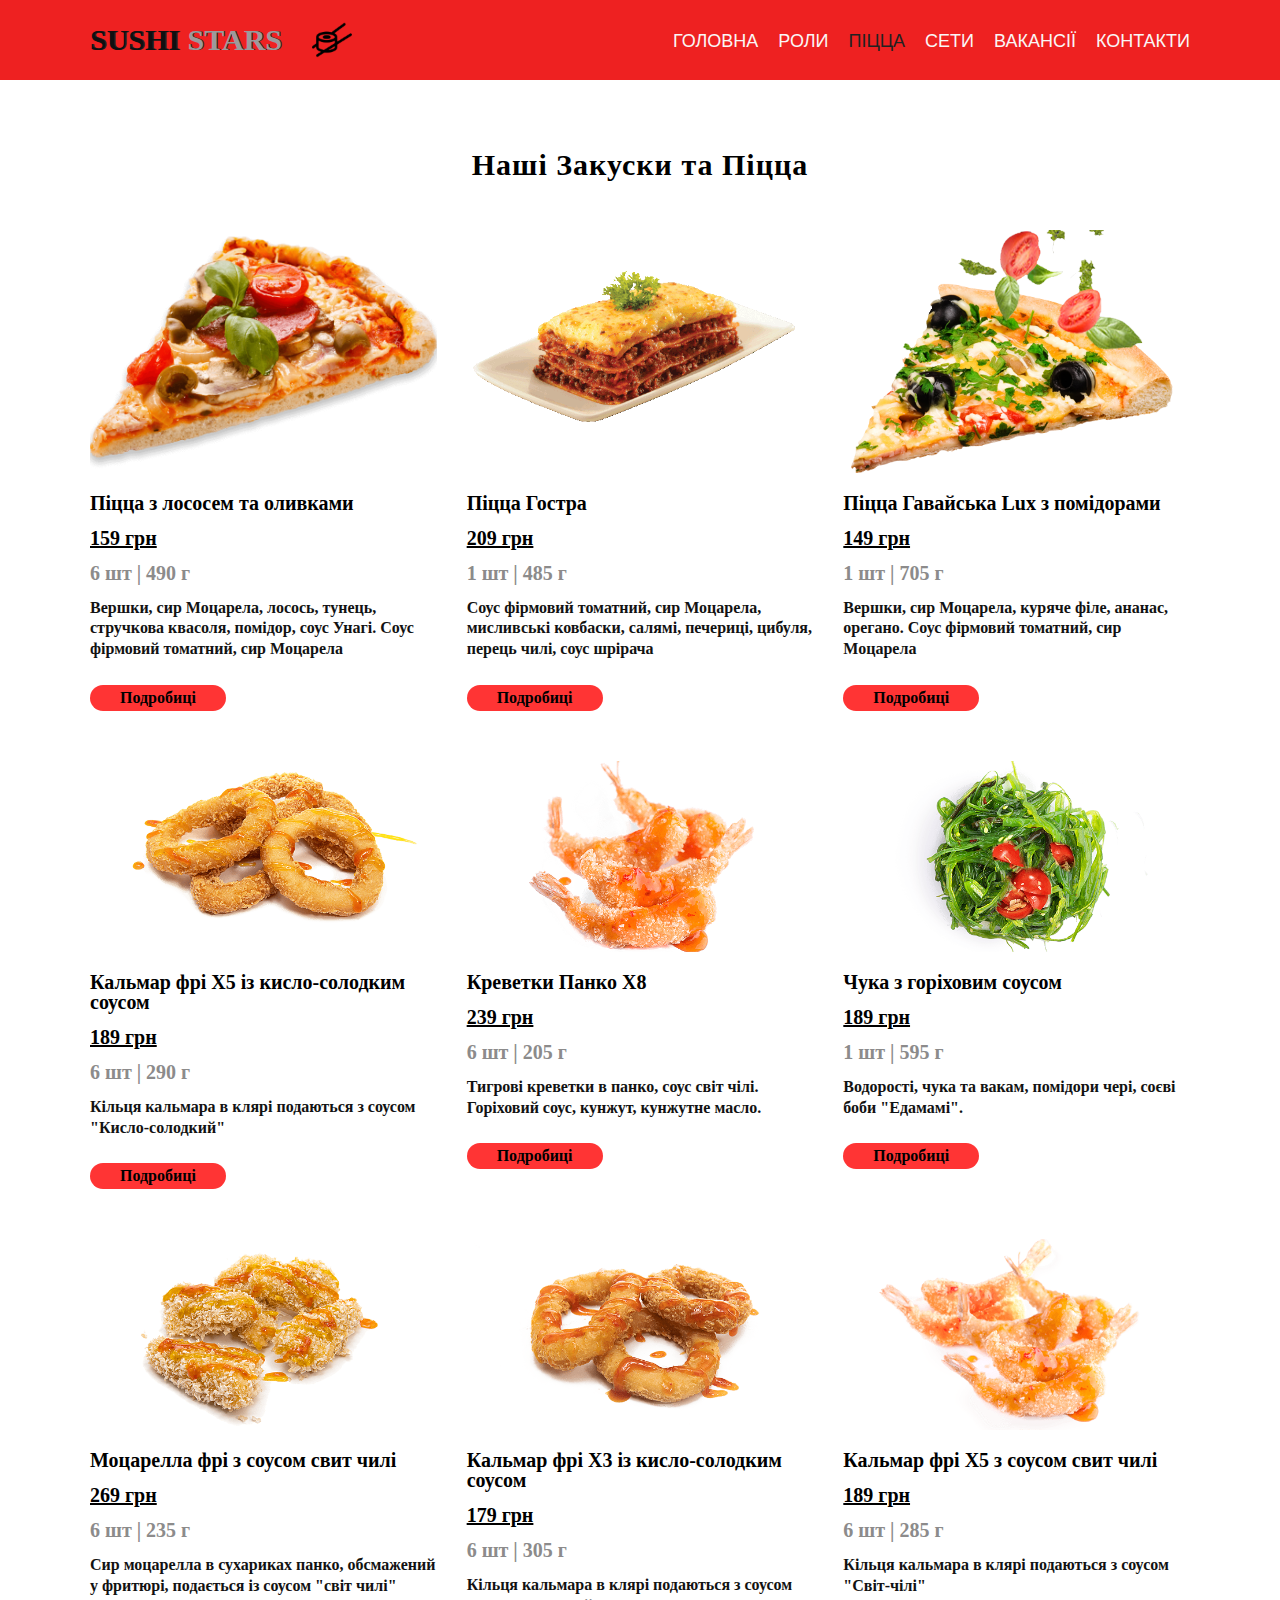
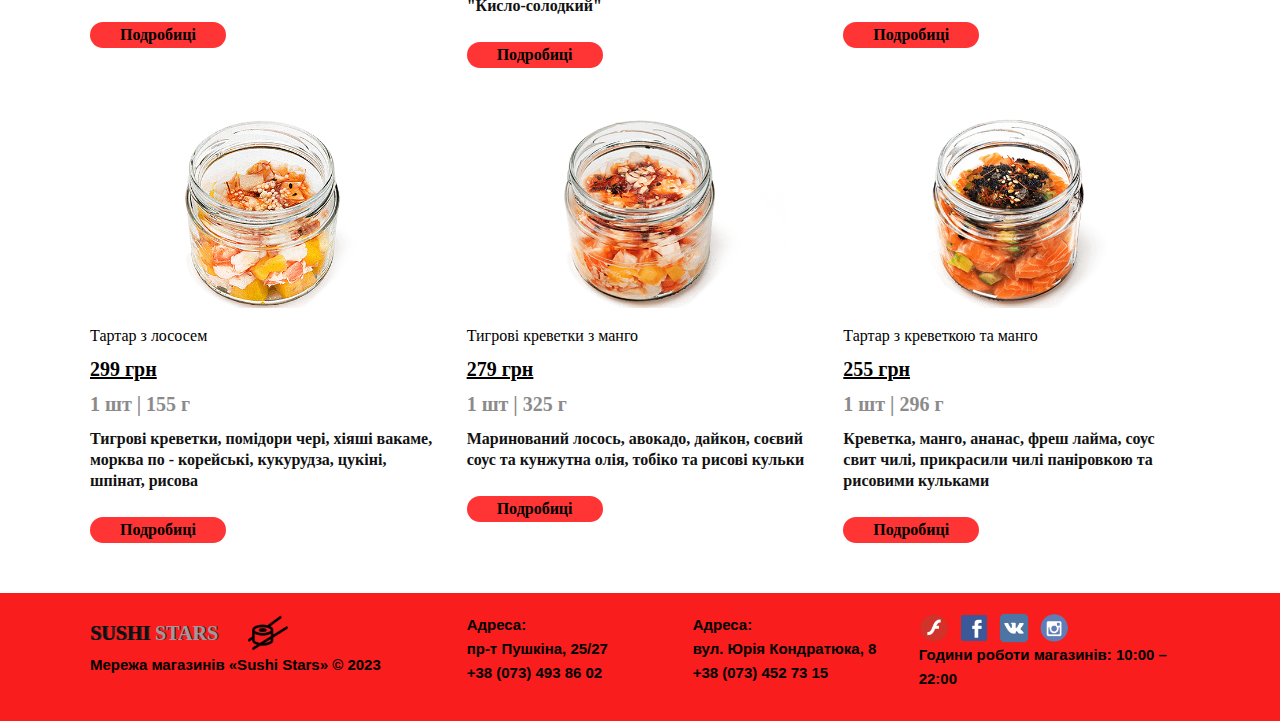
<file: pizza.html>
<!-- Сообщаем браузеру как стоит обрабатывать эту страницу -->
<!DOCTYPE html>
<!-- Оболочка документа, указываем язык содержимого -->
<html lang="ru">
	<!-- Заголовок страницы, контейнер для других важных данных (не отображается) -->
	<head>
		<!-- Заголовок страницы в браузере -->
		<title>ПИЦЦА</title>
        <!---Подключаем css-->
		<link rel="stylesheet" href="css/pizza.style.css" />

        <link rel="stylesheet" href="css/animate.css"> <!-- подключили для анимации с сайта https://wowjs.uk/docs.html -->

		<!-- Кодировка страницы -->
		<meta http-equiv="Content-type" content="text/html;charset=UTF-8" />

        <meta name="viewport" content="width=device-width, initial-scale=1.0"/>
	</head>
    <!-- Отображаемое тело страницы -->
    <body>
        <!-- Оболочка для демонстрации -->
<div class="wrapper"> <!-- wrapper -->
            <!-- Контент -->
            <header class="header">                                                          <!-- -------header------------- -->
                <div class="conteiner _conteiner"> <!-- который ограничит ШИРИНУ КОНТЕНТНОЙ ЧАСТИ -->   <!-- -------conteiner------------- -->
                    <div class="header__body"> <!-- Флекс-контейнер оболочка для logo-->
                        <div class="header_logo"> <!-- --------header_logo------------ -->
                            <a href="index.html"><span class="span-FIT">SUSHI</span> STARS</a>
                            <img src="img1/Ufun-2.png" class="header_logo-img" alt="">
                        </div>    <!-- --------header_logo------------ -->

                            <div class="header__burger"> <!-- это будет бургер меню ГОРИЗОНТАЛЬНЫЕ ПОЛОСКИ -->
                                <span></span> <!-- здесь будем рисовать СРЕДНЮЮ ПОЛОСКУ МЕНЮ -->
                            </div>

                                <nav class="header__menu">  <!-- создаем наше меню-ссылки -->   <!-- ------------menu_header-------------- -->
                                     <ul class="header__list"> <!-- оболочка для пунктов меню -->
                                        <li class="menu_header_link"><a href="index.html" class="menu_header_link1">Головна</a></li>
                                        <li class="menu_header_link"><a href="ROLU.html" class="menu_header_link1">Роли</a></li>
                                        <li class="menu_header_link"><a href="pizza.html" class="menu_header_link1 link_vip">Пiцца</a></li>
                                        <li class="menu_header_link"><a href="SETU.html" class="menu_header_link1">Сети</a></li>
                                        <li class="menu_header_link"><a href="vakansii.html" class="menu_header_link1">Вакансії</a></li>
                                        <li class="menu_header_link"><a href="contacts.html" class="menu_header_link1">Контакти</a></li>
                                     </ul>
                                </nav>                                            <!-- ------------menu_header-------------- -->
                    </div>  
                </div>                                                         <!-- -------conteiner------------- -->
            </header>                                                             <!-- -------header------------- -->
<!-- ------------------------------------------------header---------------------------------------------------------------------------- -->

<main class="main">


<!-- ===============================ection_pizza================================================ -->
<section id="section_pizza" class="section_pizza BLOCK-ection_pizza">
    <div class="ection_pizza_conteiner _conteiner">

        <div class="section_pizza_text-center"> <!-- text center -->
            <h3>Нашi Закуски та Пiцца</h3>
        </div>

        
                <div class="section_pizza-ROW"> <!-- линия 01  -->

                                <div class="section_pizza-COLUMNS">

                                    <div class="section_pizza-COLUMN"> <!-- колонка 01 -->
                                        <div class="section_pizza-FOTOr _ibg5">
                                            <img src="img1/пицца 03.png" alt="">
                                        </div>


                                                    <div class="section_pizza-TEXT">
                                                        <div class="section_pizza-TITLE">
                                                            <h3>Пiцца з лососем та оливками</h3>
                                                        </div>

                                                                <div class="section_pizza-PRICE">
                                                                    <h3>159 грн</h3>
                                                                </div>

                                                                        <div class="section_pizza_1-290g">
                                                                            <h3>6 шт | 490 г</h3>
                                                                        </div>

                                                                            <div class="section_pizza-SUBTITLE">
                                                                                <h3>Вершки, сир Моцарела, лосось, тунець, стручкова квасоля, помідор, соус Унагі. Соус фірмовий томатний, сир Моцарела</h3>
                                                                            </div>

                                                                                        <div class="Text-box_V-KOSHIK">
                                                                                            <a href="#"><h3>Подробицi</h3></a>
                                                                                    </div>

                                                    </div>

                                    </div>


                                    <div class="section_pizza-COLUMN"> <!-- колонка 02 -->
                                        <div class="section_pizza-FOTOr _ibg5">
                                            <img src="img1/пицца 02.png" alt="">
                                        </div>


                                                    <div class="section_pizza-TEXT">
                                                        <div class="section_pizza-TITLE">
                                                            <h3>Пiцца Гостра</h3>
                                                        </div>

                                                                <div class="section_pizza-PRICE">
                                                                    <h3>209 грн</h3>
                                                                </div>

                                                                        <div class="section_pizza_1-290g">
                                                                            <h3>1 шт | 485 г</h3>
                                                                        </div>

                                                                            <div class="section_pizza-SUBTITLE">
                                                                                <h3>Соус фірмовий томатний, сир Моцарела, мисливські ковбаски, салямі, печериці, цибуля, перець чилі, соус шрірача</h3>
                                                                            </div>

                                                                                        <div class="Text-box_V-KOSHIK">
                                                                                            <a href="#"><h3>Подробицi</h3></a>
                                                                                    </div>

                                                    </div>

                                    </div>


                                    <div class="section_pizza-COLUMN"> <!-- колонка 03 -->
                                        <div class="section_pizza-FOTOr _ibg5">
                                            <img src="img1/пицца 01.png" alt="">
                                        </div>


                                                    <div class="section_pizza-TEXT">
                                                        <div class="section_pizza-TITLE">
                                                            <h3>Пiцца Гавайська Lux з помiдорами</h3>
                                                        </div>

                                                                <div class="section_pizza-PRICE">
                                                                    <h3>149 грн</h3>
                                                                </div>

                                                                        <div class="section_pizza_1-290g">
                                                                            <h3>1 шт | 705 г</h3>
                                                                        </div>

                                                                            <div class="section_pizza-SUBTITLE">
                                                                                <h3>Вершки, сир Моцарела, куряче філе, ананас, орегано. Соус фірмовий томатний, сир Моцарела</h3>
                                                                            </div>

                                                                                        <div class="Text-box_V-KOSHIK">
                                                                                            <a href="#"><h3>Подробицi</h3></a>
                                                                                    </div>

                                                    </div>

                                    </div>

                                </div>
                </div>



                <div class="section_pizza-ROW"> <!-- линия 1  -->

                    <div class="section_pizza-COLUMNS">

                        <div class="section_pizza-COLUMN"> <!-- колонка 1 -->
                            <div class="section_pizza-FOTO _ibg5">
                                <img src="img_zakyski/11.png" alt="">
                            </div>


                                        <div class="section_pizza-TEXT">
                                            <div class="section_pizza-TITLE">
                                                <h3>Кальмар фрі Х5 із кисло-солодким соусом</h3>
                                            </div>

                                                    <div class="section_pizza-PRICE">
                                                        <h3>189 грн</h3>
                                                    </div>

                                                            <div class="section_pizza_1-290g">
                                                                <h3>6 шт | 290 г</h3>
                                                            </div>

                                                                <div class="section_pizza-SUBTITLE">
                                                                    <h3>Кільця кальмара в клярі подаються з соусом "Кисло-солодкий"</h3>
                                                                </div>

                                                                            <div class="Text-box_V-KOSHIK">
                                                                                <a href="#"><h3>Подробицi</h3></a>
                                                                           </div>

                                        </div>

                        </div>


                        <div class="section_pizza-COLUMN"> <!-- колонка 2 -->
                            <div class="section_pizza-FOTO _ibg5">
                                <img src="img_zakyski/14.png" alt="">
                            </div>


                                        <div class="section_pizza-TEXT">
                                            <div class="section_pizza-TITLE">
                                                <h3>Креветки Панко Х8</h3>
                                            </div>

                                                    <div class="section_pizza-PRICE">
                                                        <h3>239 грн</h3>
                                                    </div>

                                                            <div class="section_pizza_1-290g">
                                                                <h3>6 шт | 205 г</h3>
                                                            </div>

                                                                <div class="section_pizza-SUBTITLE">
                                                                    <h3>Тигрові креветки в панко, соус світ чілі. Горіховий соус, кунжут, кунжутне масло.</h3>
                                                                </div>

                                                                            <div class="Text-box_V-KOSHIK">
                                                                                <a href="#"><h3>Подробицi</h3></a>
                                                                           </div>

                                        </div>

                        </div>


                        <div class="section_pizza-COLUMN"> <!-- колонка 3 -->
                            <div class="section_pizza-FOTO _ibg5">
                                <img src="img_zakyski/15.png" alt="">
                            </div>


                                        <div class="section_pizza-TEXT">
                                            <div class="section_pizza-TITLE">
                                                <h3>Чука з горіховим соусом</h3>
                                            </div>

                                                    <div class="section_pizza-PRICE">
                                                        <h3>189 грн</h3>
                                                    </div>

                                                            <div class="section_pizza_1-290g">
                                                                <h3>1 шт | 595 г</h3>
                                                            </div>

                                                                <div class="section_pizza-SUBTITLE">
                                                                    <h3>Водорості, чука та вакам, помідори чері, соєві боби "Едамамі".</h3>
                                                                </div>

                                                                            <div class="Text-box_V-KOSHIK">
                                                                                <a href="#"><h3>Подробицi</h3></a>
                                                                           </div>

                                        </div>

                        </div>

                    </div>
                </div>



                <div class="section_pizza-ROW"> <!-- линия 2  -->

                    <div class="section_pizza-COLUMNS">

                        <div class="section_pizza-COLUMN"> <!-- колонка 4 -->
                            <div class="section_pizza-FOTO _ibg5">
                                <img src="img_zakyski/13.png" alt="">
                            </div>


                                        <div class="section_pizza-TEXT">
                                            <div class="section_pizza-TITLE">
                                                <h3>Моцарелла фрі з соусом свит чилі</h3>
                                            </div>

                                                    <div class="section_pizza-PRICE">
                                                        <h3>269 грн</h3>
                                                    </div>

                                                            <div class="section_pizza_1-290g">
                                                                <h3>6 шт | 235 г</h3>
                                                            </div>

                                                                <div class="section_pizza-SUBTITLE">
                                                                    <h3>Сир моцарелла в сухариках панко, обсмажений у фритюрі, подається із соусом "світ чилі"</h3>
                                                                </div>

                                                                            <div class="Text-box_V-KOSHIK">
                                                                                <a href="#"><h3>Подробицi</h3></a>
                                                                           </div>

                                        </div>

                        </div>


                        <div class="section_pizza-COLUMN"> <!-- колонка 5 -->
                            <div class="section_pizza-FOTO _ibg5">
                                <img src="img_zakyski/12.png" alt="">
                            </div>


                                        <div class="section_pizza-TEXT">
                                            <div class="section_pizza-TITLE">
                                                <h3>Кальмар фрі Х3 із кисло-солодким соусом</h3>
                                            </div>

                                                    <div class="section_pizza-PRICE">
                                                        <h3>179 грн</h3>
                                                    </div>

                                                            <div class="section_pizza_1-290g">
                                                                <h3>6 шт | 305 г</h3>
                                                            </div>

                                                                <div class="section_pizza-SUBTITLE">
                                                                    <h3>Кільця кальмара в клярі подаються з соусом "Кисло-солодкий"</h3>
                                                                </div>

                                                                            <div class="Text-box_V-KOSHIK">
                                                                                <a href="#"><h3>Подробицi</h3></a>
                                                                           </div>

                                        </div>

                        </div>


                        <div class="section_pizza-COLUMN"> <!-- колонка 6 -->
                            <div class="section_pizza-FOTO _ibg5">
                                <img src="img_zakyski/10.png" alt="">
                            </div>


                                        <div class="section_pizza-TEXT">
                                            <div class="section_pizza-TITLE">
                                                <h3>Кальмар фрі Х5 з соусом свит чилі</h3>
                                            </div>

                                                    <div class="section_pizza-PRICE">
                                                        <h3>189 грн</h3>
                                                    </div>

                                                            <div class="section_pizza_1-290g">
                                                                <h3>6 шт | 285 г</h3>
                                                            </div>

                                                                <div class="section_pizza-SUBTITLE">
                                                                    <h3>Кільця кальмара в клярі подаються з соусом "Світ-чілі"</h3>
                                                                </div>

                                                                            <div class="Text-box_V-KOSHIK">
                                                                                <a href="#"><h3>Подробицi</h3></a>
                                                                           </div>

                                        </div>

                        </div>

                    </div>
                </div>


                            
                <div class="section_pizza-ROW"> <!-- линия 3  -->

                    <div class="section_pizza-COLUMNS">

                        <div class="section_pizza-COLUMN"> <!-- колонка 7 -->
                            <div class="section_pizza-FOTO _ibg5">
                                <img src="img_zakyski/7.png" alt="">
                            </div>


                                        <div class="section_pizza-TEXT">
                                            <div class="section_SALATI-TITLE">
                                                <h3>Тартар з лососем</h3>
                                            </div>

                                                    <div class="section_pizza-PRICE">
                                                        <h3>299 грн</h3>
                                                    </div>

                                                            <div class="section_pizza_1-290g">
                                                                <h3>1 шт | 155 г</h3>
                                                            </div>

                                                                <div class="section_pizza-SUBTITLE">
                                                                    <h3>Тигрові креветки, помідори чері, хіяші вакаме, морква по - корейські, кукурудза, цукіні, шпінат, рисова</h3>
                                                                </div>

                                                                            <div class="Text-box_V-KOSHIK">
                                                                                <a href="#"><h3>Подробицi</h3></a>
                                                                           </div>

                                        </div>

                        </div>


                        <div class="section_pizza-COLUMN"> <!-- колонка 8 -->
                            <div class="section_pizza-FOTO _ibg5">
                                <img src="img_zakyski/08.png" alt="">
                            </div>


                                        <div class="section_pizza-TEXT">
                                            <div class="section_SALATI-TITLE">
                                                <h3>Тигрові креветки з манго</h3>
                                            </div>

                                                    <div class="section_pizza-PRICE">
                                                        <h3>279 грн</h3>
                                                    </div>

                                                            <div class="section_pizza_1-290g">
                                                                <h3>1 шт | 325 г</h3>
                                                            </div>

                                                                <div class="section_pizza-SUBTITLE">
                                                                    <h3>Маринований лосось, авокадо, дайкон, соєвий соус та кунжутна олія, тобіко та рисові кульки</h3>
                                                                </div>

                                                                            <div class="Text-box_V-KOSHIK">
                                                                                <a href="#"><h3>Подробицi</h3></a>
                                                                           </div>

                                        </div>

                        </div>


                        <div class="section_pizza-COLUMN"> <!-- колонка 9 -->
                            <div class="section_pizza-FOTO _ibg5">
                                <img src="img_zakyski/09.png" alt="">
                            </div>


                                        <div class="section_pizza-TEXT">
                                            <div class="section_SALATI-TITLE">
                                                <h3>Тартар з креветкою та манго</h3>
                                            </div>

                                                    <div class="section_pizza-PRICE">
                                                        <h3>255 грн</h3>
                                                    </div>

                                                            <div class="section_pizza_1-290g">
                                                                <h3>1 шт | 296 г</h3>
                                                            </div>

                                                                <div class="section_pizza-SUBTITLE">
                                                                    <h3>Креветка, манго, ананас, фреш лайма, соус свит чилі, прикрасили чилі паніровкою та рисовими кульками</h3>
                                                                </div>

                                                                            <div class="Text-box_V-KOSHIK">
                                                                                <a href="#"><h3>Подробицi</h3></a>
                                                                           </div>

                                        </div>

                        </div>


                    </div>
                </div>



    </div>
</section>

<!-- ===============================ection_SALATI================================================ -->


</main>



<!-- ----------------------------------------------footer---------------------------- -->
    <footer class="footer"> 
        <div class="footer_conteiner _conteiner">

            <div class="Foter_COLUMS">

                <div class="Footer_COLUMN1"><!-- колонка 1 -->
                    <div class="header_logo2"> <!-- --------header_logo------------ -->
                        <a href="index.html"><span class="span-FIT">SUSHI</span> STARS</a>
                        <img src="img1/Ufun-2.png" class="header_logo-img" alt="">
                    </div>    <!-- --------header_logo------------ -->

                        <div class="Footer_TITLE">
                            <h2>Мережа магазинів «Sushi Stars» © 2023</h2>
                        </div>

                </div>


                <div class="Footer_COLUMN3"><!-- колонка 3 -->
                    <div class="Footer_adress">
                        <div class="Footer_adres1">
                            <h2>Адреса:</h2>
                            <h2>пр-т Пушкіна, 25/27</h2>
                            <h3>+38 (073) 493 86 02</h3>
                        </div>
                    </div>
                </div>


                <div class="Footer_COLUMN3"><!-- колонка 4 -->
                    <div class="Footer_adress">
                        <div class="Footer_adres1">
                            <h2>Адреса:</h2>
                            <h2>вул. Юрія Кондратюка, 8</h2>
                            <h3>+38 (073) 452 73 15</h3>
                        </div>
                    </div>
                </div>


                <div class="Footer_COLUMN2"><!-- колонка 2 -->
                        <div class="Footer_ICONS">
                            <img src="img_footer/01.png"  class="header_logo-imgF" alt="">
                            <img src="img_footer/02.png"  class="header_logo-imgF"  alt="">
                            <img src="img_footer/03.png"  class="header_logo-imgF"  alt="">
                            <img src="img_footer/04.png"  class="header_logo-imgF"  alt="">
                        </div>
                        <div class="Footer_TEXT">
                                <h2>Години роботи магазинів: 10:00 – 22:00</h2>
                    </div>
                </div>

            </div>
        </div>
    </footer>


</div> <!-- -------wrapper------------- -->

                  <!-- Подключаем jQuery -->
                  <script src="https://code.jquery.com/jquery-3.6.1.min.js"></script>
                  <!-- Подключаем слайдер Slick -->
                  <script src="js/slick.min.js"></script> <!-- это находится  в папке js -->
                  <!-- Подключаем файл скриптов -->
                  <script src="js/script.js"></script>

                  <script src="js/wow.min.js"></script> <!-- ------------подключили для анимации с сайта https://wowjs.uk/docs.html----------------- -->
                  <script>                 
                  new WOW().init(); 
                 </script>               <!-- ---------подключили для анимации с сайта https://wowjs.uk/docs.html----------------------------------- -->

           <script type="text/javascript"></script> <!-- -----Защита текста на сайте от копирования!!!------- -->



    </body>	
</html>
</file>
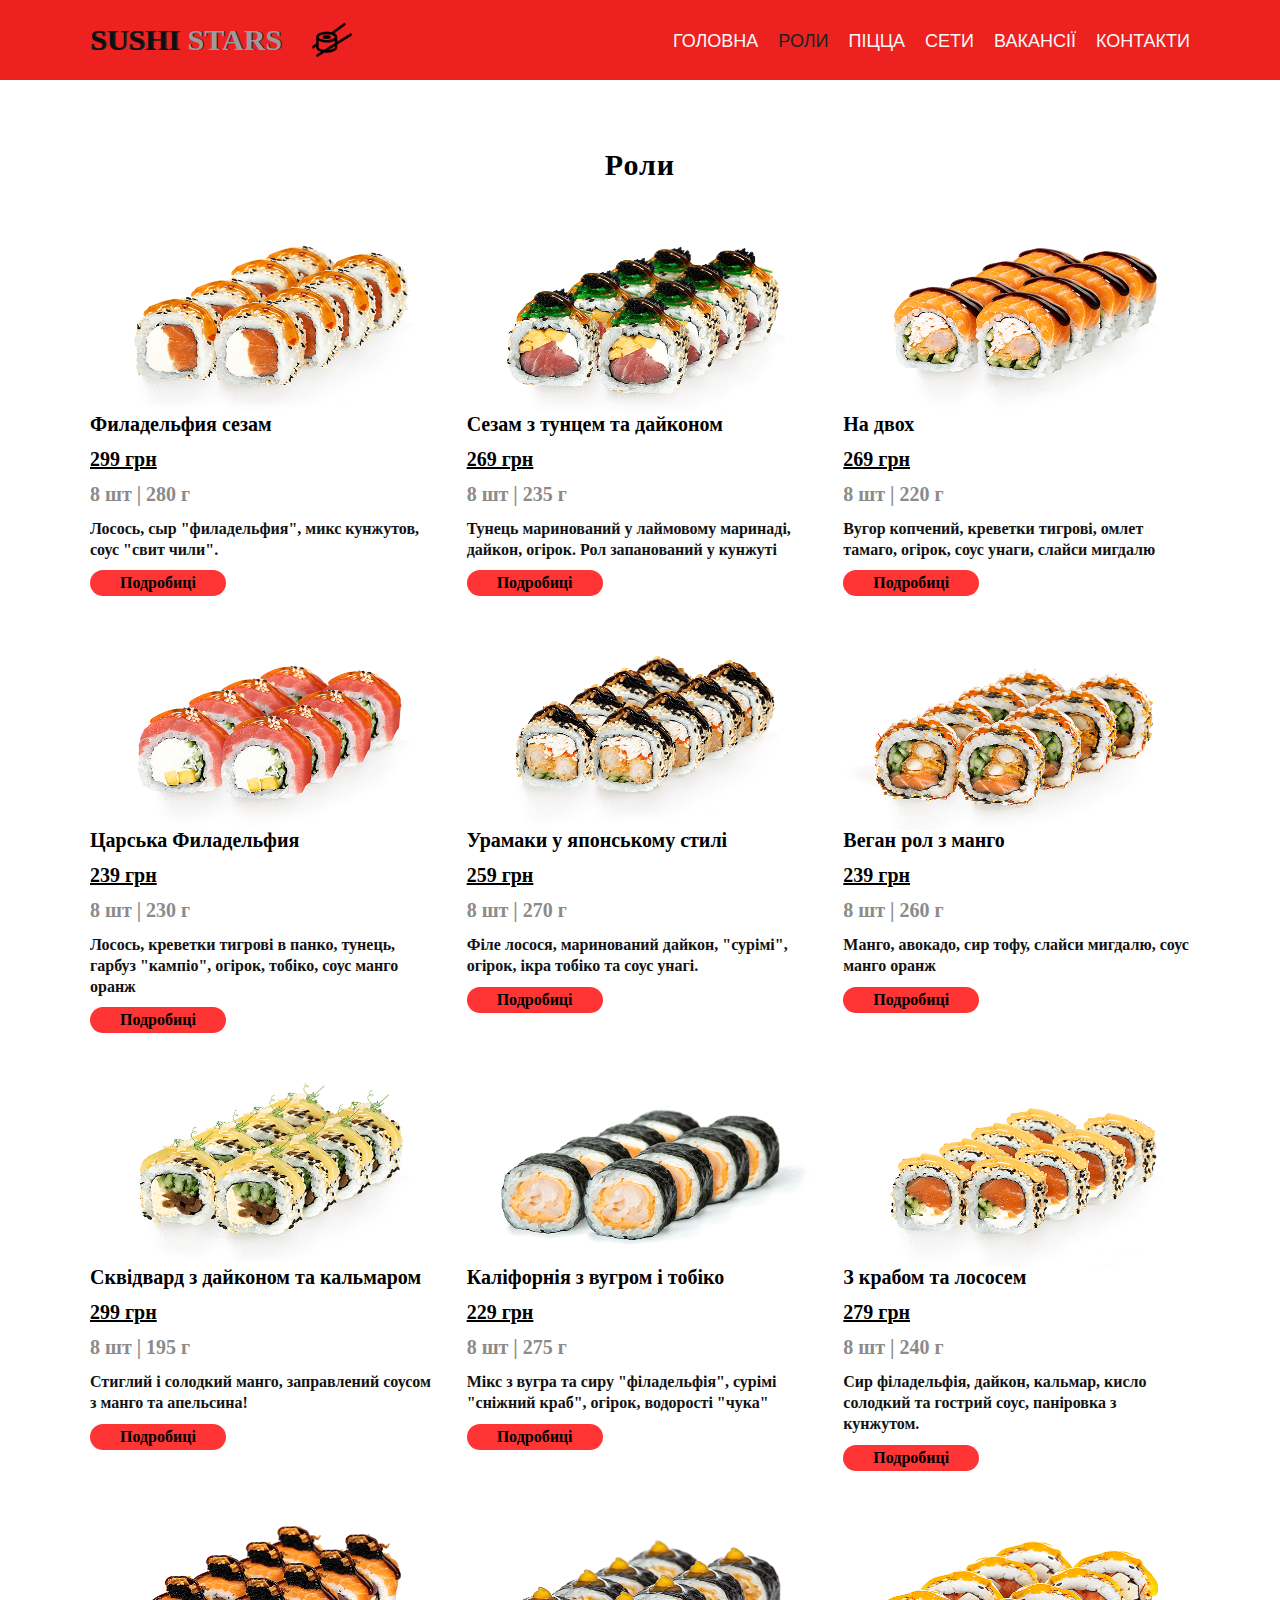
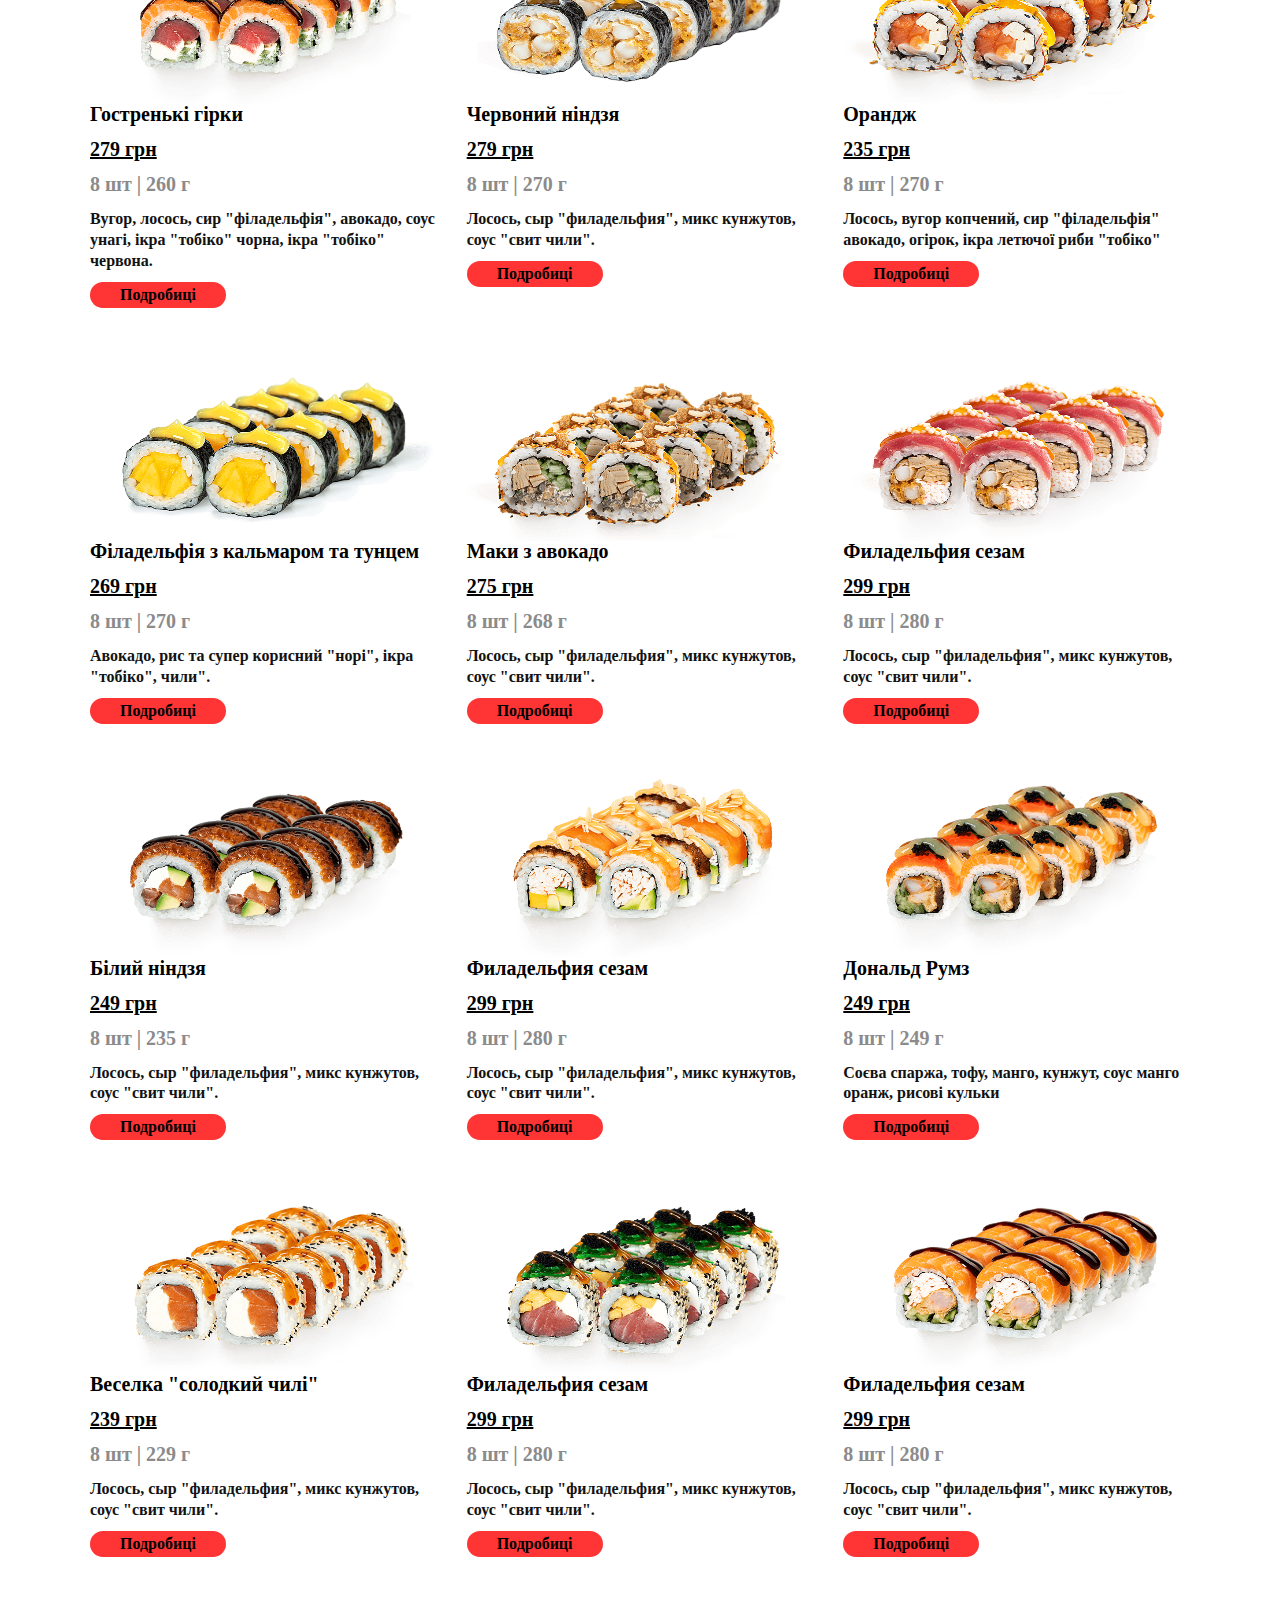
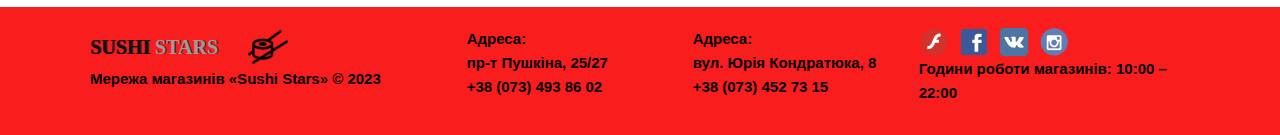
<file: ROLU.html>
<!-- Сообщаем браузеру как стоит обрабатывать эту страницу -->
<!DOCTYPE html>
<!-- Оболочка документа, указываем язык содержимого -->
<html lang="ru">
	<!-- Заголовок страницы, контейнер для других важных данных (не отображается) -->
	<head>
		<!-- Заголовок страницы в браузере -->
		<title>Суши</title>
        <!---Подключаем css-->
		<link rel="stylesheet" href="css/ROLU.style.css" />

        <link rel="stylesheet" href="css/animate.css"> <!-- подключили для анимации с сайта https://wowjs.uk/docs.html -->

		<!-- Кодировка страницы -->
		<meta http-equiv="Content-type" content="text/html;charset=UTF-8" />

        <meta name="viewport" content="width=device-width, initial-scale=1.0"/>
	</head>
    <!-- Отображаемое тело страницы -->
    <body>
        <!-- Оболочка для демонстрации -->
<div class="wrapper"> <!-- wrapper -->
            <!-- Контент -->
            <header class="header">                                                          <!-- -------header------------- -->
                <div class="conteiner _conteiner"> <!-- который ограничит ШИРИНУ КОНТЕНТНОЙ ЧАСТИ -->   <!-- -------conteiner------------- -->
                    <div class="header__body"> <!-- Флекс-контейнер оболочка для logo-->
                        <div class="header_logo"> <!-- --------header_logo------------ -->
                            <a href="index.html"><span class="span-FIT">SUSHI</span> STARS</a>
                            <img src="img1/Ufun-2.png" class="header_logo-img" alt="">
                        </div>    <!-- --------header_logo------------ -->

                            <div class="header__burger"> <!-- это будет бургер меню ГОРИЗОНТАЛЬНЫЕ ПОЛОСКИ -->
                                <span></span> <!-- здесь будем рисовать СРЕДНЮЮ ПОЛОСКУ МЕНЮ -->
                            </div>

                                <nav class="header__menu">  <!-- создаем наше меню-ссылки -->   <!-- ------------menu_header-------------- -->
                                     <ul class="header__list"> <!-- оболочка для пунктов меню -->
                                        <li class="menu_header_link"><a href="index.html" class="menu_header_link1">Головна</a></li>
                                        <li class="menu_header_link"><a href="ROLU.html" class="menu_header_link1 link_vip">Роли</a></li>
                                        <li class="menu_header_link"><a href="pizza.html" class="menu_header_link1">Пiцца</a></li>
                                        <li class="menu_header_link"><a href="SETU.html" class="menu_header_link1">Сети</a></li>
                                        <li class="menu_header_link"><a href="vakansii.html" class="menu_header_link1">Вакансії</a></li>
                                        <li class="menu_header_link"><a href="contacts.html" class="menu_header_link1">Контакти</a></li>
                                     </ul>
                                </nav>                                            <!-- ------------menu_header-------------- -->
                    </div>  
                </div>                                                         <!-- -------conteiner------------- -->
            </header>                                                             <!-- -------header------------- -->
<!-- ------------------------------------------------header---------------------------------------------------------------------------- -->

<main class="main">



<!-- ===============================section_SUSHi_na-belom================================================ -->
<section class="section_ROLU_na- _ROLU_na-belom">
    <div class="section_ROLU_na-belom_conteiner _conteiner">

        <div class="section_ROLU_na-text-center-"> <!-- text center -->
            <h3>Роли</h3>
        </div>

                <div class="section_ROLU_na-belom_ROW"> <!-- линия 1 -->
                    <div class="section_ROLU_na-_COLUMS"> <!-- КОЛОНКИ -->

                            <div class="section_ROLU_na-_COLUMN"> <!-- колонка 1 -->
                                <div class="section_ROLU_na-_FOTO _ibg5">
                                    <img src="img1/роли 01.png" alt="">
                                </div>


                                            <div class="section_ROLU_na-_TEXT-box">
                                                <div class="Text-box_TITLEe">
                                                    <h3>Филадельфия сезам</h3>
                                                </div>

                                                        <div class="Text-box_PRICEe">
                                                            <h3>299 грн</h3>
                                                        </div>

                                                                <div class="Text-box_24-910">
                                                                    <h3>8 шт | 280 г</h3>
                                                                </div>

                                                                    <div class="TEXT_SUBTITLE-BOXe">
                                                                        <div class="Text-box_SUBTITLEe">
                                                                            <h3>Лосось, сыр "филадельфия", микс кунжутов, соус "свит чили".</h3>
                                                                        </div>

                                                                                <div class="Text-box_V-KOSHIK">
                                                                                     <a href="#"><h3>Подробицi</h3></a>
                                                                                </div>

                                                                    </div>

                                            </div>
                            </div>


                            <div class="section_ROLU_na-_COLUMN"> <!-- колонка 2 -->
                                <div class="section_ROLU_na-_FOTO _ibg5">
                                    <img src="img1/роли 02.png" alt="">
                                </div>


                                            <div class="section_ROLU_na-_TEXT-box">
                                                <div class="Text-box_TITLEe">
                                                    <h3>Сезам з тунцем та дайконом </h3>
                                                </div>

                                                        <div class="Text-box_PRICEe">
                                                            <h3>269 грн</h3>
                                                        </div>

                                                                <div class="Text-box_24-910">
                                                                    <h3>8 шт | 235 г</h3>
                                                                </div>

                                                                    <div class="TEXT_SUBTITLE-BOXe">
                                                                        <div class="Text-box_SUBTITLEe">
                                                                            <h3>Тунець маринований у лаймовому маринаді, дайкон, огірок. Рол запанований у кунжуті</h3>
                                                                        </div>

                                                                                <div class="Text-box_V-KOSHIK">
                                                                                     <a href="#"><h3>Подробицi</h3></a>
                                                                                </div>

                                                                    </div>

                                            </div>
                            </div>


                            <div class="section_ROLU_na-_COLUMN"> <!-- колонка 3 -->
                                <div class="section_ROLU_na-_FOTO _ibg5">
                                    <img src="img1/роли 03.png" alt="">
                                </div>


                                            <div class="section_ROLU_na-_TEXT-box">
                                                <div class="Text-box_TITLEe">
                                                    <h3>На двох</h3>
                                                </div>

                                                        <div class="Text-box_PRICEe">
                                                            <h3>269 грн</h3>
                                                        </div>

                                                                <div class="Text-box_24-910">
                                                                    <h3>8 шт | 220 г</h3>
                                                                </div>

                                                                    <div class="TEXT_SUBTITLE-BOXe">
                                                                        <div class="Text-box_SUBTITLEe">
                                                                            <h3>Вугор копчений, креветки тигрові, омлет тамаго, огірок, соус унаги, слайси мигдалю</h3>
                                                                        </div>

                                                                                <div class="Text-box_V-KOSHIK">
                                                                                     <a href="#"><h3>Подробицi</h3></a>
                                                                                </div>

                                                                    </div>

                                            </div>
                            </div>

                    </div>
                </div>


                <div class="section_ROLU_na-belom_ROW"> <!-- линия 2 -->
                    <div class="section_ROLU_na-_COLUMS"> <!-- КОЛОНКИ -->

                            <div class="section_ROLU_na-_COLUMN"> <!-- колонка 1 -->
                                <div class="section_ROLU_na-_FOTO _ibg5">
                                    <img src="img1/роли 04.png" alt="">
                                </div>


                                            <div class="section_ROLU_na-_TEXT-box">
                                                <div class="Text-box_TITLEe">
                                                    <h3>Царська Филадельфия</h3>
                                                </div>

                                                        <div class="Text-box_PRICEe">
                                                            <h3>239 грн</h3>
                                                        </div>

                                                                <div class="Text-box_24-910">
                                                                    <h3>8 шт | 230 г</h3>
                                                                </div>

                                                                    <div class="TEXT_SUBTITLE-BOXe">
                                                                        <div class="Text-box_SUBTITLEe">
                                                                            <h3>Лосось, креветки тигрові в панко, тунець, гарбуз "кампіо", огірок, тобіко, соус манго оранж</h3>
                                                                        </div>

                                                                                <div class="Text-box_V-KOSHIK">
                                                                                     <a href="#"><h3>Подробицi</h3></a>
                                                                                </div>

                                                                    </div>

                                            </div>
                            </div>



                            <div class="section_ROLU_na-_COLUMN"> <!-- колонка 2 -->
                                <div class="section_ROLU_na-_FOTO _ibg5">
                                    <img src="img1/роли 05.png" alt="">
                                </div>

                                            <div class="section_ROLU_na-_TEXT-box">
                                                <div class="Text-box_TITLEe">
                                                    <h3>Урамаки у японському стилі</h3>
                                                </div>

                                                        <div class="Text-box_PRICEe">
                                                            <h3>259 грн</h3>
                                                        </div>

                                                                <div class="Text-box_24-910">
                                                                    <h3>8 шт | 270 г</h3>
                                                                </div>

                                                                    <div class="TEXT_SUBTITLE-BOXe">
                                                                        <div class="Text-box_SUBTITLEe">
                                                                            <h3>Філе лосося, маринований дайкон, "сурімі", огірок, ікра тобіко та соус унагі.</h3>
                                                                        </div>

                                                                                <div class="Text-box_V-KOSHIK">
                                                                                     <a href="#"><h3>Подробицi</h3></a>
                                                                                </div>

                                                                    </div>

                                            </div>
                            </div>


                            <div class="section_ROLU_na-_COLUMN"> <!-- колонка 3 -->
                                <div class="section_ROLU_na-_FOTO _ibg5">
                                    <img src="img1/роли 06.png" alt="">
                                </div>


                                            <div class="section_ROLU_na-_TEXT-box">
                                                <div class="Text-box_TITLEe">
                                                    <h3>Веган рол з манго</h3>
                                                </div>

                                                        <div class="Text-box_PRICEe">
                                                            <h3>239 грн</h3>
                                                        </div>

                                                                <div class="Text-box_24-910">
                                                                    <h3>8 шт | 260 г</h3>
                                                                </div>

                                                                    <div class="TEXT_SUBTITLE-BOXe">
                                                                        <div class="Text-box_SUBTITLEe">
                                                                            <h3>Манго, авокадо, сир тофу, слайси мигдалю, соус манго оранж</h3>
                                                                        </div>

                                                                                <div class="Text-box_V-KOSHIK">
                                                                                     <a href="#"><h3>Подробицi</h3></a>
                                                                                </div>

                                                                    </div>

                                            </div>
                            </div>

                    </div>
                </div>



                <div class="section_ROLU_na-belom_ROW"> <!-- линия 3 -->
                    <div class="section_ROLU_na-_COLUMS"> <!-- КОЛОНКИ -->

                            <div class="section_ROLU_na-_COLUMN"> <!-- колонка 1 -->
                                <div class="section_ROLU_na-_FOTO _ibg5">
                                    <img src="img1/роли 07.png" alt="">
                                </div>


                                            <div class="section_ROLU_na-_TEXT-box">
                                                <div class="Text-box_TITLEe">
                                                    <h3>Сквідвард з дайконом та кальмаром</h3>
                                                </div>

                                                        <div class="Text-box_PRICEe">
                                                            <h3>299 грн</h3>
                                                        </div>

                                                                <div class="Text-box_24-910">
                                                                    <h3>8 шт | 195 г</h3>
                                                                </div>

                                                                    <div class="TEXT_SUBTITLE-BOXe">
                                                                        <div class="Text-box_SUBTITLEe">
                                                                            <h3>Стиглий і солодкий манго, заправлений соусом з манго та апельсина!</h3>
                                                                        </div>

                                                                                <div class="Text-box_V-KOSHIK">
                                                                                     <a href="#"><h3>Подробицi</h3></a>
                                                                                </div>

                                                                    </div>

                                            </div>
                            </div>


                            <div class="section_ROLU_na-_COLUMN"> <!-- колонка 2 -->
                                <div class="section_ROLU_na-_FOTO _ibg5">
                                    <img src="img1/роли 08.png" alt="">
                                </div>


                                            <div class="section_ROLU_na-_TEXT-box">
                                                <div class="Text-box_TITLEe">
                                                    <h3>Каліфорнія з вугром і тобіко</h3>
                                                </div>

                                                        <div class="Text-box_PRICEe">
                                                            <h3>229 грн</h3>
                                                        </div>

                                                                <div class="Text-box_24-910">
                                                                    <h3>8 шт | 275 г</h3>
                                                                </div>

                                                                    <div class="TEXT_SUBTITLE-BOXe">
                                                                        <div class="Text-box_SUBTITLEe">
                                                                            <h3>Мікс з вугра та сиру "філадельфія", сурімі "сніжний краб", огірок, водорості "чука"</h3>
                                                                        </div>

                                                                                <div class="Text-box_V-KOSHIK">
                                                                                     <a href="#"><h3>Подробицi</h3></a>
                                                                                </div>

                                                                    </div>

                                            </div>
                            </div>


                            <div class="section_ROLU_na-_COLUMN"> <!-- колонка 3 -->
                                <div class="section_ROLU_na-_FOTO _ibg5">
                                    <img src="img1/роли 09.png" alt="">
                                </div>


                                            <div class="section_ROLU_na-_TEXT-box">
                                                <div class="Text-box_TITLEe">
                                                    <h3>З крабом та лососем </h3>
                                                </div>

                                                        <div class="Text-box_PRICEe">
                                                            <h3>279 грн</h3>
                                                        </div>

                                                                <div class="Text-box_24-910">
                                                                    <h3>8 шт | 240 г</h3>
                                                                </div>

                                                                    <div class="TEXT_SUBTITLE-BOXe">
                                                                        <div class="Text-box_SUBTITLEe">
                                                                            <h3>Сир філадельфія, дайкон, кальмар, кисло солодкий та гострий соус, паніровка з кунжутом.</h3>
                                                                        </div>

                                                                                <div class="Text-box_V-KOSHIK">
                                                                                     <a href="#"><h3>Подробицi</h3></a>
                                                                                </div>

                                                                    </div>

                                            </div>
                            </div>

                    </div>
                </div>



                <div class="section_ROLU_na-belom_ROW"> <!-- линия 4 -->
                    <div class="section_ROLU_na-_COLUMS"> <!-- КОЛОНКИ -->

                            <div class="section_ROLU_na-_COLUMN"> <!-- колонка 1 -->
                                <div class="section_ROLU_na-_FOTO _ibg5">
                                    <img src="img1/роли 10.png" alt="">
                                </div>


                                            <div class="section_ROLU_na-_TEXT-box">
                                                <div class="Text-box_TITLEe">
                                                    <h3>Гостренькi гiрки</h3>
                                                </div>

                                                        <div class="Text-box_PRICEe">
                                                            <h3>279 грн</h3>
                                                        </div>

                                                                <div class="Text-box_24-910">
                                                                    <h3>8 шт | 260 г</h3>
                                                                </div>

                                                                    <div class="TEXT_SUBTITLE-BOXe">
                                                                        <div class="Text-box_SUBTITLEe">
                                                                            <h3>Вугор, лосось, сир "філадельфія", авокадо, соус унагі, ікра "тобіко" чорна, ікра "тобіко" червона.</h3>
                                                                        </div>

                                                                                <div class="Text-box_V-KOSHIK">
                                                                                     <a href="#"><h3>Подробицi</h3></a>
                                                                                </div>

                                                                    </div>

                                            </div>
                            </div>


                            <div class="section_ROLU_na-_COLUMN"> <!-- колонка 2 -->
                                <div class="section_ROLU_na-_FOTO _ibg5">
                                    <img src="img1/роли 11.png" alt="">
                                </div>


                                            <div class="section_ROLU_na-_TEXT-box">
                                                <div class="Text-box_TITLEe">
                                                    <h3>Червоний ніндзя</h3>
                                                </div>

                                                        <div class="Text-box_PRICEe">
                                                            <h3>279 грн</h3>
                                                        </div>

                                                                <div class="Text-box_24-910">
                                                                    <h3>8 шт | 270 г</h3>
                                                                </div>

                                                                    <div class="TEXT_SUBTITLE-BOXe">
                                                                        <div class="Text-box_SUBTITLEe">
                                                                            <h3>Лосось, сыр "филадельфия", микс кунжутов, соус "свит чили".</h3>
                                                                        </div>

                                                                                <div class="Text-box_V-KOSHIK">
                                                                                     <a href="#"><h3>Подробицi</h3></a>
                                                                                </div>

                                                                    </div>

                                            </div>
                            </div>


                            <div class="section_ROLU_na-_COLUMN"> <!-- колонка 3 -->
                                <div class="section_ROLU_na-_FOTO _ibg5">
                                    <img src="img1/роли 12.png" alt="">
                                </div>


                                            <div class="section_ROLU_na-_TEXT-box">
                                                <div class="Text-box_TITLEe">
                                                    <h3>Орандж</h3>
                                                </div>

                                                        <div class="Text-box_PRICEe">
                                                            <h3>235 грн</h3>
                                                        </div>

                                                                <div class="Text-box_24-910">
                                                                    <h3>8 шт | 270 г</h3>
                                                                </div>

                                                                    <div class="TEXT_SUBTITLE-BOXe">
                                                                        <div class="Text-box_SUBTITLEe">
                                                                            <h3>Лосось, вугор копчений, сир "філадельфія" авокадо, огірок, ікра летючої риби "тобіко"</h3>
                                                                        </div>

                                                                                <div class="Text-box_V-KOSHIK">
                                                                                     <a href="#"><h3>Подробицi</h3></a>
                                                                                </div>

                                                                    </div>

                                            </div>
                            </div>

                    </div>
                </div>



                <div class="section_ROLU_na-belom_ROW"> <!-- линия 5 -->
                    <div class="section_ROLU_na-_COLUMS"> <!-- КОЛОНКИ -->

                            <div class="section_ROLU_na-_COLUMN"> <!-- колонка 1 -->
                                <div class="section_ROLU_na-_FOTO _ibg5">
                                    <img src="img1/роли 13.png" alt="">
                                </div>


                                            <div class="section_ROLU_na-_TEXT-box">
                                                <div class="Text-box_TITLEe">
                                                    <h3>Філадельфія з кальмаром та тунцем</h3>
                                                </div>

                                                        <div class="Text-box_PRICEe">
                                                            <h3>269 грн</h3>
                                                        </div>

                                                                <div class="Text-box_24-910">
                                                                    <h3>8 шт | 270 г</h3>
                                                                </div>

                                                                    <div class="TEXT_SUBTITLE-BOXe">
                                                                        <div class="Text-box_SUBTITLEe">
                                                                            <h3>Авокадо, рис та супер корисний "норі", ікра "тобіко", чили".</h3>
                                                                        </div>

                                                                                <div class="Text-box_V-KOSHIK">
                                                                                     <a href="#"><h3>Подробицi</h3></a>
                                                                                </div>

                                                                    </div>

                                            </div>
                            </div>


                            <div class="section_ROLU_na-_COLUMN"> <!-- колонка 2 -->
                                <div class="section_ROLU_na-_FOTO _ibg5">
                                    <img src="img1/роли 14.png" alt="">
                                </div>


                                            <div class="section_ROLU_na-_TEXT-box">
                                                <div class="Text-box_TITLEe">
                                                    <h3>Маки з авокадо</h3>
                                                </div>

                                                        <div class="Text-box_PRICEe">
                                                            <h3>275 грн</h3>
                                                        </div>

                                                                <div class="Text-box_24-910">
                                                                    <h3>8 шт | 268 г</h3>
                                                                </div>

                                                                    <div class="TEXT_SUBTITLE-BOXe">
                                                                        <div class="Text-box_SUBTITLEe">
                                                                            <h3>Лосось, сыр "филадельфия", микс кунжутов, соус "свит чили".</h3>
                                                                        </div>

                                                                                <div class="Text-box_V-KOSHIK">
                                                                                     <a href="#"><h3>Подробицi</h3></a>
                                                                                </div>

                                                                    </div>

                                            </div>
                            </div>


                            <div class="section_ROLU_na-_COLUMN"> <!-- колонка 3 -->
                                <div class="section_ROLU_na-_FOTO _ibg5">
                                    <img src="img1/роли 15.png" alt="">
                                </div>


                                            <div class="section_ROLU_na-_TEXT-box">
                                                <div class="Text-box_TITLEe">
                                                    <h3>Филадельфия сезам</h3>
                                                </div>

                                                        <div class="Text-box_PRICEe">
                                                            <h3>299 грн</h3>
                                                        </div>

                                                                <div class="Text-box_24-910">
                                                                    <h3>8 шт | 280 г</h3>
                                                                </div>

                                                                    <div class="TEXT_SUBTITLE-BOXe">
                                                                        <div class="Text-box_SUBTITLEe">
                                                                            <h3>Лосось, сыр "филадельфия", микс кунжутов, соус "свит чили".</h3>
                                                                        </div>

                                                                                <div class="Text-box_V-KOSHIK">
                                                                                     <a href="#"><h3>Подробицi</h3></a>
                                                                                </div>

                                                                    </div>

                                            </div>
                            </div>

                    </div>
                </div>



                <div class="section_ROLU_na-belom_ROW"> <!-- линия 6 -->
                    <div class="section_ROLU_na-_COLUMS"> <!-- КОЛОНКИ -->

                            <div class="section_ROLU_na-_COLUMN"> <!-- колонка 1 -->
                                <div class="section_ROLU_na-_FOTO _ibg5">
                                    <img src="img1/роли 16.png" alt="">
                                </div>


                                            <div class="section_ROLU_na-_TEXT-box">
                                                <div class="Text-box_TITLEe">
                                                    <h3>Бiлий ніндзя</h3>
                                                </div>

                                                        <div class="Text-box_PRICEe">
                                                            <h3>249 грн</h3>
                                                        </div>

                                                                <div class="Text-box_24-910">
                                                                    <h3>8 шт | 235 г</h3>
                                                                </div>

                                                                    <div class="TEXT_SUBTITLE-BOXe">
                                                                        <div class="Text-box_SUBTITLEe">
                                                                            <h3>Лосось, сыр "филадельфия", микс кунжутов, соус "свит чили".</h3>
                                                                        </div>

                                                                                <div class="Text-box_V-KOSHIK">
                                                                                     <a href="#"><h3>Подробицi</h3></a>
                                                                                </div>

                                                                    </div>

                                            </div>
                            </div>


                            <div class="section_ROLU_na-_COLUMN"> <!-- колонка 2 -->
                                <div class="section_ROLU_na-_FOTO _ibg5">
                                    <img src="img1/роли 17.png" alt="">
                                </div>


                                            <div class="section_ROLU_na-_TEXT-box">
                                                <div class="Text-box_TITLEe">
                                                    <h3>Филадельфия сезам</h3>
                                                </div>

                                                        <div class="Text-box_PRICEe">
                                                            <h3>299 грн</h3>
                                                        </div>

                                                                <div class="Text-box_24-910">
                                                                    <h3>8 шт | 280 г</h3>
                                                                </div>

                                                                    <div class="TEXT_SUBTITLE-BOXe">
                                                                        <div class="Text-box_SUBTITLEe">
                                                                            <h3>Лосось, сыр "филадельфия", микс кунжутов, соус "свит чили".</h3>
                                                                        </div>

                                                                                <div class="Text-box_V-KOSHIK">
                                                                                     <a href="#"><h3>Подробицi</h3></a>
                                                                                </div>

                                                                    </div>

                                            </div>
                            </div>


                            <div class="section_ROLU_na-_COLUMN"> <!-- колонка 3 -->
                                <div class="section_ROLU_na-_FOTO _ibg5">
                                    <img src="img1/роли 18.png" alt="">
                                </div>


                                            <div class="section_ROLU_na-_TEXT-box">
                                                <div class="Text-box_TITLEe">
                                                    <h3>Дональд Румз</h3>
                                                </div>

                                                        <div class="Text-box_PRICEe">
                                                            <h3>249 грн</h3>
                                                        </div>

                                                                <div class="Text-box_24-910">
                                                                    <h3>8 шт | 249 г</h3>
                                                                </div>

                                                                    <div class="TEXT_SUBTITLE-BOXe">
                                                                        <div class="Text-box_SUBTITLEe">
                                                                            <h3>Соєва спаржа, тофу, манго, кунжут, соус манго оранж, рисові кульки</h3>
                                                                        </div>

                                                                                <div class="Text-box_V-KOSHIK">
                                                                                     <a href="#"><h3>Подробицi</h3></a>
                                                                                </div>

                                                                    </div>

                                            </div>
                            </div>

                    </div>
                </div>



                <div class="section_ROLU_na-belom_ROW"> <!-- линия 7 -->
                    <div class="section_ROLU_na-_COLUMS"> <!-- КОЛОНКИ -->

                            <div class="section_ROLU_na-_COLUMN"> <!-- колонка 1 -->
                                <div class="section_ROLU_na-_FOTO _ibg5">
                                    <img src="img1/роли 01.png" alt="">
                                </div>


                                            <div class="section_ROLU_na-_TEXT-box">
                                                <div class="Text-box_TITLEe">
                                                    <h3>Веселка "солодкий чилі"</h3>
                                                </div>

                                                        <div class="Text-box_PRICEe">
                                                            <h3>239 грн</h3>
                                                        </div>

                                                                <div class="Text-box_24-910">
                                                                    <h3>8 шт | 229 г</h3>
                                                                </div>

                                                                    <div class="TEXT_SUBTITLE-BOXe">
                                                                        <div class="Text-box_SUBTITLEe">
                                                                            <h3>Лосось, сыр "филадельфия", микс кунжутов, соус "свит чили".</h3>
                                                                        </div>

                                                                                <div class="Text-box_V-KOSHIK">
                                                                                     <a href="#"><h3>Подробицi</h3></a>
                                                                                </div>

                                                                    </div>

                                            </div>
                            </div>


                            <div class="section_ROLU_na-_COLUMN"> <!-- колонка 2 -->
                                <div class="section_ROLU_na-_FOTO _ibg5">
                                    <img src="img1/роли 02.png" alt="">
                                </div>


                                            <div class="section_ROLU_na-_TEXT-box">
                                                <div class="Text-box_TITLEe">
                                                    <h3>Филадельфия сезам</h3>
                                                </div>

                                                        <div class="Text-box_PRICEe">
                                                            <h3>299 грн</h3>
                                                        </div>

                                                                <div class="Text-box_24-910">
                                                                    <h3>8 шт | 280 г</h3>
                                                                </div>

                                                                    <div class="TEXT_SUBTITLE-BOXe">
                                                                        <div class="Text-box_SUBTITLEe">
                                                                            <h3>Лосось, сыр "филадельфия", микс кунжутов, соус "свит чили".</h3>
                                                                        </div>

                                                                                <div class="Text-box_V-KOSHIK">
                                                                                     <a href="#"><h3>Подробицi</h3></a>
                                                                                </div>

                                                                    </div>

                                            </div>
                            </div>


                            <div class="section_ROLU_na-_COLUMN"> <!-- колонка 3 -->
                                <div class="section_ROLU_na-_FOTO _ibg5">
                                    <img src="img1/роли 03.png" alt="">
                                </div>


                                            <div class="section_ROLU_na-_TEXT-box">
                                                <div class="Text-box_TITLEe">
                                                    <h3>Филадельфия сезам</h3>
                                                </div>

                                                        <div class="Text-box_PRICEe">
                                                            <h3>299 грн</h3>
                                                        </div>

                                                                <div class="Text-box_24-910">
                                                                    <h3>8 шт | 280 г</h3>
                                                                </div>

                                                                    <div class="TEXT_SUBTITLE-BOXe">
                                                                        <div class="Text-box_SUBTITLEe">
                                                                            <h3>Лосось, сыр "филадельфия", микс кунжутов, соус "свит чили".</h3>
                                                                        </div>

                                                                                <div class="Text-box_V-KOSHIK">
                                                                                     <a href="#"><h3>Подробицi</h3></a>
                                                                                </div>

                                                                    </div>

                                            </div>
                            </div>

                    </div>
                </div>


    </div>
</section>
<!-- ===============================section_ROLU_na-belom================================================ -->





</main>


<!-- ----------------------------------------------footer---------------------------- -->
    <footer class="footer"> 
        <div class="footer_conteiner _conteiner">

            <div class="Foter_COLUMS">

                <div class="Footer_COLUMN1"><!-- колонка 1 -->
                    <div class="header_logo2"> <!-- --------header_logo------------ -->
                        <a href="index.html"><span class="span-FIT">SUSHI</span> STARS</a>
                        <img src="img1/Ufun-2.png" class="header_logo-img" alt="">
                    </div>    <!-- --------header_logo------------ -->

                        <div class="Footer_TITLE">
                            <h2>Мережа магазинів «Sushi Stars» © 2023</h2>
                        </div>

                </div>


                <div class="Footer_COLUMN3"><!-- колонка 3 -->
                    <div class="Footer_adress">
                        <div class="Footer_adres1">
                            <h2>Адреса:</h2>
                            <h2>пр-т Пушкіна, 25/27</h2>
                            <h3>+38 (073) 493 86 02</h3>
                        </div>
                    </div>
                </div>


                <div class="Footer_COLUMN3"><!-- колонка 4 -->
                    <div class="Footer_adress">
                        <div class="Footer_adres1">
                            <h2>Адреса:</h2>
                            <h2>вул. Юрія Кондратюка, 8</h2>
                            <h3>+38 (073) 452 73 15</h3>
                        </div>
                    </div>
                </div>


                <div class="Footer_COLUMN2"><!-- колонка 2 -->
                        <div class="Footer_ICONS">
                            <img src="img_footer/01.png"  class="header_logo-imgF" alt="">
                            <img src="img_footer/02.png"  class="header_logo-imgF"  alt="">
                            <img src="img_footer/03.png"  class="header_logo-imgF"  alt="">
                            <img src="img_footer/04.png"  class="header_logo-imgF"  alt="">
                        </div>
                        <div class="Footer_TEXT">
                                <h2>Години роботи магазинів: 10:00 – 22:00</h2>
                    </div>
                </div>

            </div>
        </div>
    </footer>


</div> <!-- -------wrapper------------- -->

                  <!-- Подключаем jQuery -->
                  <script src="https://code.jquery.com/jquery-3.6.1.min.js"></script>
                  <!-- Подключаем слайдер Slick -->
                  <script src="js/slick.min.js"></script> <!-- это находится  в папке js -->
                  <!-- Подключаем файл скриптов -->
                  <script src="js/script.js"></script>

                  <script src="js/wow.min.js"></script> <!-- ------------подключили для анимации с сайта https://wowjs.uk/docs.html----------------- -->
                  <script>                 
                  new WOW().init(); 
                 </script>               <!-- ---------подключили для анимации с сайта https://wowjs.uk/docs.html----------------------------------- -->

           <script type="text/javascript"></script> <!-- -----Защита текста на сайте от копирования!!!------- -->



    </body>	
</html>
</file>
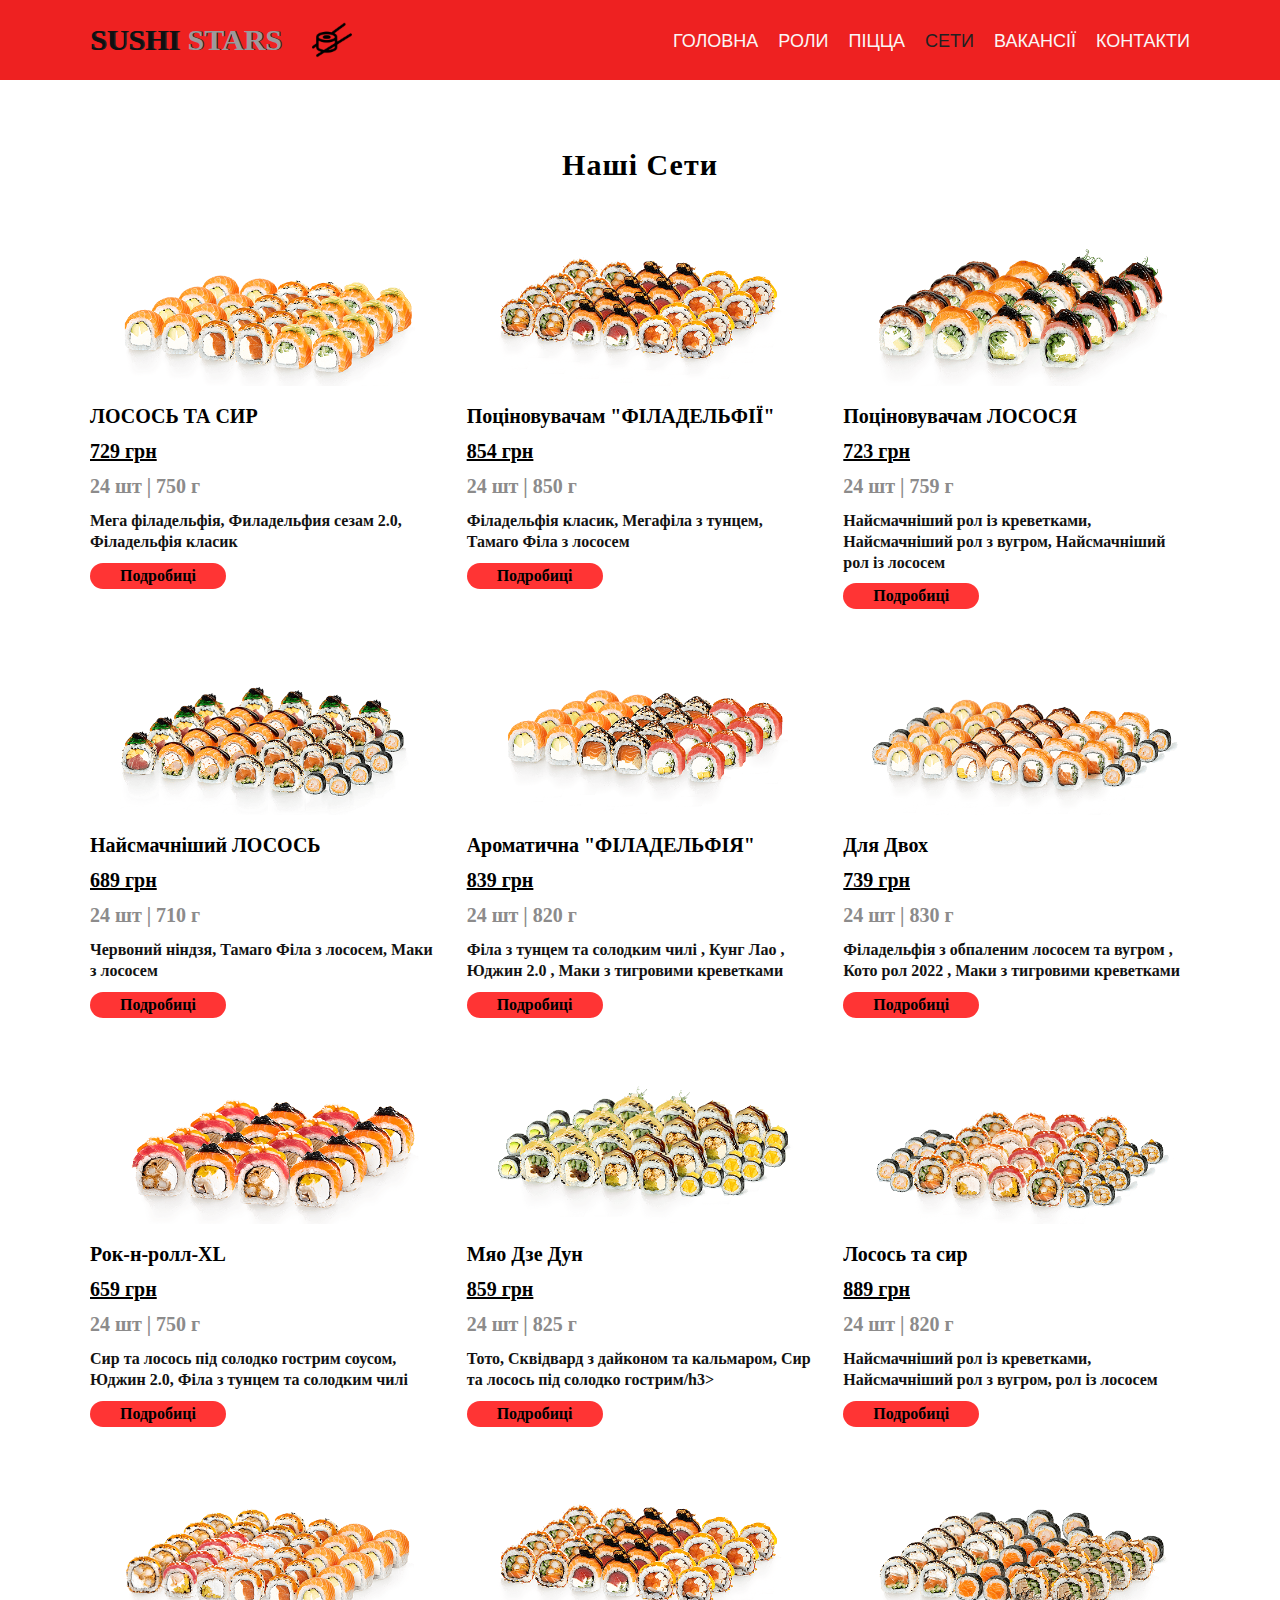
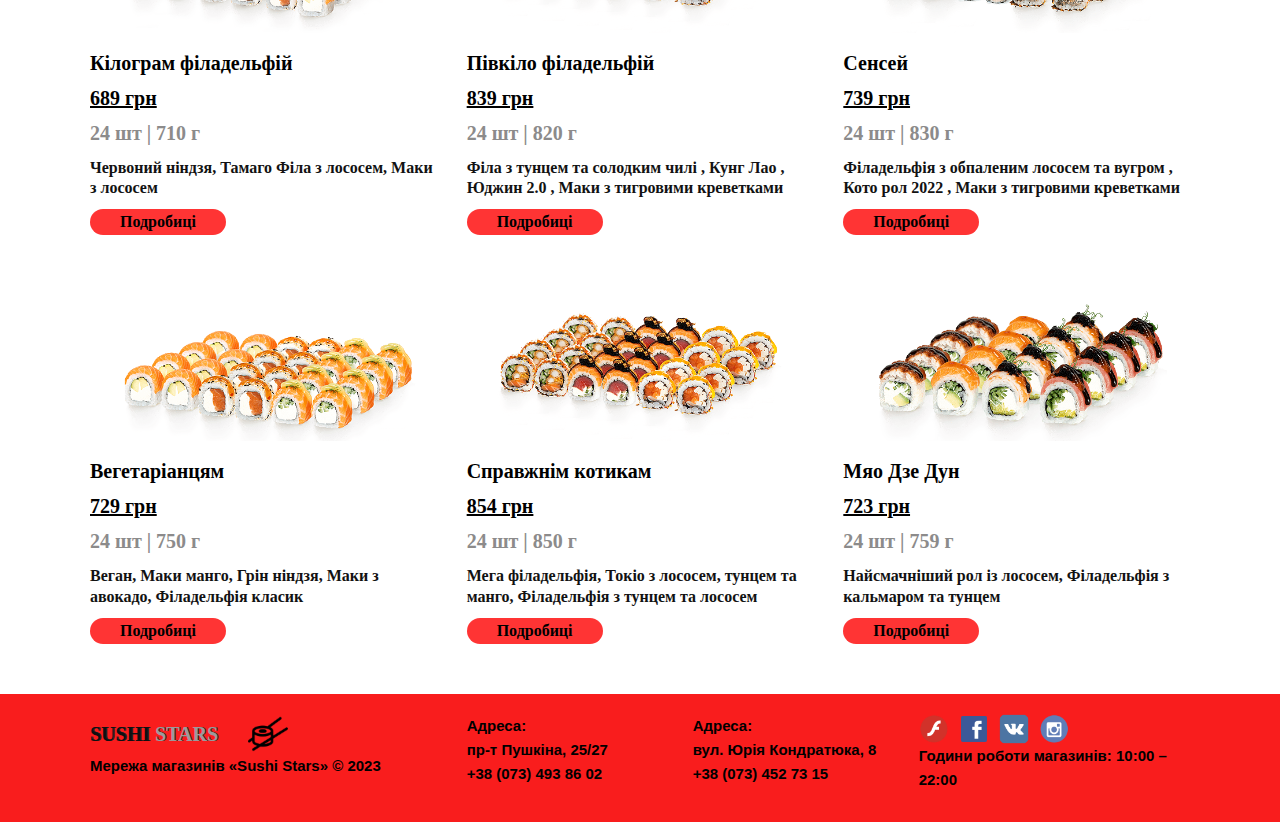
<file: SETU.html>
<!-- Сообщаем браузеру как стоит обрабатывать эту страницу -->
<!DOCTYPE html>
<!-- Оболочка документа, указываем язык содержимого -->
<html lang="ru">
	<!-- Заголовок страницы, контейнер для других важных данных (не отображается) -->
	<head>
		<!-- Заголовок страницы в браузере -->
		<title>Суши</title>
        <!---Подключаем css-->
		<link rel="stylesheet" href="css/SETU.style.css" />

        <link rel="stylesheet" href="css/animate.css"> <!-- подключили для анимации с сайта https://wowjs.uk/docs.html -->

		<!-- Кодировка страницы -->
		<meta http-equiv="Content-type" content="text/html;charset=UTF-8" />

        <meta name="viewport" content="width=device-width, initial-scale=1.0"/>
	</head>
    <!-- Отображаемое тело страницы -->
    <body>
        <!-- Оболочка для демонстрации -->
<div class="wrapper"> <!-- wrapper -->
            <!-- Контент -->
            <header class="header">                                                          <!-- -------header------------- -->
                <div class="conteiner _conteiner"> <!-- который ограничит ШИРИНУ КОНТЕНТНОЙ ЧАСТИ -->   <!-- -------conteiner------------- -->
                    <div class="header__body"> <!-- Флекс-контейнер оболочка для logo-->
                        <div class="header_logo"> <!-- --------header_logo------------ -->
                            <a href="index.html"><span class="span-FIT">SUSHI</span> STARS</a>
                            <img src="img1/Ufun-2.png" class="header_logo-img" alt="">
                        </div>    <!-- --------header_logo------------ -->

                            <div class="header__burger"> <!-- это будет бургер меню ГОРИЗОНТАЛЬНЫЕ ПОЛОСКИ -->
                                <span></span> <!-- здесь будем рисовать СРЕДНЮЮ ПОЛОСКУ МЕНЮ -->
                            </div>

                                <nav class="header__menu">  <!-- создаем наше меню-ссылки -->   <!-- ------------menu_header-------------- -->
                                     <ul class="header__list"> <!-- оболочка для пунктов меню -->
                                        <li class="menu_header_link"><a href="index.html" class="menu_header_link1">Головна</a></li>
                                        <li class="menu_header_link"><a href="ROLU.html" class="menu_header_link1">Роли</a></li>
                                        <li class="menu_header_link"><a href="pizza.html" class="menu_header_link1">Пiцца</a></li>
                                        <li class="menu_header_link"><a href="SETU.html" class="menu_header_link1 link_vip">Сети</a></li>
                                        <li class="menu_header_link"><a href="vakansii.html" class="menu_header_link1">Вакансії</a></li>
                                        <li class="menu_header_link"><a href="contacts.html" class="menu_header_link1">Контакти</a></li>
                                     </ul>
                                </nav>                                            <!-- ------------menu_header-------------- -->
                    </div>  
                </div>                                                         <!-- -------conteiner------------- -->
            </header>                                                             <!-- -------header------------- -->
<!-- ------------------------------------------------header---------------------------------------------------------------------------- -->

<main class="main">


<!-- ===============================section_seti================================================ -->
<section class="section_seti_na-belom ROLi_na-belom">
    <div class="section_seti_na-belom_conteiner _conteiner">

        <div class="section_seti_text-center"> <!-- text center -->
            <h3>Нашi Сети</h3>
        </div>


                <div class="section_ROLU_na-belom_ROW"> <!-- линия 1 -->
                    <div class="section_ROLU_na-belom_COLUMS"> <!-- КОЛОНКИ -->

                            <div class="section_ROLU_na-belom_COLUMN"> <!-- колонка 1 -->
                                <div class="section_ROLU_na-belom_FOTO _ibg4">
                                    <img src="img1/687.png" alt="">
                                </div>


                                            <div class="section_ROLU_na-belom_TEXT-box">
                                                <div class="Text-box_TITLE">
                                                    <h3>ЛОСОСЬ ТА СИР</h3>
                                                </div>

                                                        <div class="Text-box_PRICE">
                                                            <h3>729 грн</h3>
                                                        </div>

                                                                <div class="Text-box_24-910">
                                                                    <h3>24 шт | 750 г</h3>
                                                                </div>

                                                                    <div class="TEXT_SUBTITLE-BOX">
                                                                        <div class="Text-box_SUBTITLE">
                                                                            <h3>Мега філадельфія, Филадельфия сезам 2.0, Філадельфія класик</h3>
                                                                        </div>

                                                                                <div class="Text-box_V-KOSHIK">
                                                                                     <a href="#"><h3>Подробицi</h3></a>
                                                                                </div>

                                                                    </div>

                                            </div>
                            </div>


                            <div class="section_ROLU_na-belom_COLUMN"> <!-- колонка 2 -->
                                    <div class="section_ROLU_na-belom_FOTO _ibg4">
                                        <img src="img1/688.png" alt="">
                                    </div>


                                            <div class="section_ROLU_na-belom_TEXT-box">
                                                <div class="Text-box_TITLE">
                                                    <h3>Поціновувачам "ФІЛАДЕЛЬФІЇ"</h3>
                                                </div>

                                                        <div class="Text-box_PRICE">
                                                            <h3>854 грн</h3>
                                                        </div>

                                                                <div class="Text-box_24-910">
                                                                    <h3>24 шт | 850 г</h3>
                                                                </div>

                                                                    <div class="TEXT_SUBTITLE-BOX">
                                                                        <div class="Text-box_SUBTITLE">
                                                                            <h3>Філадельфія класик, Мегафіла з тунцем, Тамаго Філа з лососем</h3>
                                                                        </div>

                                                                                <div class="Text-box_V-KOSHIK">
                                                                                     <a href="#"><h3>Подробицi</h3></a>
                                                                                </div>

                                                                    </div>

                                            </div>
                            </div>


                            <div class="section_ROLU_na-belom_COLUMN"> <!-- колонка 3 -->
                                <div class="section_ROLU_na-belom_FOTO _ibg4">
                                    <img src="img1/689.png" alt="">
                                </div>


                                        <div class="section_ROLU_na-belom_TEXT-box">
                                            <div class="Text-box_TITLE">
                                                <h3>Поціновувачам ЛОСОСЯ</h3>
                                            </div>

                                                    <div class="Text-box_PRICE">
                                                        <h3>723 грн</h3>
                                                    </div>

                                                            <div class="Text-box_24-910">
                                                                <h3>24 шт | 759 г</h3>
                                                            </div>

                                                                <div class="TEXT_SUBTITLE-BOX">
                                                                    <div class="Text-box_SUBTITLE">
                                                                        <h3>Найсмачніший рол із креветками, Найсмачніший рол з вугром, Найсмачніший рол із лососем</h3>
                                                                    </div>

                                                                            <div class="Text-box_V-KOSHIK">
                                                                                 <a href="#"><h3>Подробицi</h3></a>
                                                                            </div>

                                                                </div>

                                        </div>
                            </div>

                    </div>
                </div>


                <div class="section_ROLU_na-belom_ROW"> <!-- линия 2 -->
                    <div class="section_ROLU_na-belom_COLUMS"> <!-- КОЛОНКИ -->

                            <div class="section_ROLU_na-belom_COLUMN"> <!-- колонка 1 -->
                                <div class="section_ROLU_na-belom_FOTO _ibg4">
                                    <img src="img1/789.png" alt="">
                                </div>


                                            <div class="section_ROLU_na-belom_TEXT-box">
                                                <div class="Text-box_TITLE">
                                                    <h3>Найсмачнiший ЛОСОСЬ</h3>
                                                </div>

                                                        <div class="Text-box_PRICE">
                                                            <h3>689 грн</h3>
                                                        </div>

                                                                <div class="Text-box_24-910">
                                                                    <h3>24 шт | 710 г</h3>
                                                                </div>

                                                                    <div class="TEXT_SUBTITLE-BOX">
                                                                        <div class="Text-box_SUBTITLE">
                                                                            <h3>Червоний ніндзя, Тамаго Філа з лососем, Маки з лососем</h3>
                                                                        </div>

                                                                                <div class="Text-box_V-KOSHIK">
                                                                                     <a href="#"><h3>Подробицi</h3></a>
                                                                                </div>

                                                                    </div>

                                            </div>
                            </div>


                            <div class="section_ROLU_na-belom_COLUMN"> <!-- колонка 2 -->
                                    <div class="section_ROLU_na-belom_FOTO _ibg4">
                                        <img src="img1/788.png" alt="">
                                    </div>


                                            <div class="section_ROLU_na-belom_TEXT-box">
                                                <div class="Text-box_TITLE">
                                                    <h3>Ароматична "ФІЛАДЕЛЬФІЯ"</h3>
                                                </div>

                                                        <div class="Text-box_PRICE">
                                                            <h3>839 грн</h3>
                                                        </div>

                                                                <div class="Text-box_24-910">
                                                                    <h3>24 шт | 820 г</h3>
                                                                </div>

                                                                    <div class="TEXT_SUBTITLE-BOX">
                                                                        <div class="Text-box_SUBTITLE">
                                                                            <h3>Філа з тунцем та солодким чилі , Кунг Лао , Юджин 2.0 , Маки з тигровими креветками</h3>
                                                                        </div>

                                                                                <div class="Text-box_V-KOSHIK">
                                                                                     <a href="#"><h3>Подробицi</h3></a>
                                                                                </div>

                                                                    </div>

                                            </div>
                            </div>


                            <div class="section_ROLU_na-belom_COLUMN"> <!-- колонка 3 -->
                                <div class="section_ROLU_na-belom_FOTO _ibg4">
                                    <img src="img1/787.png" alt="">
                                </div>


                                        <div class="section_ROLU_na-belom_TEXT-box">
                                            <div class="Text-box_TITLE">
                                                <h3>Для Двох</h3>
                                            </div>

                                                    <div class="Text-box_PRICE">
                                                        <h3>739 грн</h3>
                                                    </div>

                                                            <div class="Text-box_24-910">
                                                                <h3>24 шт | 830 г</h3>
                                                            </div>

                                                                <div class="TEXT_SUBTITLE-BOX">
                                                                    <div class="Text-box_SUBTITLE">
                                                                        <h3>Філадельфія з обпаленим лососем та вугром , Кото рол 2022 , Маки з тигровими креветками</h3>
                                                                    </div>

                                                                            <div class="Text-box_V-KOSHIK">
                                                                                 <a href="#"><h3>Подробицi</h3></a>
                                                                            </div>

                                                                </div>

                                        </div>
                            </div>

                    </div>
                </div>



                <div class="section_ROLU_na-belom_ROW"> <!-- линия 3 -->
                    <div class="section_ROLU_na-belom_COLUMS"> <!-- КОЛОНКИ -->

                            <div class="section_ROLU_na-belom_COLUMN"> <!-- колонка 7 -->
                                <div class="section_ROLU_na-belom_FOTO _ibg4">
                                    <img src="img1/889.png" alt="">
                                </div>


                                            <div class="section_ROLU_na-belom_TEXT-box">
                                                <div class="Text-box_TITLE">
                                                    <h3>Рок-н-ролл-XL</h3>
                                                </div>

                                                        <div class="Text-box_PRICE">
                                                            <h3>659 грн</h3>
                                                        </div>

                                                                <div class="Text-box_24-910">
                                                                    <h3>24 шт | 750 г</h3>
                                                                </div>

                                                                    <div class="TEXT_SUBTITLE-BOX">
                                                                        <div class="Text-box_SUBTITLE">
                                                                            <h3>Сир та лосось під солодко гострим соусом, Юджин 2.0, Філа з тунцем та солодким чилі</h3>
                                                                        </div>

                                                                                <div class="Text-box_V-KOSHIK">
                                                                                     <a href="#"><h3>Подробицi</h3></a>
                                                                                </div>

                                                                    </div>

                                            </div>
                            </div>


                            <div class="section_ROLU_na-belom_COLUMN"> <!-- колонка 8 -->
                                    <div class="section_ROLU_na-belom_FOTO _ibg4">
                                        <img src="img1/888.png" alt="">
                                    </div>


                                            <div class="section_ROLU_na-belom_TEXT-box">
                                                <div class="Text-box_TITLE">
                                                    <h3>Мяо Дзе Дун</h3>
                                                </div>

                                                        <div class="Text-box_PRICE">
                                                            <h3>859 грн</h3>
                                                        </div>

                                                                <div class="Text-box_24-910">
                                                                    <h3>24 шт | 825 г</h3>
                                                                </div>

                                                                    <div class="TEXT_SUBTITLE-BOX">
                                                                        <div class="Text-box_SUBTITLE">
                                                                            <h3>Тото, Сквідвард з дайконом та кальмаром, Сир та лосось під солодко гострим/h3>
                                                                        </div>

                                                                                <div class="Text-box_V-KOSHIK">
                                                                                     <a href="#"><h3>Подробицi</h3></a>
                                                                                </div>

                                                                    </div>

                                            </div>
                            </div>


                            <div class="section_ROLU_na-belom_COLUMN"> <!-- колонка 8 -->
                                <div class="section_ROLU_na-belom_FOTO _ibg4">
                                    <img src="img1/887.png" alt="">
                                </div>


                                        <div class="section_ROLU_na-belom_TEXT-box">
                                            <div class="Text-box_TITLE">
                                                <h3>Лосось та сир</h3>
                                            </div>

                                                    <div class="Text-box_PRICE">
                                                        <h3>889 грн</h3>
                                                    </div>

                                                            <div class="Text-box_24-910">
                                                                <h3>24 шт | 820 г</h3>
                                                            </div>

                                                                <div class="TEXT_SUBTITLE-BOX">
                                                                    <div class="Text-box_SUBTITLE">
                                                                        <h3>Найсмачніший рол із креветками, Найсмачніший рол з вугром, рол із лососем</h3>
                                                                    </div>

                                                                            <div class="Text-box_V-KOSHIK">
                                                                                 <a href="#"><h3>Подробицi</h3></a>
                                                                            </div>

                                                                </div>

                                        </div>
                            </div>

                    </div>
                </div>



                <div class="section_ROLU_na-belom_ROW"> <!-- линия 4 -->
                    <div class="section_ROLU_na-belom_COLUMS"> <!-- КОЛОНКИ -->

                            <div class="section_ROLU_na-belom_COLUMN"> <!-- колонка 10 -->
                                <div class="section_ROLU_na-belom_FOTO _ibg4">
                                    <img src="img1/989.png" alt="">
                                </div>


                                            <div class="section_ROLU_na-belom_TEXT-box">
                                                <div class="Text-box_TITLE">
                                                    <h3>Кілограм філадельфій</h3>
                                                </div>

                                                        <div class="Text-box_PRICE">
                                                            <h3>689 грн</h3>
                                                        </div>

                                                                <div class="Text-box_24-910">
                                                                    <h3>24 шт | 710 г</h3>
                                                                </div>

                                                                    <div class="TEXT_SUBTITLE-BOX">
                                                                        <div class="Text-box_SUBTITLE">
                                                                            <h3>Червоний ніндзя, Тамаго Філа з лососем, Маки з лососем</h3>
                                                                        </div>

                                                                                <div class="Text-box_V-KOSHIK">
                                                                                     <a href="#"><h3>Подробицi</h3></a>
                                                                                </div>

                                                                    </div>

                                            </div>
                            </div>


                            <div class="section_ROLU_na-belom_COLUMN"> <!-- колонка 11 -->
                                    <div class="section_ROLU_na-belom_FOTO _ibg4">
                                        <img src="img1/988.png" alt="">
                                    </div>


                                            <div class="section_ROLU_na-belom_TEXT-box">
                                                <div class="Text-box_TITLE">
                                                    <h3>Півкіло філадельфій</h3>
                                                </div>

                                                        <div class="Text-box_PRICE">
                                                            <h3>839 грн</h3>
                                                        </div>

                                                                <div class="Text-box_24-910">
                                                                    <h3>24 шт | 820 г</h3>
                                                                </div>

                                                                    <div class="TEXT_SUBTITLE-BOX">
                                                                        <div class="Text-box_SUBTITLE">
                                                                            <h3>Філа з тунцем та солодким чилі , Кунг Лао , Юджин 2.0 , Маки з тигровими креветками</h3>
                                                                        </div>

                                                                                <div class="Text-box_V-KOSHIK">
                                                                                     <a href="#"><h3>Подробицi</h3></a>
                                                                                </div>

                                                                    </div>

                                            </div>
                            </div>


                            <div class="section_ROLU_na-belom_COLUMN"> <!-- колонка 12 -->
                                <div class="section_ROLU_na-belom_FOTO _ibg4">
                                    <img src="img1/987.png" alt="">
                                </div>


                                        <div class="section_ROLU_na-belom_TEXT-box">
                                            <div class="Text-box_TITLE">
                                                <h3>Сенсей</h3>
                                            </div>

                                                    <div class="Text-box_PRICE">
                                                        <h3>739 грн</h3>
                                                    </div>

                                                            <div class="Text-box_24-910">
                                                                <h3>24 шт | 830 г</h3>
                                                            </div>

                                                                <div class="TEXT_SUBTITLE-BOX">
                                                                    <div class="Text-box_SUBTITLE">
                                                                        <h3>Філадельфія з обпаленим лососем та вугром , Кото рол 2022 , Маки з тигровими креветками</h3>
                                                                    </div>

                                                                            <div class="Text-box_V-KOSHIK">
                                                                                 <a href="#"><h3>Подробицi</h3></a>
                                                                            </div>

                                                                </div>

                                        </div>
                            </div>

                    </div>
                </div>


                <div class="section_ROLU_na-belom_ROW"> <!-- еще раз линия 1 -->
                    <div class="section_ROLU_na-belom_COLUMS"> <!-- КОЛОНКИ -->

                            <div class="section_ROLU_na-belom_COLUMN"> <!-- колонка 1 -->
                                <div class="section_ROLU_na-belom_FOTO _ibg4">
                                    <img src="img1/687.png" alt="">
                                </div>


                                            <div class="section_ROLU_na-belom_TEXT-box">
                                                <div class="Text-box_TITLE">
                                                    <h3>Вегетаріанцям</h3>
                                                </div>

                                                        <div class="Text-box_PRICE">
                                                            <h3>729 грн</h3>
                                                        </div>

                                                                <div class="Text-box_24-910">
                                                                    <h3>24 шт | 750 г</h3>
                                                                </div>

                                                                    <div class="TEXT_SUBTITLE-BOX">
                                                                        <div class="Text-box_SUBTITLE">
                                                                            <h3>Веган, Маки манго, Грін ніндзя, Маки з авокадо, Філадельфія класик</h3>
                                                                        </div>

                                                                                <div class="Text-box_V-KOSHIK">
                                                                                     <a href="#"><h3>Подробицi</h3></a>
                                                                                </div>

                                                                    </div>

                                            </div>
                            </div>


                            <div class="section_ROLU_na-belom_COLUMN"> <!-- колонка 2 -->
                                    <div class="section_ROLU_na-belom_FOTO _ibg4">
                                        <img src="img1/688.png" alt="">
                                    </div>


                                            <div class="section_ROLU_na-belom_TEXT-box">
                                                <div class="Text-box_TITLE">
                                                    <h3>Справжнім котикам</h3>
                                                </div>

                                                        <div class="Text-box_PRICE">
                                                            <h3>854 грн</h3>
                                                        </div>

                                                                <div class="Text-box_24-910">
                                                                    <h3>24 шт | 850 г</h3>
                                                                </div>

                                                                    <div class="TEXT_SUBTITLE-BOX">
                                                                        <div class="Text-box_SUBTITLE">
                                                                            <h3>Мега філадельфія, Токіо з лососем, тунцем та манго, Філадельфія з тунцем та лососем</h3>
                                                                        </div>

                                                                                <div class="Text-box_V-KOSHIK">
                                                                                     <a href="#"><h3>Подробицi</h3></a>
                                                                                </div>

                                                                    </div>

                                            </div>
                            </div>


                            <div class="section_ROLU_na-belom_COLUMN"> <!-- колонка 3 -->
                                <div class="section_ROLU_na-belom_FOTO _ibg4">
                                    <img src="img1/689.png" alt="">
                                </div>


                                        <div class="section_ROLU_na-belom_TEXT-box">
                                            <div class="Text-box_TITLE">
                                                <h3>Мяо Дзе Дун</h3>
                                            </div>

                                                    <div class="Text-box_PRICE">
                                                        <h3>723 грн</h3>
                                                    </div>

                                                            <div class="Text-box_24-910">
                                                                <h3>24 шт | 759 г</h3>
                                                            </div>

                                                                <div class="TEXT_SUBTITLE-BOX">
                                                                    <div class="Text-box_SUBTITLE">
                                                                        <h3>Найсмачніший рол із лососем, Філадельфія з кальмаром та тунцем</h3>
                                                                    </div>

                                                                            <div class="Text-box_V-KOSHIK">
                                                                                 <a href="#"><h3>Подробицi</h3></a>
                                                                            </div>

                                                                </div>

                                        </div>
                            </div>

                    </div>
                </div>


    </div>
</section>











<!-- ===============================section_seti================================================ -->


</main>



<!-- ----------------------------------------------footer---------------------------- -->
    <footer class="footer"> 
        <div class="footer_conteiner _conteiner">

            <div class="Foter_COLUMS">

                <div class="Footer_COLUMN1"><!-- колонка 1 -->
                    <div class="header_logo2"> <!-- --------header_logo------------ -->
                        <a href="index.html"><span class="span-FIT">SUSHI</span> STARS</a>
                        <img src="img1/Ufun-2.png" class="header_logo-img" alt="">
                    </div>    <!-- --------header_logo------------ -->

                        <div class="Footer_TITLE">
                            <h2>Мережа магазинів «Sushi Stars» © 2023</h2>
                        </div>

                </div>


                <div class="Footer_COLUMN3"><!-- колонка 3 -->
                    <div class="Footer_adress">
                        <div class="Footer_adres1">
                            <h2>Адреса:</h2>
                            <h2>пр-т Пушкіна, 25/27</h2>
                            <h3>+38 (073) 493 86 02</h3>
                        </div>
                    </div>
                </div>


                <div class="Footer_COLUMN3"><!-- колонка 4 -->
                    <div class="Footer_adress">
                        <div class="Footer_adres1">
                            <h2>Адреса:</h2>
                            <h2>вул. Юрія Кондратюка, 8</h2>
                            <h3>+38 (073) 452 73 15</h3>
                        </div>
                    </div>
                </div>


                <div class="Footer_COLUMN2"><!-- колонка 2 -->
                        <div class="Footer_ICONS">
                            <img src="img_footer/01.png"  class="header_logo-imgF" alt="">
                            <img src="img_footer/02.png"  class="header_logo-imgF"  alt="">
                            <img src="img_footer/03.png"  class="header_logo-imgF"  alt="">
                            <img src="img_footer/04.png"  class="header_logo-imgF"  alt="">
                        </div>
                        <div class="Footer_TEXT">
                                <h2>Години роботи магазинів: 10:00 – 22:00</h2>
                    </div>
                </div>

            </div>
        </div>
    </footer>


</div> <!-- -------wrapper------------- -->

                  <!-- Подключаем jQuery -->
                  <script src="https://code.jquery.com/jquery-3.6.1.min.js"></script>
                  <!-- Подключаем слайдер Slick -->
                  <script src="js/slick.min.js"></script> <!-- это находится  в папке js -->
                  <!-- Подключаем файл скриптов -->
                  <script src="js/script.js"></script>

                  <script src="js/wow.min.js"></script> <!-- ------------подключили для анимации с сайта https://wowjs.uk/docs.html----------------- -->
                  <script>                 
                  new WOW().init(); 
                 </script>               <!-- ---------подключили для анимации с сайта https://wowjs.uk/docs.html----------------------------------- -->

           <script type="text/javascript"></script> <!-- -----Защита текста на сайте от копирования!!!------- -->



    </body>	
</html>
</file>
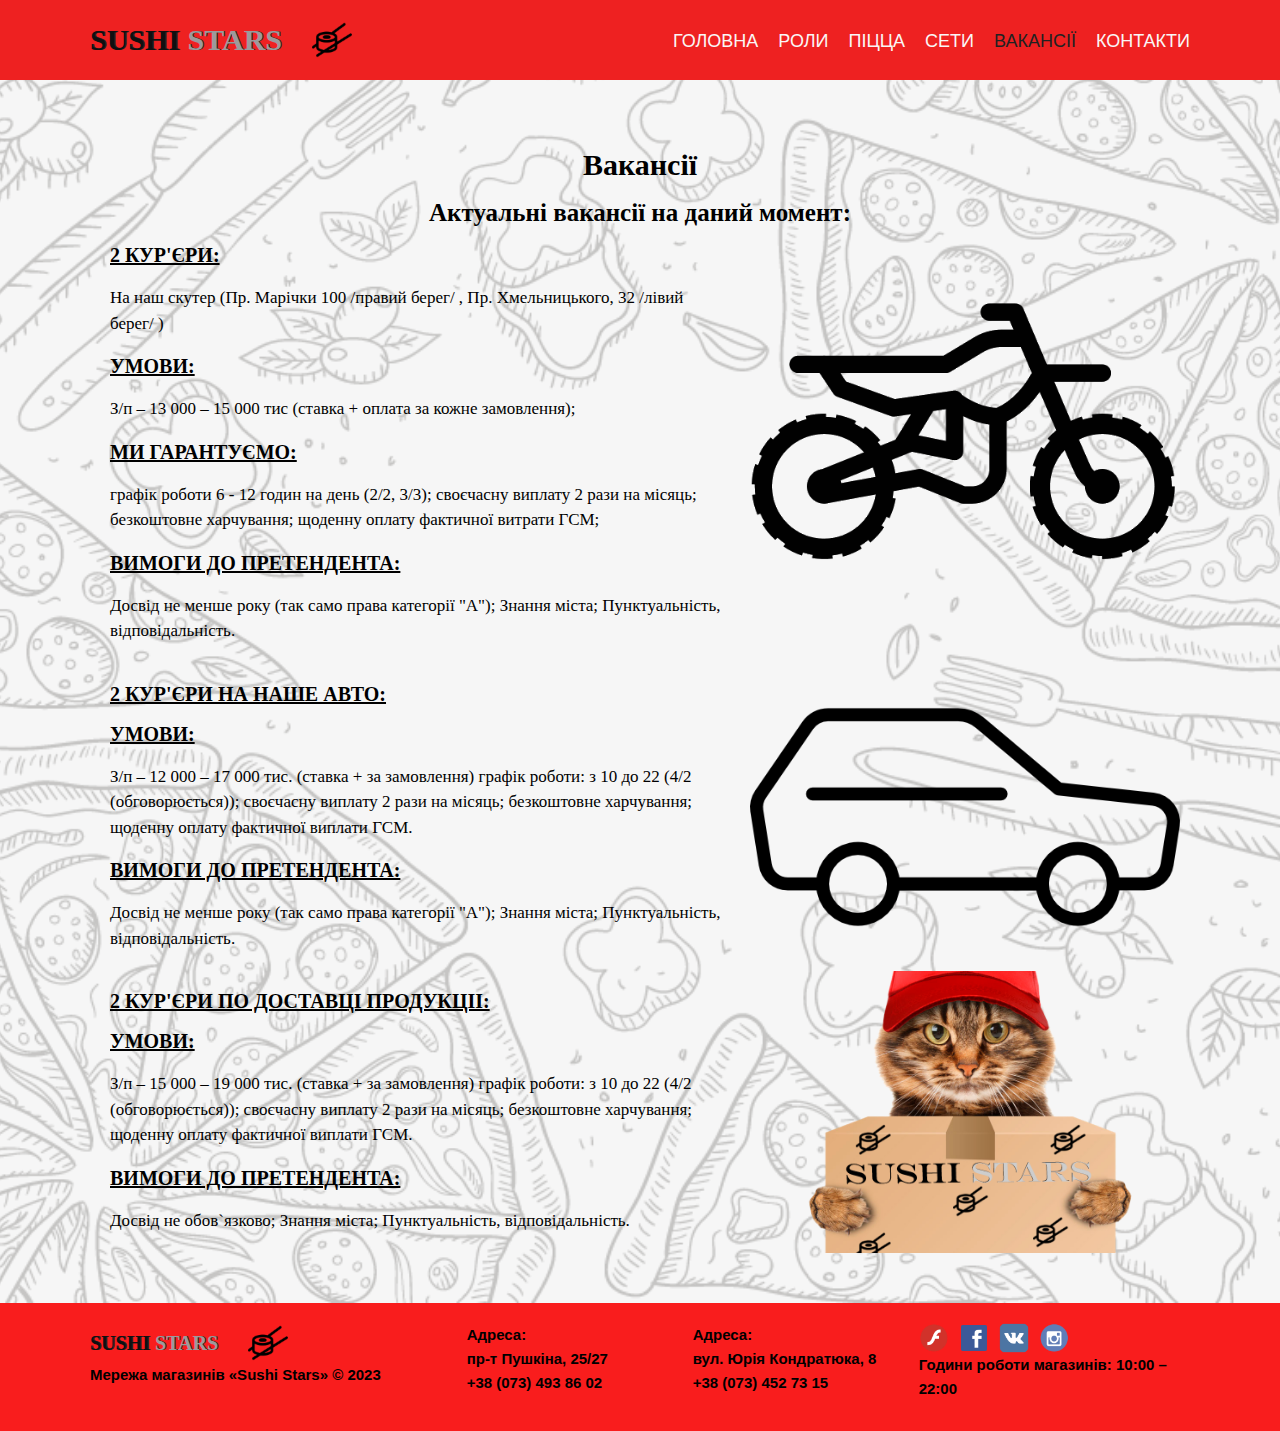
<file: vakansii.html>
<!-- Сообщаем браузеру как стоит обрабатывать эту страницу -->
<!DOCTYPE html>
<!-- Оболочка документа, указываем язык содержимого -->
<html lang="ru">
	<!-- Заголовок страницы, контейнер для других важных данных (не отображается) -->
	<head>
		<!-- Заголовок страницы в браузере -->
		<title>Страница Vakansii</title>
        <!---Подключаем css-->
		<link rel="stylesheet" href="css/vakansii.style.css" />

        <link rel="stylesheet" href="css/animate.css"> <!-- подключили для анимации с сайта https://wowjs.uk/docs.html -->

		<!-- Кодировка страницы -->
		<meta http-equiv="Content-type" content="text/html;charset=UTF-8" />

        <meta name="viewport" content="width=device-width, initial-scale=1.0"/>
	</head>
    <!-- Отображаемое тело страницы -->
    <body>
        <!-- Оболочка для демонстрации -->
<div class="wrapper"> <!-- wrapper -->
            <!-- Контент -->
            <header class="header">                                                          <!-- -------header------------- -->
                <div class="conteiner _conteiner"> <!-- который ограничит ШИРИНУ КОНТЕНТНОЙ ЧАСТИ -->   <!-- -------conteiner------------- -->
                    <div class="header__body"> <!-- Флекс-контейнер оболочка для logo-->
                        <div class="header_logo"> <!-- --------header_logo------------ -->
                            <a href="index.html"><span class="span-FIT">SUSHI</span> STARS</a>
                            <img src="img1/Ufun-2.png" class="header_logo-img" alt="">
                        </div>    <!-- --------header_logo------------ -->

                            <div class="header__burger"> <!-- это будет бургер меню ГОРИЗОНТАЛЬНЫЕ ПОЛОСКИ -->
                                <span></span> <!-- здесь будем рисовать СРЕДНЮЮ ПОЛОСКУ МЕНЮ -->
                            </div>

                                <nav class="header__menu">  <!-- создаем наше меню-ссылки -->   <!-- ------------menu_header-------------- -->
                                     <ul class="header__list"> <!-- оболочка для пунктов меню -->
                                        <li class="menu_header_link"><a href="index.html" class="menu_header_link1">Головна</a></li>
                                        <li class="menu_header_link"><a href="ROLU.html" class="menu_header_link1">Роли</a></li>
                                        <li class="menu_header_link"><a href="pizza.html" class="menu_header_link1">Пiцца</a></li>
                                        <li class="menu_header_link"><a href="SETU.html" class="menu_header_link1">Сети</a></li>
                                        <li class="menu_header_link"><a href="vakansii.html" class="menu_header_link1 link_vip">Вакансії</a></li>
                                        <li class="menu_header_link"><a href="contacts.html" class="menu_header_link1">Контакти</a></li>
                                     </ul>
                                </nav>                                            <!-- ------------menu_header-------------- -->
                    </div>  
                </div>                                                         <!-- -------conteiner------------- -->
            </header>                                                             <!-- -------header------------- -->
<!-- ------------------------------------------------header---------------------------------------------------------------------------- -->

<main class="main">

<!-- ===============================section_vakansii================================================ -->


<section class="section_vakansii BLOCK-section_vakansii">
    <div class="section_vakansii_conteiner _conteiner">

    <div class="section_vakansii_CONTENT">

        <div class="section_vakansii_TEXT-center"> <!-- text center -->
            <h3>Вакансії</h3>
            <h4>Актуальні вакансії на даний момент:</h4>
        </div>


                    <div class="section_vakansii_BLOCK-s-foto"> <!-- линия 1 -->

                        <div class="section_vakansii_BLOCK-TEXT">
                            <h3>2 Кур'єри:</h3>
                            <h4>На наш скутер (Пр. Марiчки 100 /правий берег/ , Пр. Хмельницького, 32 /лівий берег/ )</h4>
                            <h3>Умови:</h3>
                            <h4>З/п – 13 000 – 15 000 тис (ставка +  оплата за кожне замовлення);</h4>
                            <h3>Ми гарантуємо:</h3>
                            <h4>графік роботи 6 - 12 годин на день (2/2, 3/3); своєчасну виплату 2 рази на місяць; безкоштовне харчування; щоденну оплату фактичної витрати ГСМ;</h4>
                            <h3>Вимоги до претендента:</h3>
                            <h4>Досвід не менше року (так само права категорії "А"); Знання міста; Пунктуальність, відповідальність.</h4>
                        </div>


                        <div class="section_vakansii_BLOCK-FOTO _ibg">
                            <img src="доставка/moto.png" alt="">
                        </div>

                    </div>


                    <div class="section_vakansii_BLOCK-s-foto"> <!-- линия 2 -->

                        <div class="section_vakansii_BLOCK-TEXT">
                            <h3>2 Кур'єри на наше авто:</h3>
                            <h3>Умови:</h3>
                            <h4>З/п – 12 000 – 17 000 тис. (ставка + за замовлення) графік роботи: з 10 до 22 (4/2 (обговорюється)); своєчасну виплату 2 рази на місяць; безкоштовне харчування; щоденну оплату фактичної виплати ГСМ.</h4>
                            <h3>Вимоги до претендента:</h3>
                            <h4>Досвід не менше року (так само права категорії "А"); Знання міста; Пунктуальність, відповідальність.</h4>
                        </div>


                        <div class="section_vakansii_BLOCK-FOTO _ibg">
                            <img src="доставка/avto.png" alt="">
                        </div>

                    </div>



                    <div class="section_vakansii_BLOCK-s-foto"> <!-- линия 3 -->

                        <div class="section_vakansii_BLOCK-TEXT">
                            <h3>2 Кур'єри по доставцi продукцii:</h3>
                            <h3>Умови:</h3>
                            <h4>З/п – 15 000 – 19 000 тис. (ставка + за замовлення) графік роботи: з 10 до 22 (4/2 (обговорюється)); своєчасну виплату 2 рази на місяць; безкоштовне харчування; щоденну оплату фактичної виплати ГСМ.</h4>
                            <h3>Вимоги до претендента:</h3>
                            <h4>Досвід не обов`язково; Знання міста; Пунктуальність, відповідальність.</h4>
                        </div>


                        <div class="section_vakansii_BLOCK-FOTO _ibg">
                            <img src="доставка/kyrer_kot2.png" alt="">
                        </div>

                    </div>

    </div>

    </div>

                            <div class="section_vakansii_FOTO-na-block _ibg2">
                                <img src="доставка/fon.png" alt="">
                            </div>
</section>

<!-- ===============================section_UP================================================ -->


</main>






<!-- ----------------------------------------------footer---------------------------- -->
    <footer class="footer"> 
        <div class="footer_conteiner _conteiner">

            <div class="Foter_COLUMS">

                <div class="Footer_COLUMN1"><!-- колонка 1 -->
                    <div class="header_logo2"> <!-- --------header_logo------------ -->
                        <a href="index.html"><span class="span-FIT">SUSHI</span> STARS</a>
                        <img src="img1/Ufun-2.png" class="header_logo-img" alt="">
                    </div>    <!-- --------header_logo------------ -->

                        <div class="Footer_TITLE">
                            <h2>Мережа магазинів «Sushi Stars» © 2023</h2>
                        </div>

                </div>


                <div class="Footer_COLUMN3"><!-- колонка 3 -->
                    <div class="Footer_adress">
                        <div class="Footer_adres1">
                            <h2>Адреса:</h2>
                            <h2>пр-т Пушкіна, 25/27</h2>
                            <h3>+38 (073) 493 86 02</h3>
                        </div>
                    </div>
                </div>


                <div class="Footer_COLUMN3"><!-- колонка 4 -->
                    <div class="Footer_adress">
                        <div class="Footer_adres1">
                            <h2>Адреса:</h2>
                            <h2>вул. Юрія Кондратюка, 8</h2>
                            <h3>+38 (073) 452 73 15</h3>
                        </div>
                    </div>
                </div>


                <div class="Footer_COLUMN2"><!-- колонка 2 -->
                        <div class="Footer_ICONS">
                            <img src="img_footer/01.png"  class="header_logo-imgF" alt="">
                            <img src="img_footer/02.png"  class="header_logo-imgF"  alt="">
                            <img src="img_footer/03.png"  class="header_logo-imgF"  alt="">
                            <img src="img_footer/04.png"  class="header_logo-imgF"  alt="">
                        </div>
                        <div class="Footer_TEXT">
                                <h2>Години роботи магазинів: 10:00 – 22:00</h2>
                    </div>
                </div>

            </div>
        </div>
    </footer>


</div> <!-- -------wrapper------------- -->

                  <!-- Подключаем jQuery -->
                  <script src="https://code.jquery.com/jquery-3.6.1.min.js"></script>
                  <!-- Подключаем слайдер Slick -->
                  <script src="js/slick.min.js"></script> <!-- это находится  в папке js -->
                  <!-- Подключаем файл скриптов -->
                  <script src="js/script.js"></script>

                  <script src="js/wow.min.js"></script> <!-- ------------подключили для анимации с сайта https://wowjs.uk/docs.html----------------- -->
                  <script>                 
                  new WOW().init(); 
                 </script>               <!-- ---------подключили для анимации с сайта https://wowjs.uk/docs.html----------------------------------- -->

           <script type="text/javascript"></script> <!-- -----Защита текста на сайте от копирования!!!------- -->



    </body>	
</html>
</file>
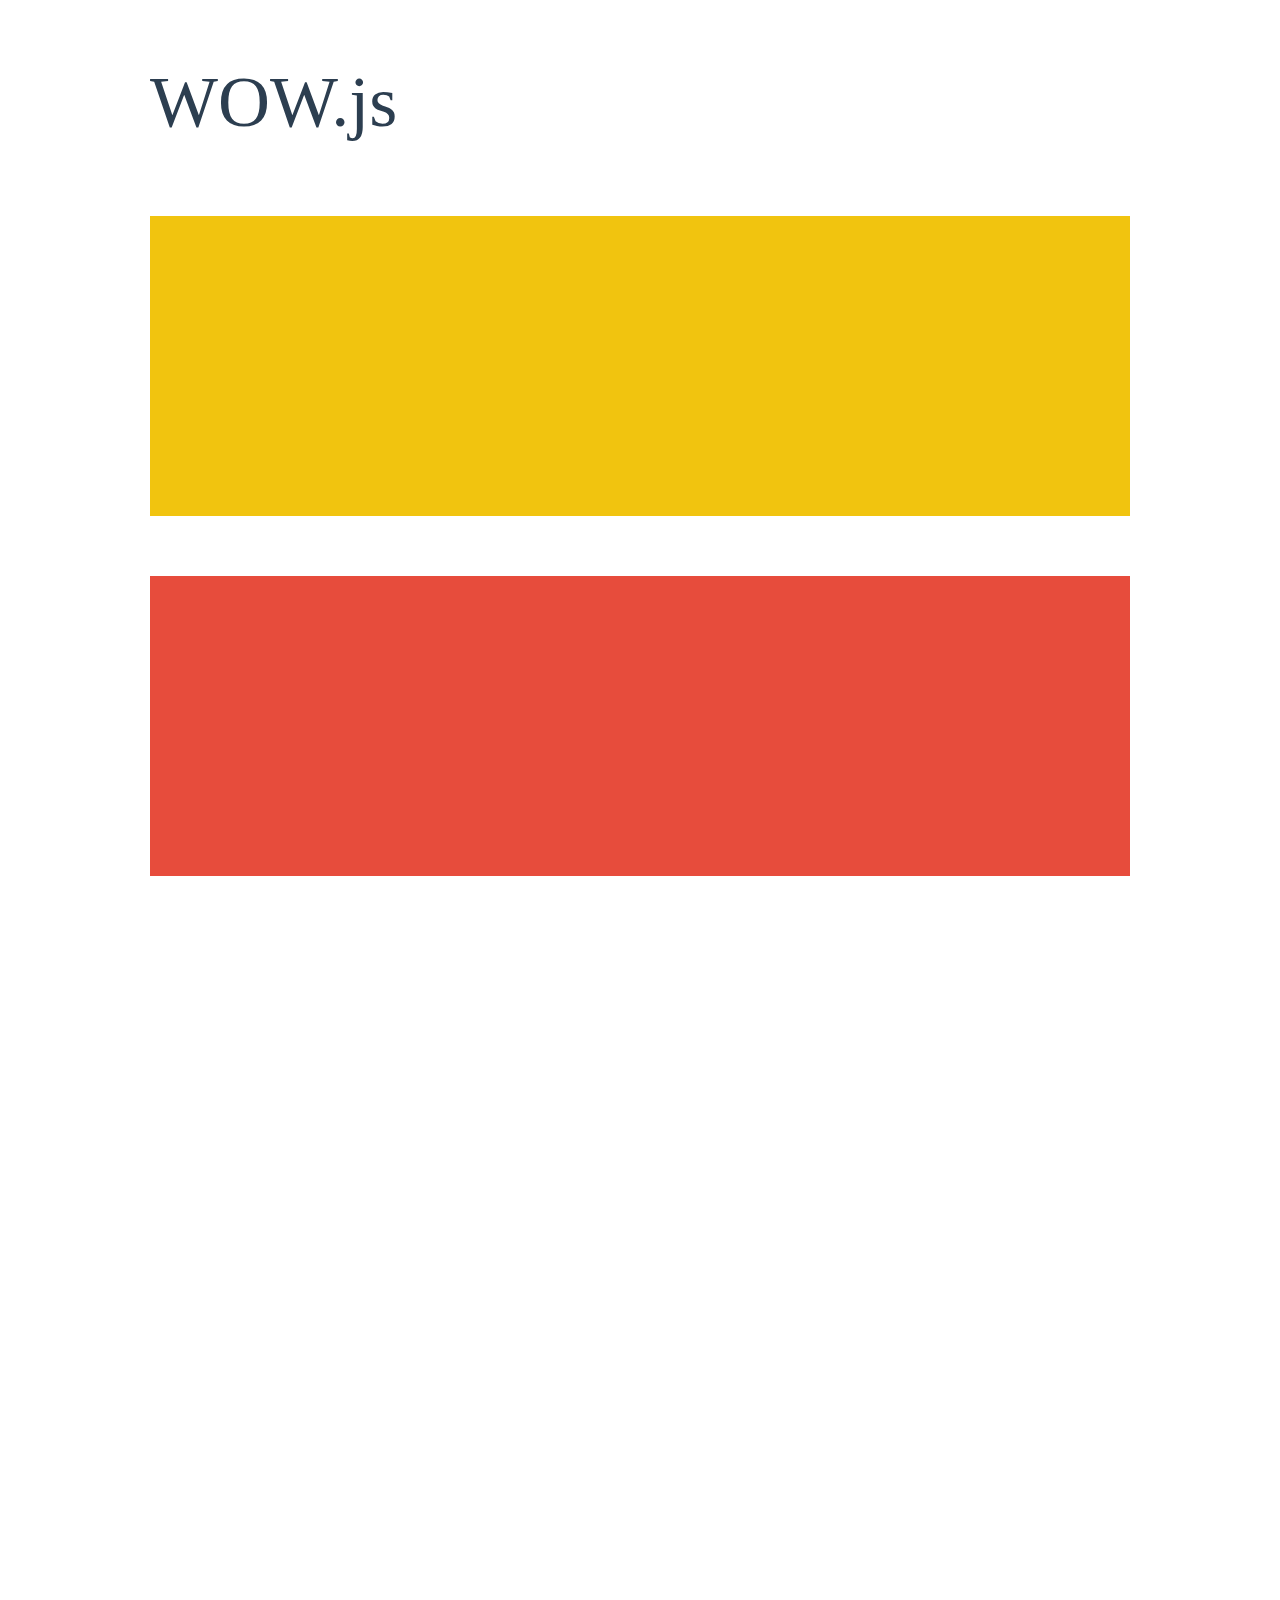
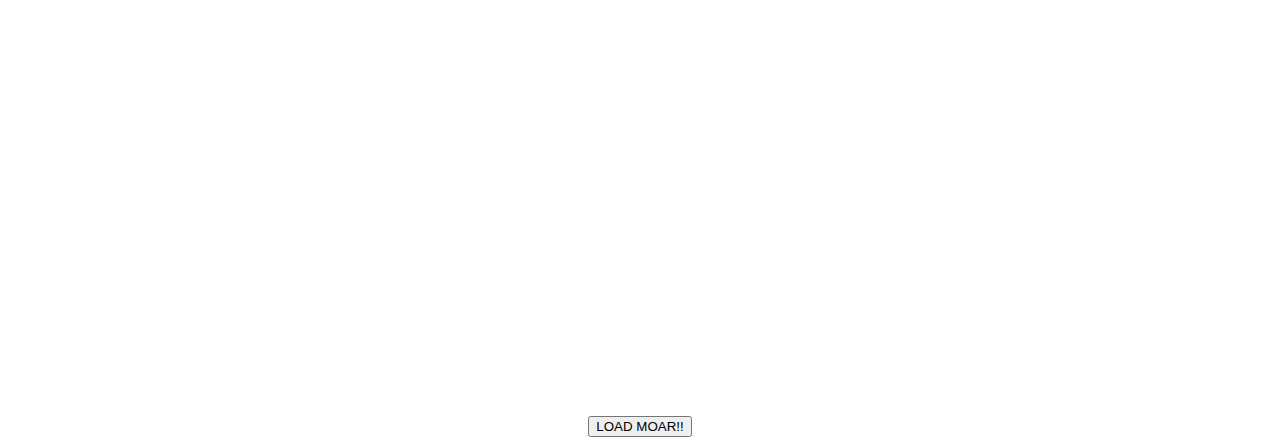
<file: WOW-1.3.0 (отсюда взяли wow.min для папки js)/demo.html>
<!doctype html>

<html lang="en">
<head>
  <meta charset="utf-8">
  <title>WOW</title>
  <link rel="stylesheet" href="css/libs/animate.css">
  <link rel="stylesheet" href="css/site.css">
  <style>
    .wow:first-child {
      visibility: hidden;
    }
  </style>
  <!--[if IE]>
    <script src="http://html5shiv.googlecode.com/svn/trunk/html5.js"></script>
  <![endif]-->
</head>

<body>
  <div id="container">
    <header>
      <h1>WOW.js</h1>
    </header>
    <div id="main">
      <section class="wow fadeInDown" style="background-color: #f1c40f;"></section>
      <section class="wow pulse" style="background-color: #e74c3c;" data-wow-iteration="infinite" data-wow-duration="1500ms"></section>
      <section class="section--purple wow slideInRight" data-wow-delay="2s"></section>
      <section class="section--blue wow bounceInLeft" data-wow-offset="300"></section>
      <section class="section--green wow slideInLeft" data-wow-duration="4s"></section>
      <button id="moar">LOAD MOAR!!</button>
    </div>
  </div>
  <script src="dist/wow.js"></script>
  <script>
    wow = new WOW(
      {
        animateClass: 'animated',
        offset:       100,
        callback:     function(box) {
          console.log("WOW: animating <" + box.tagName.toLowerCase() + ">")
        }
      }
    );
    wow.init();
    document.getElementById('moar').onclick = function() {
      var section = document.createElement('section');
      section.className = 'section--purple wow fadeInDown';
      this.parentNode.insertBefore(section, this);
    };
  </script>
</body>
</html>
</file>
<file: css/style.css>
/*Обнуление*/
*,*:before,:after {
    padding: 0;
    margin: 0;
    border: 0;
    box-sizing: border-box;
}

a {
    text-decoration: none;
}

li {
    text-decoration: none;
    letter-spacing: none;
    list-style: none;
}
h1,
h2,
h3,
h4,
h5,
h6 {
    font-weight: inherit;
    font-size: inherit;
}

/* ------------------------------------------------------------------- */
html,
body {
    height: 100%;       /* прижимаем футер КНИЗУ */

    line-height: 1;
    font-size: 16px;
    color: #000;
}
/* ------------------------------------------------------------------- */

/* -------------------------оболочка для демонстрации----------------- */
.wrapper {
    min-height: 100%;         /* прижимаем футер КНИЗУ */
    display: flex;         /* прижимаем футер КНИЗУ */
    flex-direction: column; /* прижимаем футер КНИЗУ */
    overflow: hidden;
}

/* -------------------------ТЕНИЧЕСКИЕ КЛАССЫ----------------- */
._conteiner { /* общий ограничиваюий контейнер */
    max-width: 1140px;
    margin: 0 auto;
    padding: 0px 20px;
}
._ibg { /* для всех используемых ibg */
    position: relative;
}
._ibg img {
    position: absolute;
    width: 100%;
    height: 100%;
    top: 0;
    left: 0;
    object-fit: cover;
}/* -------------------------ТЕНИЧЕСКИЕ КЛАССЫ----------------- */

/* -------------------------основные стили------------------------ */

.header {
    position: fixed; /* Наша ШАПКА - HEADER будет ФИКСИРОВАННОЙ, т.е.при скроле она всеглда будет сверху кнотента */
    width: 100%;
    top: 0;
    left: 0;
    z-index: 50;/* делаем большой z-index ЧТОБЫ поверх контента была шапка*/
}

/* --------------------создаем ПЛАШКУ РОЗОВОГО ЦВЕТА----------------------*/
.header:before {/* создаем ПЛАШКУ */
    content: "";
    position: absolute;
    top: 0;
    left: 0;
    width: 100%;
    height: 100%; /* т.е. на ВЕСЬ РАЗМЕР НАШЕЙ ШАПОЧКИ */
    background-color: rgb(238, 33, 33);
    z-index: 2;
}
._conteiner { /* теперь ОГРАНИЧИМ по ШИРИНЕ КОНТЕНТ */
    max-width: 1140px; /* получилось */
    margin: 0 auto; /* получилось */
    padding: 0px 20px; /* получилось */
}
.header__body { /* теперь нам нужно ВЫТАЩИТЬ ВЕСЬ КОНТЕНТ НАВЕРХ из под ШАПКИ */
    position: relative;
    z-index: 2;
    height: 80px; /* ВЫСОТА ШАПКИ header */

    /* теперь продолжаем работать с ШАПКОЙ, после того как в conteiner - ОГРАНИЧИЛИ по ШИРИНЕ КОНТЕНТ */
    display: flex; /* ЗаДАЛИ flex что бы РАЗБРОСАТЬ по СТОРОНАМ лого и пункты меню */
    justify-content: space-between;
    align-items: center;
}

.header_logo {
    font-size: 30px;
    font-family: 'Great Vibes', cursive;
    font-weight: 900;
    text-shadow: 1px 0px 0px rgb(42, 41, 42);
    display: flex;
    justify-content: center;
    align-items: center;
}
.header_logo:hover {
    cursor: pointer;
    transition: 0.8s;
}
.span-FIT { /*  задаем ЦВЕТ ИМЕННО  span */
    color: #100f10;
}
.header_logo a { /* задаем ЦВЕТ ИМЕННО ЛОГО */
    color: #9c9a9c;
    font-weight: 900;
}
/* ----img---- */
.header_logo-img { /* а размер ДЛЯ НАШЕЙ КАРТИНКИ мы укажем 60рх */
    flex: 0 0 60px; /* КАРТИНКА сама по размеру 200рх */
    /*border-radius:60%; /* делаем картинку КРУГЛОЙ */
    overflow: hidden;
    /* если у КАРТИНКИ есть ПОДРЕЗАНИЕ - пишем в header__logo img - DISPLAY: BLOCK */
    margin: 0px 0px 0px 20px;/* сдвинули картинку -лого вправо */
}
.header_logo-img img { /* если вдруг ДРУГАЯ КАРТИНКА будет БОЛЬШЕ, то чтобы потом подстроилась под НАШ РАЗМЕР */
    max-width: 100%;
    /*display: block;*/
}

/* --------------------------------------------------ПЕРЕХОДИМ К верстке самих ПУНКТОВ МЕНЮ---------------------------------- */
.header__list {
    display: flex;
    position: relative;
    z-index: 2;
}

.menu_header_link { /* все ссылки отступы */
    /*padding: 0px 0px 0px 10px;*/
    list-style: none; /* убираем ТОЧКИ перед ПУНКАМИ МЕНЮ */ /* получилось */
    margin: 0px 0px 0px 20px; /* получилось */
    text-transform: uppercase;
    font-family:'Franklin Gothic Medium', 'Arial Narrow', Arial, sans-serif;
    font-size: 20px; /* если сделать шрифт меньше, СКРОЛА не будет */

    /* ---------------------------------------------------ДЕЛАЕМ интересное подчеркивание пунктов меню-------------------------------------- */
    background: linear-gradient(rgb(253, 251, 247) 0 0) bottom/var(--t,0) 2px no-repeat;
    transition: 0.5s; /* плавный переход-анимация */
}
    /* что бы заработало добавляем HOVER --t: */
    .menu_header_link:hover {
    --t: 100%;
}

.menu_header_link1 {  /* задаем всем ссылкам размер, шрифт, цвет */
    font-size: 18px;
    color: #faf6f6;
}
.menu_header_link1:hover {
    color: #98989a;
    transition: 0.7s;
} 
.link_vip { /* -------------------выделяем отдельно ссылку в меню -----------------  */
    color: #212121;
}
.link_vip:hover {
    color: #eaedf6;
    cursor: pointer;
    transition: 0.7s;
}


 /* --------------------------------------------------переходим к верстке БУРГЕР-МЕНЮ--------------------------------- */
.header__burger {
    display: none;
}
.header__menu {
}



/* --------------------------------------------------ПЕРЕХОДИМ К верстке Медиа-Запрос для 767px-экранов---------------------------------- */

/* будет выскакивать БУРГЕР-МЕНЮ при уменьшеении ЭКРАНОВ  */

@media (max-width:767px) {
    .header__body { /* уменьшаем ВЫСОТУ ШАПКИ header  */
        height: 50px;
    }
    .header__logo { /* уменьшаем размер ЛОГО-фото */
        flex: 0 0 40px;
    }
    /* это будет бургер меню */
    .header__burger {
        display: block;
        position: relative;
        width: 30px;
        height: 20px;
        position: relative;
        z-index: 3;
    } 

    /* --------------------------здесь мы РИСУЕМ ПОЛОСОЧКИ БУРГЕР */ /* общие настройки-------------------------- */
    .header__burger:before,
    .header__burger:after {
        content: "";
        background-color: #fff;
        position: absolute;
        width: 100%;
        height: 2px;
        left: 0;
        transition: all 0.3s ease 0s; /* теперь переходят плавно полосочки */
    }

    /* --------------------------здесь мы РИСУЕМ Верхнюю ПОЛОСУ БУРГЕР-------------------------- */
    .header__burger:before {
        top: 0;  
    }
     /* --------------------------здесь мы РИСУЕМ Нижнюю ПОЛОСУ БУРГЕР-------------------------- */
    .header__burger:after {
        bottom: 0;  
    }
     /* --------------------------здесь мы РИСУЕМ СРЕДНЮЮ ПОЛОСУ БУРГЕР--------------------------- */
    .header__burger span {
        position: absolute;
        background-color: #fff;
        position: absolute;
        left: 0;
        width: 100%;
        height: 2px;
        top: 9px;
        transition: all 0.3s ease 0s; /* теперь переходят плавно полосочки */
    }

    .header__burger.active:before {
        transform: rotate(45deg); /* делаем палочку теперь на 45`,т.е.она стала по диагонале */
        top: 9px; /* теперь подняли ее на центр */
    }
    .header__burger.active:after {
        transform: rotate(-45deg); /* делаем палочку теперь на 45`,т.е.она стала по диагонале */
        bottom: 9px; /* теперь подняли ее на центр */
    }
    .header__burger.active span {
        transform: scale(0); /* убираем среднюю полосочку */
    }
    /* --------------------------здесь мы Закончили РИСОВАТЬ - БУРГЕ-------------------------- */



    /* -----------------теперь стилизуем МЕНЮ----------------- */
    .header__menu {
        /* Делаем ПЛАСТИНУ которая будет ВЫЕЗЖАТЬ для пунктов меню */
        position: fixed;
        top: -100%; /* меню будет сьезжать сверху */
        left: 0;
        width: 100%;
        height: 100%;
        overflow: auto; /* будет скрол при повороте экрана телефона */
        transition: all 0.3s ease 0s; /* теперь переходит плавно */    
        background-color: #8043f0; 
        padding: 70px 10px 20px 10px; /* пункты меню вытащили из розовой плашки в РЯД */
    }
    .header__menu.active {
        top: 0;
    }

    .header__list {
        display: block; /* меню пункты встали в КОЛОНКУ */
        text-align: center;
    }
    .header__list li { /* теперь сделали отступы между строчками меню в колонке */
        margin: 0px 0px 20px 0px;
    }

    .header__list li {
    font-size: 27px; /* сделали шрифт больше (с 20рх на 27рх), для СКРОЛА телефонов в горизонтальном положении!*/
    }
/* -----------------теперь стилизуем МЕНЮ----------------- */

}
.main {
    flex: 1 1 auto; /* прижимаем ФУТЕР к низу */
}



/* ======================================section_UP============================================ */
.section_UP {
    background-color: #0d0c0c;
}
.BLOCK-UP {
    padding: 50px 0px 0px 0px;
}
@media (max-width:767px) {
    .BLOCK-UP{
        padding: 45px 0px 50px 0px;
    }   
}
@media (max-width:530px) {
    .BLOCK-UP{
        padding: 15px 0px 50px 0px;
    }  
}
.section_UP-FOTO {
    margin-top: -80px;
        position: relative; /* фото на весь блок */
        padding: 0px 0px 40% 0px;
}
.section_UP-FOTO img/* фото на весь блок */ {
    position: absolute;
    width: 100%;
    height: 100%;
    top: 0;
    left: 0;
}
/* --------ibg------ */
.ibg {
    position: relative;
}
.ibg img{
    position: absolute;
    width: 100%;
    height: 100%;
    top: 0;
    left: 0;
    object-fit: contain;
}
/* --------ibg------ */


.section_UP_conteiner {
}
.section_UP-TEXT-TOP {

}
.section_UP-TEXT {
    position: relative;
    z-index: 3;
}
.section_UP-TEXT >*:not(:last-child) {
    padding: 80px 0px 0px 0px;
}

.header_logo3 {
    font-size: 20px;
    font-family:'Franklin Gothic Medium', 'Arial Narrow', Arial, sans-serif;
    font-weight: 900;
    text-shadow: 2px 0px 0px rgb(42, 41, 42);

    display: flex;
    justify-content: left;
    align-items: center;
}
@media (max-width:900px) {
    .header_logo3 {
        flex: 100%;
        display: flex;
        justify-content: center;
        align-items: center;
    }   
}
.header_logo3 img {
    filter: contrast(50%);
}
.header_logo3:hover img{
    cursor: pointer;
    rotate: -360deg;
    filter: contrast(50%);
    transition: 0.8s;
}

.span-FITt {
    color: #f80f0f;
}
.span-FITt:hover {
    color: #f0eeee;
    cursor: pointer;
    text-shadow: 2px 0 0 red;
    transition: 0.8s;
}
.header_logo3 a { /* задаем ЦВЕТ ИМЕННО ЛОГО */
    color: #9c9a9c;
    font-weight: 900;
}

/* ----img---- */
.header_logo-imgt { /* а размер ДЛЯ НАШЕЙ КАРТИНКИ мы укажем 60рх */
    flex: 0 0 40px; /* КАРТИНКА сама по размеру 200рх */
    overflow: hidden;
    /* если у КАРТИНКИ есть ПОДРЕЗАНИЕ - пишем в header__logo img - DISPLAY: BLOCK */
    margin: 0px 0px 0px 30px;/* сдвинули картинку -лого вправо */
}
.header_logo-imgt img { /* если вдруг ДРУГАЯ КАРТИНКА будет БОЛЬШЕ, то чтобы потом подстроилась под НАШ РАЗМЕР */
    max-width: 100%;
    /*display: block;*/
}

.section_UP-TEXT-TOP {
    display: flex;
    justify-content: space-between;
}
@media (max-width:900px) {
    .section_UP-TEXT-TOP {
        flex-wrap: wrap;
    }   
}
@media (max-width:900px) {
    .section_UP-TEXT-TOP >*:not(:last-child) {
        padding: 0px 0px 30px 0px;
    }   
}
.section_UP-TITLE {
    text-align: right;
    font-size: 20px;
    color: #fff7f7;
    text-shadow: 4px 0 0 #100f10;

    display: flex;
    justify-content: center;
    align-items: center;
}
@media (max-width:900px) {
    .section_UP-TITLE {
        flex: 100%;
        display: flex;
        justify-content: center;
        align-items: center;
        text-align: center;
        
       /* border:  1px solid #f0eeee;*/
    }   
}
@media (max-width:600px) {
    .section_UP-TITLE {
         line-height: 160%;
        
        /*border:  1px solid #f0eeee;*/
    }   
}
.section_UP-SUBTITLE /* найсмачниши */ {
    margin: 30px 0 20px 0;
    text-align: center;
    font-weight: 800;
    font-size: 55px;
    line-height: 170%;
    color: #fff7f7;
    font-family: 'Great Vibes', cursive;

    text-shadow: 2px 0 0 #25201f;
}
@media (max-width:1200px) {
    .section_UP-SUBTITLE {
        margin: 30px 0 35px 0;
    }    
}
@media (max-width:992px) {
    .section_UP-SUBTITLE {
        font-size: 40px;
    }    
}
@media (max-width:767px) {
    .section_UP-SUBTITLE {
        font-size: 30px;
        line-height: 200%;
        margin: 20px 0 15px 0;
    }    
}
@media (max-width:530px) {
    .section_UP-SUBTITLE {
        font-size: 30px;
        line-height: 170%;
        margin: 30px 0 25px 0;
    }    
}
@media (max-width:500px) {
    .section_UP-SUBTITLE {
        font-size: 27px;
        line-height: 160%;
        font-size: 20px;
    }    
}
/* ======================================section_UP============================================ */




/* ======================================section_SETU============================================ */

.section_SETU {

}

.BLOCK-section_SETU {
    padding: 50px 0px 50px 0px;
}

.section_SETU_conteiner {
}
._conteiner {
}


.Block_CONTENT {
}

.BOX-nav {

}

.nav-BOX {

}

.list-BOX {    
    display: flex;
    justify-content: center;
    text-align: center;
    flex-wrap: wrap;

    /*border: 1px solid #e62828;*/
}
.list-BOX >*:not(:last-child) {
    padding: 0px 20px 12px 0px;
}
@media (max-width:767px) {
    .list-BOX {

    }
}
.link-BOX  {
    color: #2c2a2a;
    font-weight: 800;
    font-size: 20px;
}
.link-BOX a{
    color: inherit;
}
.link-BOX:hover {
    text-decoration: underline;
    cursor: pointer;
    color: #f91818;
    transition: 0.7s;

}
.BOX-Info-CARD >*:not(:last-child) {
    padding: 40px 0px 40px 0px;}

.BOX-Info-CARD_TITLE {
    text-align: center;
    color: #555252;
    font-weight: 800;
}


.BOX-Info-COLUNMS {
    display: flex;
    flex-wrap: wrap;
    margin: 0 -15px;

  /*  border: 1px solid  #0ff813;*/
}

.BOX-Info-COLUNM {
    flex: 0 1 33.333%;
    padding: 0 15px;

   /* border: 1px solid  #f80f0f;*/
}
@media (max-width:992px) {
    .BOX-Info-COLUNM {
        flex: 0 1 100%;
        padding: 0px 0px 40px 0px;
    }
}
.Y-podarunok /* span */ {
    font-weight: 900;
    color: #f50b0b;
    text-shadow: 1px 0 0 #0d0c0c;
    font-family:  'Trebuchet MS', sans-serif;
}


/* ---------------картинка------------- */
.BOX-Info_IMG {
    position: relative;
    padding: 0px 0px 60% 0px;
}
.BOX-Info_IMG img{
    position: absolute;
    width: 100%;
    height: 100%;
    top: 0;
    left: 0;

   /* border: 1px solid  #0f22f8;*/
}
._ibg2 {
    position: relative;
}
._ibg2 img{
    position: absolute;
    width: 100%;
    height: 100%;
    top: 0;
    left: 0;
    object-fit: cover;
}
/* ---------------картинка------------- */

.BOX-Info_Filadelfia {
    margin-bottom: 20px;
    text-align: center;
    text-transform: uppercase;
    font-weight: 800;
}
.BOX-Info_Filadelfia:hover {
    color: #e62828;
    cursor: pointer;
    transition: 0.7s;
}
.BOX-Info_TITLE {
    font-size: 20px;
    line-height: 150%;
}
.BOX-Info_TITLE >*:not(:last-child) {
    padding: 0px 0px 20px 0px;

}

.BOX-Info_TEXT {

}

.BOX-Info_down {    
    display: flex;
}
.BOX-Info_down >*:not(:last-child) {
    padding: 0px 40px 0px 0px;

   /* border: 1px solid  #0f22f8;*/
}

.BOX-Info_SUBTEXT {    
    font-weight: 900;
    font-size: 18px;
}

.BOX-Info_I {


}
.BOX-Info_I img {
    background-color: #fb1919;
    border-radius: 50%;
    display: flex;
    justify-content: center;
    align-items: center;
}
.BOX-Info_I :hover {
    opacity: 0.7;
    cursor: pointer;
    background-color: #86ff5a;
    transition: 0.8s;
}
.BOX-Info_Propoz {
    background-color: #fb1919;
    border-radius: 40px;
    padding: 0px 25px;
    font-weight: 700;
}
.BOX-Info_Propoz:hover {
    opacity: 0.7;
    cursor: pointer;
    background-color: #86ff5a;
    transition: 0.8s;
}
@media (max-width:360px) {
    .BOX-Info_Propoz {
        padding: 0px 12px;
    }
}


/* ================================================section_MENU=========================================================== */


.section_MENU {
    padding: 50px 0px 50px 0px;
    background-color: #0e0e0e;
}

.BLOCK-section_MENU {
}

.section_MENU_conteiner {

}
._conteiner {
}
.BOX-section_MENU >*:not(:last-child) {
    padding: 0px 0px 30px 0px;
}
.BLOCK-COLUM-section_MENU >*:not(:last-child) {
    padding: 0px 0px 30px 0px;
}

.section_MENU-TITLE-center {
    display: flex;
    justify-content: center;

    font-size: 25px;
    text-align: center;
    font-weight: 800;
    letter-spacing: 5px;
    text-transform: uppercase;
    color: #fdf5f5;
    font-weight: 800;
}
@media (max-width:365px) {
    .section_MENU-TITLE-center {
        font-size: 22px;
    }
}
.BLOCK-COLUMS-section_MENU {
    display: flex;
    flex-wrap: wrap;
    padding: 50px 0px 0px 0px;

    /*border: 1px solid  #4943f0;*/
}

.BLOCK-COLUM-section_MENU {
    flex: 0 1 50%;

   /* border: 1px solid  #63f043;*/
}
@media (max-width:992px) {
    .BLOCK-COLUM-section_MENU {
        flex: 0 1 100%;

    }
}

.BLOCK-COLUM-section_MENU-row {
}

.IMG-section_MENU-povar {
    position: relative;
    padding: 0px 0px 126% 0px;

   /* border: 1px solid  #f07d43;*/
}
.IMG-section_MENU-povar img{
    position: absolute;
    width: 100%;
    height: 100%;
    top: 0;
    left: 0;

    margin-top: 80px;
}
@media (max-width:992px) {
    .IMG-section_MENU-povar img {
        margin-top: -30px;
    }
}
@media (max-width:767px) {
    .IMG-section_MENU-povar img {
        margin-top: -30px;
    }
}
@media (max-width:370px) {
    .IMG-section_MENU-povar img {
        margin-top: -30px;
    }
}
._ibg3 {
    position: relative;
}
._ibg3 img{
    position: absolute;
    width: 100%;
    height: 100%;
    top: 0;
    left: 0;
    object-fit: cover;
}/* картинка повар */



/* картинка суши */

.IMG-section_MENU {
    position: relative;
    padding: 0px 0px 40% 0px;

    /*border: 1px solid  #8043f0;*/
}
.IMG-section_MENU:hover {
    opacity: 0.7;
    cursor: pointer;
    transition: 0.8s;
}
.IMG-section_MENU img{
    position: absolute;
    width: 100%;
    height: 100%;
    top: 0;
    left: 0;
}

._ibg2 {
    position: relative;
}
._ibg2 img{
    position: absolute;
    width: 100%;
    height: 100%;
    top: 0;
    left: 0;
    object-fit: cover;
}/* картинка суши */

.BLOCK-COLUM-section_MENU-TEXT {
    margin-top: 20px;
    text-align: center;
    font-size: 25px;
    line-height: 154%;
    letter-spacing: 0.5px;
    color: hwb(0 95% 3%);
    font-weight: 800;
}
@media (max-width:515px) {
    .BLOCK-COLUM-section_MENU-TEXT {
        font-size: 18px;
        letter-spacing: 0.2px;
    }
}
@media (max-width:370px) {
    .BLOCK-COLUM-section_MENU-TEXT {
        font-size: 15px;

    }
}


/* ========================================section_MENU================================================ */

/* =====================================section_ROLi_na-belom============================== */
.section_ROLi_na-belom {
    padding: 50px 0px 50px 0px;
}
.ROLi_na-belom {
}

.section_ROLi_na-belom_conteiner {
}
._conteiner {
}


.section_ROLi_na-belom_text-center {
    display: flex;
    justify-content: center;

    font-size: 30px;
    text-align: center;
    font-weight: 900;
    letter-spacing: 1px;
    font-family: 'Great Vibes', cursive;
}

.section_ROLU_na-belom_ROW {
    padding: 50px 0px 0px 0px;
}

.section_ROLU_na-belom_COLUMS {
    display: flex;
    flex-wrap: wrap;
    margin: 0 -15px;

    /*border: 1px solid  #8043f0;*/
}

.section_ROLU_na-belom_COLUMN {
    flex: 0 1 33.333%;
    padding: 0 15px;
    /*border: 1px solid  #43f057;*/

}
.section_ROLU_na-belom_COLUMN:hover {  /* -------hover на всю колонку------ */
    background-color: #f6f6f6;
    transition: 0.8s;
    cursor: pointer;
    box-shadow: 1px 0 10px #faf6f6; /* -------hover на всю колонку------ */
}
@media (max-width:1100px) {
    .section_ROLU_na-belom_COLUMN {
        flex: 0 1 50%;
        padding: 20px 20px;
    }
}
@media (max-width:767px) {
    .section_ROLU_na-belom_COLUMN {
        flex: 0 1 100%;
        padding: 20px 20px;
    }
}
/* картинка в карточке */
.section_ROLU_na-belom_FOTO {
    position: relative;
    padding: 0px  0px 45% 0px ;
}
.section_ROLU_na-belom_FOTO:hover {
    opacity: 0.7;
    cursor: pointer;
    transition: 0.8s;
}
.section_ROLU_na-belom_FOTO img{
    position: absolute;
    width: 100%;
    height: 100%;
    top: 0;
    left: 0;

    /*border: 1px solid  #7fdc8a;*/
}
._ibg4 {
    position: relative;
}
._ibg4  img{
    position: absolute;
    width: 100%;
    height: 100%;
    top: 0;
    left: 0;
    object-fit: cover;
}
/* картинка в карточке */

.section_ROLU_na-belom_TEXT-box {
    padding:  20px 0px 0px 0px;

    /*display: flex;
    flex-direction: column;
    min-height: 100%;*/
}
.section_ROLU_na-belom_TEXT-box >*:not(:last-child) {
    padding: 0px 0px 15px 0px;
}

.Text-box_TITLE {
    font-size: 20px;
    text-align: left;
    font-weight: 600;
}

@media (max-width:360px) {
    .Text-box_TITLE {
        font-size: 16px;
    }
}
.Text-box_PRICE {
    font-size: 20px;
    text-align: left;
    font-weight: 600;
    text-decoration: underline;
}

.Text-box_24-910 {
    font-size: 20px;
    text-align: left;
    font-weight: 600;
    color: #8c8b8b;
}

.TEXT_SUBTITLE-BOX {
}

.Text-box_SUBTITLE {
    line-height: 130%;
    font-size: 16px;
    text-align: left;
    color: #121212;
    font-weight: 600;
    margin-bottom: 10px;

   /* flex: 1 1 auto;*/

}

.Text-box_V-KOSHIK {
    background-color: #ff3434;
    font-size: 16px;
    font-weight: 700;
    color: #000;
    padding: 5px 30px;

    display: inline-block;  
    border-radius: 30px;
}
.Text-box_V-KOSHIK a {
    color: inherit;

}
.Text-box_V-KOSHIK:hover {
    background-color: #e0e0e0;
    cursor: pointer;
    color: #f80f0f;
    border: 1px solid #212121;
    transition: 0.8s;
}
/*===============================section_ROLU_na-belom=============================================== */


/* ===============================ection_SALATI================================================ */





/* ===============================ection_SALATI================================================ */

.section_SALATI {
    background-color: #0e0e0e;
    padding: 50px 0px 50px 0px;
}
.BLOCK-ection_SALATI {
}

.ection_SALATI_conteiner {
}
._conteiner {
}


.section_SALATI_text-center {
    display: flex;
    justify-content: center;

    font-size: 30px;
    text-align: center;
    color: #faf2f2;
    font-weight: 900;
    letter-spacing: 1px;
    font-family: 'Great Vibes', cursive;
}

.section_SALATI-ROW {
    padding: 50px 0px 0px 0px;
}

.section_SALATI-COLUMNS {
    display: flex;
    flex-wrap: wrap;
    margin: 0 -15px;

    /*border: 1px solid #8043f0;*/
}
.section_SALATI-COLUMN {
    flex: 0 1 33.333%;
    padding: 0 15px;

    /*border: 1px solid #f1e729;*/
}
.section_SALATI-COLUMN:hover {  /* -------hover на всю колонку------ */
    background-color: #3836364b;
    transition: 1s;
    cursor: pointer;
    box-shadow: 1px 0 10px #2d2d2d; /* -------hover на всю колонку------ */
}
@media (max-width:1100px) {
    .section_SALATI-COLUMN {
        flex: 0 1 50%;
        padding: 20px 20px;
    }
}
@media (max-width:767px) {
    .section_SALATI-COLUMN {
        flex: 0 1 100%;
        padding: 20px 20px;
    }
}
/* картинка в карточке */
.section_SALATI-FOTO {
    position: relative;
    padding: 0px 0px 60% 0px;
}
.section_SALATI-FOTO:hover {
    opacity: 0.7;
    cursor: pointer;
    transition: 0.8s;
}

.section_SALATI-FOTO img{
    position: absolute;
    width: 100%;
    height: 100%;
    top: 0;
    left: 0;

    /*border: 1px solid #e14705;*/
}
._ibg5 {
    position: relative;
}
._ibg5  img{
    position: absolute;
    width: 100%;
    height: 100%;
    top: 0;
    left: 0;
    object-fit: cover;
}
/* картинка в карточке */


.section_SALATI-TEXT {
    padding: 20px 0px 0px 0px;

}
.section_SALATI-TEXT  >*:not(:last-child) {
    padding: 0px 0px 15px 0px;
}

.section_SALATI-TITLE {
    font-size: 20px;
    text-align: left;
    font-weight: 600;
    color: #f4eaea;
}

.section_SALATI-PRICE {
    font-size: 20px;
    text-align: left;
    font-weight: 600;
    text-decoration: underline;
    color: #f4eaea;
}
.section_SALATI_1-290g {
    font-size: 20px;
    text-align: left;
    font-weight: 600;
    color: #8c8b8b;
}

.section_SALATI-SUBTITLE {
    line-height: 130%;
    font-size: 16px;
    text-align: left;
    font-weight: 600;
    color: #f4eaea;
    margin-bottom: 10px;
}

.Text-box_V-KOSHIK {
}


/* ==========================section_SUSHi_na-belom================================================ */





/* ==========================section_SUSHi_na-belom================================================ */

.section_SUSHi_na-belom {
    padding: 50px 0px 50px 0px;
}
._SUSHi_na-belom {
}
.section_SUSHi_na-belom_conteiner {
}
._conteiner {
}


.section_SUSHi_na-belom_text-center {
    display: flex;
    justify-content: center;

    font-size: 30px;
    text-align: center;
    color: #1f1e1e;
    font-weight: 900;
    letter-spacing: 1px;
    font-family: 'Great Vibes', cursive;
}
.section_SUSHi_na-belom_ROW {
    padding: 50px 0px 0px 0px;
}
.section_SUSHi_na-belom_COLUMS {
    display: flex;
    flex-wrap: wrap;
    margin: 0 -15px;
}
.section_SUSHi_na-belom_COLUMN {
    flex: 0 1 33.333%;
    padding: 0 15px;

    /*border: 1px solid  #555252;*/
}
.section_SUSHi_na-belom_COLUMN:hover {  /* -------hover на всю колонку------ */
    background-color: #f6f6f6;
    transition: 0.8s;
    cursor: pointer;
    box-shadow: 1px 0 10px #faf6f6; /* -------hover на всю колонку------ */
}
@media (max-width:1100px) {
    .section_SUSHi_na-belom_COLUMN {
        flex: 0 1 50%;
        padding: 20px 20px;
    }
}
@media (max-width:767px) {
    .section_SUSHi_na-belom_COLUMN {
        flex: 0 1 100%;
        padding: 20px 20px;
    }
}
/* картинка в колонке */
.section_SUSHi_na-belom_FOTO {
    position: relative;
    padding: 0px 0px 55% 0px;
}
.section_SUSHi_na-belom_FOTO:hover {
    opacity: 0.7;
    cursor: pointer;
    transition: 0.8s;
}
.section_SUSHi_na-belom_FOTO img {
    position: absolute;
    width: 100%;
    height: 100%;
    top: 0;
    left: 0;
}

._ibg5 {
    position: relative;
}
._ibg5 img {
    position: absolute;
    width: 100%;
    height: 100%;
    top: 0;
    left: 0;
    object-fit: cover;
}
/* картинка в колонке */


.section_ROLU_na-belom_TEXT-box {
}
.Text-box_TITLE {
}
.Text-box_PRICE {
}
.Text-box_24-910 {
}
.TEXT_SUBTITLE-BOX {
}
.Text-box_SUBTITLE {
}
.Text-box_V-KOSHIK {
}

/* ==================================================================================== */


/* =========================================section_DOWN-PAGE============================================== */

.section_DOWN-PAGE {
    padding: 100px 0px 50px 0px;
}
.BLOCK-section_DOWN-PAGE {
    position: relative;
}

.section_DOWN-PAGE-Img {
    position: absolute;
    width: 100%;
    height: 100%;
    top: 0;
    left: 0;
}
.section_DOWN-PAGE-Img {
    filter:contrast(12%);
}

.section_DOWN-PAGE_conteiner {
}
._conteiner {
}


.section_DOWN-PAGE_TITLE {
    position: relative;
    z-index: 2;
}
.section_DOWN-PAGE_TITLE >*:not(:last-child) {
    padding: 0px 0px 25px 0px;}

.section_DOWN-PAGE_DOPOVNENYA {
    display: flex;
    justify-content: center;

        font-size: 25px;
        font-weight: 600;
        text-align: center;
        color: #fdf7f7;
        text-shadow: 3px 0 0 #000;
        letter-spacing: 1px;
        font-family: 'Great Vibes', cursive;
    }

.section_DOWN-PAGE_text-UP {
    font-size: 20px;
    text-align: center;
    line-height: 154%;
    letter-spacing: 1px;
    color: #fdf7f7;
    text-shadow: 3px 0 0 #000;
}

.section_DOWN-PAGE_TITLE-KAK-MI {
    font-size: 25px;
    font-weight: 600;
    color: #fdf7f7;
    text-shadow: 2px 0 0 #000;
}

.section_DOWN-PAGE_TITLE-KAK {
    font-size: 18px;
    line-height: 154%;
    letter-spacing: 1px;
    color: #fdf7f7;
    text-shadow: 2px 0 0 #000;
}

.section_DOWN-PAGE_nav {
}

.section_DOWN-PAGE_list {
}

.section_DOWN-PAGE_link {
    text-shadow: 2px 0 0 #000;
    font-size: 17px;
    line-height: 154%;
    letter-spacing: 1px;
    font-weight: 600;
    color: #fdf7f7;
}
.section_DOWN-PAGE_link::before {
    content: url(img_png/tick.png);
    background-position: left;
    background-repeat: no-repeat;
    margin-right: 15px;
}
.section_DOWN-PAGE_SUBTITLE-KAK {
    font-size: 18px;
    line-height: 154%;
    letter-spacing: 1px;
    border: 1px solid #fdf7f7;;
    padding: 10px;
    color: #fdf7f7;
    text-shadow: 2px 0 0 #000;
}


/* =========================================section_DOWN-PAGE============================================== */








/* ==================================footer====================================== */
.footer {
    background-color: #f91d1d;
    width: 100%;
    padding: 20px 0px 30px 0px;
}
.footer_conteiner {
}
._conteiner {
    max-width: 1140px;
    margin: 0 auto;
    padding: 0 20px;
}
.Foter_COLUMS {
    display: flex;
    flex-wrap: wrap;
    margin: 0 -15px;

    /*border:1px solid  #faf6f6;*/
}
.Footer_COLUMN1 {
    flex: 0 1 33.333%;
    padding: 0 15px;
   /* border:1px solid  #faf6f6;*/
}
@media (max-width:992px) {
    .Footer_COLUMN1 {
        flex: 0 1 50%;
        padding: 0px 0px 20px 0px;
    }
}
@media (max-width:767px) {
    .Footer_COLUMN1 {
        flex: 0 1 100%;
    }
}
.Footer_TITLE {
    display: flex;
    justify-content: left;
    align-items: center;

    font-size: 15px;
    font-weight: 600;
    line-height: 160%;
    font-family:'Trebuchet MS', 'Lucida Sans Unicode', 'Lucida Grande', 'Lucida Sans', Arial, sans-serif;
}

.header_logo2 {
    font-size: 20px;
    font-family: 'Great Vibes', cursive;
    font-weight: 900;
    text-shadow: 1px 0px 0px rgb(42, 41, 42);

    display: flex;
    justify-content: left;
    align-items: center;
}
.header_logo2:hover img{
    cursor: pointer;
    rotate: -360deg;
    filter: contrast(50%);
    transition: 0.8s;
}
.span-FIT { /*  задаем ЦВЕТ ИМЕННО  span */
    color: #100f10;
}
.header_logo2 a { /* задаем ЦВЕТ ИМЕННО ЛОГО */
    color: #9c9a9c;
    font-weight: 900;
}
/* ----img---- */
.header_logo-img { /* а размер ДЛЯ НАШЕЙ КАРТИНКИ мы укажем 60рх */
    flex: 0 0 40px; /* КАРТИНКА сама по размеру 200рх */
    overflow: hidden;
    /* если у КАРТИНКИ есть ПОДРЕЗАНИЕ - пишем в header__logo img - DISPLAY: BLOCK */
    margin: 0px 0px 0px 30px;/* сдвинули картинку -лого вправо */
}
.header_logo-img img { /* если вдруг ДРУГАЯ КАРТИНКА будет БОЛЬШЕ, то чтобы потом подстроилась под НАШ РАЗМЕР */
    max-width: 100%;
    /*display: block;*/
}


.Footer_COLUMN2 {
    flex: 0 1 25.5%;
    padding: 0 15px;
   /* border:1px solid  #faf6f6;*/
}
@media (max-width:992px) {
    .Footer_COLUMN2 {
        flex: 0 1 50%;
        padding: 0px 0px 20px 0px;
    }
}
@media (max-width:767px) {
    .Footer_COLUMN2 {
        flex: 0 1 100%;
    }
}
.Footer_ICONS {
    display: flex;
    justify-content: left;
    align-items: center;

}
.header_logo-imgF {
    flex: 0 0 30px; /* КАРТИНКА сама по размеру 200рх */
    overflow: hidden;
    margin: 0px 10px 0px 0px;/* сдвинули картинку -лого вправо */
}
.header_logo-imgF {
    max-width: 100%;
}
.header_logo-imgF:hover {
    cursor: pointer;
    filter: contrast(50%);
    rotate: -360deg;
    transition: 0.8s;
}

.Footer_TEXT {
    display: flex;
    justify-content: left;
    align-items: center;

    font-size: 15px;
    font-weight: 600;
    line-height: 160%;
    font-family:'Trebuchet MS', 'Lucida Sans Unicode', 'Lucida Grande', 'Lucida Sans', Arial, sans-serif;
}

.Footer_COLUMN3 {
    flex: 0 1 20%;
    padding: 0 15px;
   /* border:1px solid  #faf6f6;*/
}
@media (max-width:992px) {
    .Footer_COLUMN3 {
        flex: 0 1 50%;
        padding: 0px 0px 20px 0px;
    }
}
@media (max-width:767px) {
    .Footer_COLUMN3 {
        flex: 0 1 100%;
    }
}
.Footer_adress {
    display: flex;
    justify-content: left;
    align-items: center;
}
.Footer_adres1 {
    font-size: 15px;
    font-weight: 600;
    line-height: 160%;
    font-family:'Trebuchet MS', 'Lucida Sans Unicode', 'Lucida Grande', 'Lucida Sans', Arial, sans-serif;
}
</file>
<file: css/contacts.style.css>
/*Обнуление*/
*,*:before,:after {
    padding: 0;
    margin: 0;
    border: 0;
    box-sizing: border-box;
}

a {
    text-decoration: none;
}

li {
    text-decoration: none;
    letter-spacing: none;
    list-style: none;
}
h1,
h2,
h3,
h4,
h5,
h6 {
    font-weight: inherit;
    font-size: inherit;
}

/* ------------------------------------------------------------------- */
html,
body {
    height: 100%;       /* прижимаем футер КНИЗУ */

    line-height: 1;
    font-size: 16px;
    color: #000;
}
/* ------------------------------------------------------------------- */

/* -------------------------оболочка для демонстрации----------------- */
.wrapper {
    min-height: 100%;         /* прижимаем футер КНИЗУ */
    display: flex;         /* прижимаем футер КНИЗУ */
    flex-direction: column; /* прижимаем футер КНИЗУ */
    overflow: hidden;
}

/* -------------------------ТЕНИЧЕСКИЕ КЛАССЫ----------------- */
._conteiner { /* общий ограничиваюий контейнер */
    max-width: 1140px;
    margin: 0 auto;
    padding: 0px 20px;
}
._ibg { /* для всех используемых ibg */
    position: relative;
}
._ibg img {
    position: absolute;
    width: 100%;
    height: 100%;
    top: 0;
    left: 0;
    object-fit: cover;
}/* -------------------------ТЕНИЧЕСКИЕ КЛАССЫ----------------- */

/* -------------------------основные стили------------------------ */

.header {
    position: fixed; /* Наша ШАПКА - HEADER будет ФИКСИРОВАННОЙ, т.е.при скроле она всеглда будет сверху кнотента */
    width: 100%;
    top: 0;
    left: 0;
    z-index: 50;/* делаем большой z-index ЧТОБЫ поверх контента была шапка*/
}

/* --------------------создаем ПЛАШКУ РОЗОВОГО ЦВЕТА----------------------*/
.header:before {/* создаем ПЛАШКУ */
    content: "";
    position: absolute;
    top: 0;
    left: 0;
    width: 100%;
    height: 100%; /* т.е. на ВЕСЬ РАЗМЕР НАШЕЙ ШАПОЧКИ */
    background-color: rgb(238, 33, 33);
    z-index: 2;
}
._conteiner { /* теперь ОГРАНИЧИМ по ШИРИНЕ КОНТЕНТ */
    max-width: 1140px; /* получилось */
    margin: 0 auto; /* получилось */
    padding: 0px 20px; /* получилось */
}
.header__body { /* теперь нам нужно ВЫТАЩИТЬ ВЕСЬ КОНТЕНТ НАВЕРХ из под ШАПКИ */
    position: relative;
    z-index: 2;
    height: 80px; /* ВЫСОТА ШАПКИ header */

    /* теперь продолжаем работать с ШАПКОЙ, после того как в conteiner - ОГРАНИЧИЛИ по ШИРИНЕ КОНТЕНТ */
    display: flex; /* ЗаДАЛИ flex что бы РАЗБРОСАТЬ по СТОРОНАМ лого и пункты меню */
    justify-content: space-between;
    align-items: center;
}

.header_logo {
    font-size: 30px;
    font-family: 'Great Vibes', cursive;
    font-weight: 900;
    text-shadow: 1px 0px 0px rgb(42, 41, 42);
    display: flex;
    justify-content: center;
    align-items: center;
}
.header_logo:hover {
    cursor: pointer;
    transition: 0.8s;
}
.span-FIT { /*  задаем ЦВЕТ ИМЕННО  span */
    color: #100f10;
}
.header_logo a { /* задаем ЦВЕТ ИМЕННО ЛОГО */
    color: #9c9a9c;
    font-weight: 900;
}
/* ----img---- */
.header_logo-img { /* а размер ДЛЯ НАШЕЙ КАРТИНКИ мы укажем 60рх */
    flex: 0 0 60px; /* КАРТИНКА сама по размеру 200рх */
    /*border-radius:60%; /* делаем картинку КРУГЛОЙ */
    overflow: hidden;
    /* если у КАРТИНКИ есть ПОДРЕЗАНИЕ - пишем в header__logo img - DISPLAY: BLOCK */
    margin: 0px 0px 0px 20px;/* сдвинули картинку -лого вправо */
}
.header_logo-img img { /* если вдруг ДРУГАЯ КАРТИНКА будет БОЛЬШЕ, то чтобы потом подстроилась под НАШ РАЗМЕР */
    max-width: 100%;
    /*display: block;*/
}

/* --------------------------------------------------ПЕРЕХОДИМ К верстке самих ПУНКТОВ МЕНЮ---------------------------------- */
.header__list {
    display: flex;
    position: relative;
    z-index: 2;
}

.menu_header_link { /* все ссылки отступы */
    /*padding: 0px 0px 0px 10px;*/
    list-style: none; /* убираем ТОЧКИ перед ПУНКАМИ МЕНЮ */ /* получилось */
    margin: 0px 0px 0px 20px; /* получилось */
    text-transform: uppercase;
    font-family:'Franklin Gothic Medium', 'Arial Narrow', Arial, sans-serif;
    font-size: 20px; /* если сделать шрифт меньше, СКРОЛА не будет */

    /* ---------------------------------------------------ДЕЛАЕМ интересное подчеркивание пунктов меню-------------------------------------- */
    background: linear-gradient(rgb(253, 251, 247) 0 0) bottom/var(--t,0) 2px no-repeat;
    transition: 0.5s; /* плавный переход-анимация */
}
    /* что бы заработало добавляем HOVER --t: */
    .menu_header_link:hover {
    --t: 100%;
}

.menu_header_link1 {  /* задаем всем ссылкам размер, шрифт, цвет */
    font-size: 18px;
    color: #faf6f6;
}
.menu_header_link1:hover {
    color: #98989a;
    transition: 0.7s;
} 
.link_vip { /* -------------------выделяем отдельно ссылку в меню -----------------  */
    color: #212121;
}
.link_vip:hover {
    color: #eaedf6;
    cursor: pointer;
    transition: 0.7s;
}


 /* --------------------------------------------------переходим к верстке БУРГЕР-МЕНЮ--------------------------------- */
.header__burger {
    display: none;
}
.header__menu {
}



/* --------------------------------------------------ПЕРЕХОДИМ К верстке Медиа-Запрос для 767px-экранов---------------------------------- */

/* будет выскакивать БУРГЕР-МЕНЮ при уменьшеении ЭКРАНОВ  */

@media (max-width:767px) {
    .header__body { /* уменьшаем ВЫСОТУ ШАПКИ header  */
        height: 50px;
    }
    .header__logo { /* уменьшаем размер ЛОГО-фото */
        flex: 0 0 40px;
    }
    /* это будет бургер меню */
    .header__burger {
        display: block;
        position: relative;
        width: 30px;
        height: 20px;
        position: relative;
        z-index: 3;
    } 

    /* --------------------------здесь мы РИСУЕМ ПОЛОСОЧКИ БУРГЕР */ /* общие настройки-------------------------- */
    .header__burger:before,
    .header__burger:after {
        content: "";
        background-color: #fff;
        position: absolute;
        width: 100%;
        height: 2px;
        left: 0;
        transition: all 0.3s ease 0s; /* теперь переходят плавно полосочки */
    }

    /* --------------------------здесь мы РИСУЕМ Верхнюю ПОЛОСУ БУРГЕР-------------------------- */
    .header__burger:before {
        top: 0;  
    }
     /* --------------------------здесь мы РИСУЕМ Нижнюю ПОЛОСУ БУРГЕР-------------------------- */
    .header__burger:after {
        bottom: 0;  
    }
     /* --------------------------здесь мы РИСУЕМ СРЕДНЮЮ ПОЛОСУ БУРГЕР--------------------------- */
    .header__burger span {
        position: absolute;
        background-color: #fff;
        position: absolute;
        left: 0;
        width: 100%;
        height: 2px;
        top: 9px;
        transition: all 0.3s ease 0s; /* теперь переходят плавно полосочки */
    }

    .header__burger.active:before {
        transform: rotate(45deg); /* делаем палочку теперь на 45`,т.е.она стала по диагонале */
        top: 9px; /* теперь подняли ее на центр */
    }
    .header__burger.active:after {
        transform: rotate(-45deg); /* делаем палочку теперь на 45`,т.е.она стала по диагонале */
        bottom: 9px; /* теперь подняли ее на центр */
    }
    .header__burger.active span {
        transform: scale(0); /* убираем среднюю полосочку */
    }
    /* --------------------------здесь мы Закончили РИСОВАТЬ - БУРГЕ-------------------------- */



    /* -----------------теперь стилизуем МЕНЮ----------------- */
    .header__menu {
        /* Делаем ПЛАСТИНУ которая будет ВЫЕЗЖАТЬ для пунктов меню */
        position: fixed;
        top: -100%; /* меню будет сьезжать сверху */
        left: 0;
        width: 100%;
        height: 100%;
        overflow: auto; /* будет скрол при повороте экрана телефона */
        transition: all 0.3s ease 0s; /* теперь переходит плавно */    
        background-color: #8043f0; 
        padding: 70px 10px 20px 10px; /* пункты меню вытащили из розовой плашки в РЯД */
    }
    .header__menu.active {
        top: 0;
    }

    .header__list {
        display: block; /* меню пункты встали в КОЛОНКУ */
        text-align: center;
    }
    .header__list li { /* теперь сделали отступы между строчками меню в колонке */
        margin: 0px 0px 20px 0px;
    }

    .header__list li {
    font-size: 27px; /* сделали шрифт больше (с 20рх на 27рх), для СКРОЛА телефонов в горизонтальном положении!*/
    }
/* -----------------теперь стилизуем МЕНЮ----------------- */

}
.main {
    flex: 1 1 auto; /* прижимаем ФУТЕР к низу */
}


/* =========================================section_vakansii============================================== */

.section_vakansii {
    padding: 150px 0px 0px 0px;
    background-color: #d9d9d93c;
}
.BLOCK-section_vakansii {
    position: relative;


}

.section_vakansii_conteiner {
}
._conteiner {
}

.section_vakansii_CONTENT {
    position: relative;
    z-index: 2;

    padding: 0px 0px 50px 0px;
}


.section_vakansii_TEXT-center h3{
    font-size: 30px;
    text-align: center;
    font-weight: 800;
    margin-bottom: 20px;
}
.section_vakansii_TEXT-center h4{
    font-size: 25px;
    text-align: center;
    font-weight: 700;
}

.section_vakansii_BLOCK-s-foto {
    display: flex;
    flex-wrap: wrap;

    /*border: 1px solid #8043f0;*/
}

.section_vakansii_BLOCK-TEXT {
    padding: 20px;
    flex: 0 1 60%;
}
.section_vakansii_BLOCK-TEXT >*:not(:last-child) {
    padding: 0px 0px 20px 0px;
}
@media (max-width:1115px) {
    .section_vakansii_BLOCK-TEXT {
        flex: 0 1 100%;
    }
}
.section_vakansii_BLOCK-TEXT h3 {
    font-size: 20px;
    text-align: left;
    font-weight: 700;
    text-transform: uppercase;    
    text-decoration: underline;
}
.section_vakansii_BLOCK-TEXT h3:hover {
    color: #061ce3;
    cursor: pointer;
    transition: 0.8s;
}
.section_vakansii_BLOCK-TEXT h4 {
    font-size: 17px;
    text-align: left;
    line-height: 150%;
}
/* --------------- картинка ------------- */

.section_vakansii_BLOCK-FOTO {
    position: relative;
    padding: 0px 0px 20% 0px;

    flex: 0 1 40%;
}
.section_vakansii_BLOCK-FOTO img{
    position: absolute;
    width: 100%;
    height: 100%;
    top: 0;
    left: 0;

    padding: 0px 10px 0px 0px;
}
._ibg {
    position: relative;
}
._ibg img{
    position: absolute;
    width: 100%;
    height: 100%;
    top: 0;
    left: 0;
    object-fit: cover;
}
@media (max-width:1115px) {
    .section_vakansii_BLOCK-FOTO {
        flex: 0 1 100%;
        padding: 0px 0px 85% 0px;
    }
}
/* --------------- картинка ------------- */

/* фото на блок */
.section_vakansii_FOTO-na-block {
    position: absolute;
    width: 100%;
    height: 100%;
    top: 0;
    left: 0;
}

._ibg2 {
}
._ibg2 img{
    position: absolute;
    width: 100%;
    height: 100%;
    top: 0;
    left: 0;
    object-fit: cover;

    opacity: 0.3;
}

/* =========================================section_vakansii============================================== */






/* ==================================footer====================================== */
.footer {
    background-color: #f91d1d;
    width: 100%;
    padding: 20px 0px 30px 0px;
}
.footer_conteiner {
}
._conteiner {
    max-width: 1140px;
    margin: 0 auto;
    padding: 0 20px;
}
.Foter_COLUMS {
    display: flex;
    flex-wrap: wrap;
    margin: 0 -15px;

    /*border:1px solid  #faf6f6;*/
}
.Footer_COLUMN1 {
    flex: 0 1 33.333%;
    padding: 0 15px;
   /* border:1px solid  #faf6f6;*/
}
@media (max-width:992px) {
    .Footer_COLUMN1 {
        flex: 0 1 50%;
        padding: 0px 0px 20px 0px;
    }
}
@media (max-width:767px) {
    .Footer_COLUMN1 {
        flex: 0 1 100%;
    }
}
.Footer_TITLE {
    display: flex;
    justify-content: left;
    align-items: center;

    font-size: 15px;
    font-weight: 600;
    line-height: 160%;
    font-family:'Trebuchet MS', 'Lucida Sans Unicode', 'Lucida Grande', 'Lucida Sans', Arial, sans-serif;
}

.header_logo2 {
    font-size: 20px;
    font-family: 'Great Vibes', cursive;
    font-weight: 900;
    text-shadow: 1px 0px 0px rgb(42, 41, 42);

    display: flex;
    justify-content: left;
    align-items: center;
}
.header_logo2:hover img{
    cursor: pointer;
    rotate: -360deg;
    filter: contrast(50%);
    transition: 0.8s;
}
.span-FIT { /*  задаем ЦВЕТ ИМЕННО  span */
    color: #100f10;
}
.header_logo2 a { /* задаем ЦВЕТ ИМЕННО ЛОГО */
    color: #9c9a9c;
    font-weight: 900;
}
/* ----img---- */
.header_logo-img { /* а размер ДЛЯ НАШЕЙ КАРТИНКИ мы укажем 60рх */
    flex: 0 0 40px; /* КАРТИНКА сама по размеру 200рх */
    overflow: hidden;
    /* если у КАРТИНКИ есть ПОДРЕЗАНИЕ - пишем в header__logo img - DISPLAY: BLOCK */
    margin: 0px 0px 0px 30px;/* сдвинули картинку -лого вправо */
}
.header_logo-img img { /* если вдруг ДРУГАЯ КАРТИНКА будет БОЛЬШЕ, то чтобы потом подстроилась под НАШ РАЗМЕР */
    max-width: 100%;
    /*display: block;*/
}


.Footer_COLUMN2 {
    flex: 0 1 25.5%;
    padding: 0 15px;
   /* border:1px solid  #faf6f6;*/
}
@media (max-width:992px) {
    .Footer_COLUMN2 {
        flex: 0 1 50%;
        padding: 0px 0px 20px 0px;
    }
}
@media (max-width:767px) {
    .Footer_COLUMN2 {
        flex: 0 1 100%;
    }
}
.Footer_ICONS {
    display: flex;
    justify-content: left;
    align-items: center;

}
.header_logo-imgF {
    flex: 0 0 30px; /* КАРТИНКА сама по размеру 200рх */
    overflow: hidden;
    margin: 0px 10px 0px 0px;/* сдвинули картинку -лого вправо */
}
.header_logo-imgF {
    max-width: 100%;
}
.header_logo-imgF:hover {
    cursor: pointer;
    filter: contrast(50%);
    rotate: -360deg;
    transition: 0.8s;
}

.Footer_TEXT {
    display: flex;
    justify-content: left;
    align-items: center;

    font-size: 15px;
    font-weight: 600;
    line-height: 160%;
    font-family:'Trebuchet MS', 'Lucida Sans Unicode', 'Lucida Grande', 'Lucida Sans', Arial, sans-serif;
}

.Footer_COLUMN3 {
    flex: 0 1 20%;
    padding: 0 15px;
   /* border:1px solid  #faf6f6;*/
}
@media (max-width:992px) {
    .Footer_COLUMN3 {
        flex: 0 1 50%;
        padding: 0px 0px 20px 0px;
    }
}
@media (max-width:767px) {
    .Footer_COLUMN3 {
        flex: 0 1 100%;
    }
}
.Footer_adress {
    display: flex;
    justify-content: left;
    align-items: center;
}
.Footer_adres1 {
    font-size: 15px;
    font-weight: 600;
    line-height: 160%;
    font-family:'Trebuchet MS', 'Lucida Sans Unicode', 'Lucida Grande', 'Lucida Sans', Arial, sans-serif;
}
</file>
<file: css/pizza.style.css>
/*Обнуление*/
*,*:before,:after {
    padding: 0;
    margin: 0;
    border: 0;
    box-sizing: border-box;
}

a {
    text-decoration: none;
}

li {
    text-decoration: none;
    letter-spacing: none;
    list-style: none;
}
h1,
h2,
h3,
h4,
h5,
h6 {
    font-weight: inherit;
    font-size: inherit;
}

/* ------------------------------------------------------------------- */
html,
body {
    height: 100%;       /* прижимаем футер КНИЗУ */

    line-height: 1;
    font-size: 16px;
    color: #000;
}
/* ------------------------------------------------------------------- */

/* -------------------------оболочка для демонстрации----------------- */
.wrapper {
    min-height: 100%;         /* прижимаем футер КНИЗУ */
    display: flex;         /* прижимаем футер КНИЗУ */
    flex-direction: column; /* прижимаем футер КНИЗУ */
    overflow: hidden;
}

/* -------------------------ТЕНИЧЕСКИЕ КЛАССЫ----------------- */
._conteiner { /* общий ограничиваюий контейнер */
    max-width: 1140px;
    margin: 0 auto;
    padding: 0px 20px;
}
._ibg { /* для всех используемых ibg */
    position: relative;
}
._ibg img {
    position: absolute;
    width: 100%;
    height: 100%;
    top: 0;
    left: 0;
    object-fit: cover;
}/* -------------------------ТЕНИЧЕСКИЕ КЛАССЫ----------------- */

/* -------------------------основные стили------------------------ */

.header {
    position: fixed; /* Наша ШАПКА - HEADER будет ФИКСИРОВАННОЙ, т.е.при скроле она всеглда будет сверху кнотента */
    width: 100%;
    top: 0;
    left: 0;
    z-index: 50;/* делаем большой z-index ЧТОБЫ поверх контента была шапка*/
}

/* --------------------создаем ПЛАШКУ РОЗОВОГО ЦВЕТА----------------------*/
.header:before {/* создаем ПЛАШКУ */
    content: "";
    position: absolute;
    top: 0;
    left: 0;
    width: 100%;
    height: 100%; /* т.е. на ВЕСЬ РАЗМЕР НАШЕЙ ШАПОЧКИ */
    background-color: rgb(238, 33, 33);
    z-index: 2;
}
._conteiner { /* теперь ОГРАНИЧИМ по ШИРИНЕ КОНТЕНТ */
    max-width: 1140px; /* получилось */
    margin: 0 auto; /* получилось */
    padding: 0px 20px; /* получилось */
}
.header__body { /* теперь нам нужно ВЫТАЩИТЬ ВЕСЬ КОНТЕНТ НАВЕРХ из под ШАПКИ */
    position: relative;
    z-index: 2;
    height: 80px; /* ВЫСОТА ШАПКИ header */

    /* теперь продолжаем работать с ШАПКОЙ, после того как в conteiner - ОГРАНИЧИЛИ по ШИРИНЕ КОНТЕНТ */
    display: flex; /* ЗаДАЛИ flex что бы РАЗБРОСАТЬ по СТОРОНАМ лого и пункты меню */
    justify-content: space-between;
    align-items: center;
}

.header_logo {
    font-size: 30px;
    /*font-family:'Franklin Gothic Medium', 'Arial Narrow', Arial, sans-serif;*/
    font-family: 'Great Vibes', cursive;
    font-weight: 900;
    text-shadow: 1px 0px 0px rgb(42, 41, 42);
    display: flex;
    justify-content: center;
    align-items: center;
}
.header_logo:hover {
    cursor: pointer;
    transition: 0.8s;
}
.span-FIT { /*  задаем ЦВЕТ ИМЕННО  span */
    color: #100f10;
}
.header_logo a { /* задаем ЦВЕТ ИМЕННО ЛОГО */
    color: #9c9a9c;
    font-weight: 900;
}
/* ----img---- */
.header_logo-img { /* а размер ДЛЯ НАШЕЙ КАРТИНКИ мы укажем 60рх */
    flex: 0 0 60px; /* КАРТИНКА сама по размеру 200рх */
    /*border-radius:60%; /* делаем картинку КРУГЛОЙ */
    overflow: hidden;
    /* если у КАРТИНКИ есть ПОДРЕЗАНИЕ - пишем в header__logo img - DISPLAY: BLOCK */
    margin: 0px 0px 0px 20px;/* сдвинули картинку -лого вправо */
}
.header_logo-img img { /* если вдруг ДРУГАЯ КАРТИНКА будет БОЛЬШЕ, то чтобы потом подстроилась под НАШ РАЗМЕР */
    max-width: 100%;
    /*display: block;*/
}

/* --------------------------------------------------ПЕРЕХОДИМ К верстке самих ПУНКТОВ МЕНЮ---------------------------------- */
.header__list {
    display: flex;
    position: relative;
    z-index: 2;
}

.menu_header_link { /* все ссылки отступы */
    /*padding: 0px 0px 0px 10px;*/
    list-style: none; /* убираем ТОЧКИ перед ПУНКАМИ МЕНЮ */ /* получилось */
    margin: 0px 0px 0px 20px; /* получилось */
    text-transform: uppercase;
    font-family:'Franklin Gothic Medium', 'Arial Narrow', Arial, sans-serif;
    font-size: 20px; /* если сделать шрифт меньше, СКРОЛА не будет */

    /* ---------------------------------------------------ДЕЛАЕМ интересное подчеркивание пунктов меню-------------------------------------- */
    background: linear-gradient(rgb(253, 251, 247) 0 0) bottom/var(--t,0) 2px no-repeat;
    transition: 0.5s; /* плавный переход-анимация */
}
    /* что бы заработало добавляем HOVER --t: */
    .menu_header_link:hover {
    --t: 100%;
}

.menu_header_link1 {  /* задаем всем ссылкам размер, шрифт, цвет */
    font-size: 18px;
    color: #faf6f6;
}
.menu_header_link1:hover {
    color: #98989a;
    transition: 0.7s;
} 
.link_vip { /* -------------------выделяем отдельно ссылку в меню -----------------  */
    color: #212121;
}
.link_vip:hover {
    color: #eaedf6;
    cursor: pointer;
    transition: 0.7s;
}


 /* --------------------------------------------------переходим к верстке БУРГЕР-МЕНЮ--------------------------------- */
.header__burger {
    display: none;
}
.header__menu {
}



/* --------------------------------------------------ПЕРЕХОДИМ К верстке Медиа-Запрос для 767px-экранов---------------------------------- */

/* будет выскакивать БУРГЕР-МЕНЮ при уменьшеении ЭКРАНОВ  */

@media (max-width:767px) {
    .header__body { /* уменьшаем ВЫСОТУ ШАПКИ header  */
        height: 50px;
    }
    .header__logo { /* уменьшаем размер ЛОГО-фото */
        flex: 0 0 40px;
    }
    /* это будет бургер меню */
    .header__burger {
        display: block;
        position: relative;
        width: 30px;
        height: 20px;
        position: relative;
        z-index: 3;
    } 

    /* --------------------------здесь мы РИСУЕМ ПОЛОСОЧКИ БУРГЕР */ /* общие настройки-------------------------- */
    .header__burger:before,
    .header__burger:after {
        content: "";
        background-color: #fff;
        position: absolute;
        width: 100%;
        height: 2px;
        left: 0;
        transition: all 0.3s ease 0s; /* теперь переходят плавно полосочки */
    }

    /* --------------------------здесь мы РИСУЕМ Верхнюю ПОЛОСУ БУРГЕР-------------------------- */
    .header__burger:before {
        top: 0;  
    }
     /* --------------------------здесь мы РИСУЕМ Нижнюю ПОЛОСУ БУРГЕР-------------------------- */
    .header__burger:after {
        bottom: 0;  
    }
     /* --------------------------здесь мы РИСУЕМ СРЕДНЮЮ ПОЛОСУ БУРГЕР--------------------------- */
    .header__burger span {
        position: absolute;
        background-color: #fff;
        position: absolute;
        left: 0;
        width: 100%;
        height: 2px;
        top: 9px;
        transition: all 0.3s ease 0s; /* теперь переходят плавно полосочки */
    }

    .header__burger.active:before {
        transform: rotate(45deg); /* делаем палочку теперь на 45`,т.е.она стала по диагонале */
        top: 9px; /* теперь подняли ее на центр */
    }
    .header__burger.active:after {
        transform: rotate(-45deg); /* делаем палочку теперь на 45`,т.е.она стала по диагонале */
        bottom: 9px; /* теперь подняли ее на центр */
    }
    .header__burger.active span {
        transform: scale(0); /* убираем среднюю полосочку */
    }
    /* --------------------------здесь мы Закончили РИСОВАТЬ - БУРГЕ-------------------------- */



    /* -----------------теперь стилизуем МЕНЮ----------------- */
    .header__menu {
        /* Делаем ПЛАСТИНУ которая будет ВЫЕЗЖАТЬ для пунктов меню */
        position: fixed;
        top: -100%; /* меню будет сьезжать сверху */
        left: 0;
        width: 100%;
        height: 100%;
        overflow: auto; /* будет скрол при повороте экрана телефона */
        transition: all 0.3s ease 0s; /* теперь переходит плавно */    
        background-color: #8043f0; 
        padding: 70px 10px 20px 10px; /* пункты меню вытащили из розовой плашки в РЯД */
    }
    .header__menu.active {
        top: 0;
    }

    .header__list {
        display: block; /* меню пункты встали в КОЛОНКУ */
        text-align: center;
    }
    .header__list li { /* теперь сделали отступы между строчками меню в колонке */
        margin: 0px 0px 20px 0px;
    }

    .header__list li {
    font-size: 27px; /* сделали шрифт больше (с 20рх на 27рх), для СКРОЛА телефонов в горизонтальном положении!*/
    }
/* -----------------теперь стилизуем МЕНЮ----------------- */

}
.main {
    flex: 1 1 auto; /* прижимаем ФУТЕР к низу */
}



/* ======================================section_UP============================================ */
.section_UP {
    background-color: #0d0c0c;
}
.BLOCK-UP {
    padding: 50px 0px 0px 0px;
}
@media (max-width:767px) {
    .BLOCK-UP{
        padding: 45px 0px 50px 0px;
    }   
}
@media (max-width:530px) {
    .BLOCK-UP{
        padding: 15px 0px 50px 0px;
    }  
}
.section_UP-FOTO {
    margin-top: -80px;
        position: relative; /* фото на весь блок */
        padding: 0px 0px 40% 0px;
}
.section_UP-FOTO img/* фото на весь блок */ {
    position: absolute;
    width: 100%;
    height: 100%;
    top: 0;
    left: 0;
}
/* --------ibg------ */
.ibg {
    position: relative;
}
.ibg img{
    position: absolute;
    width: 100%;
    height: 100%;
    top: 0;
    left: 0;
    object-fit: contain;
}
/* --------ibg------ */


.section_UP_conteiner {
}
.section_UP-TEXT-TOP {

}
.section_UP-TEXT {
    position: relative;
    z-index: 3;
}
.section_UP-TEXT >*:not(:last-child) {
    padding: 80px 0px 0px 0px;
}

.header_logo3 {
    font-size: 20px;
    font-family:'Franklin Gothic Medium', 'Arial Narrow', Arial, sans-serif;
    font-weight: 900;
    text-shadow: 2px 0px 0px rgb(42, 41, 42);

    display: flex;
    justify-content: left;
    align-items: center;
}
@media (max-width:900px) {
    .header_logo3 {
        flex: 100%;
        display: flex;
        justify-content: center;
        align-items: center;
    }   
}
.header_logo3 img {
    filter: contrast(50%);
}
.header_logo3:hover img{
    cursor: pointer;
    rotate: -360deg;
    filter: contrast(50%);
    transition: 0.8s;
}

.span-FITt {
    color: #f80f0f;
}
.span-FITt:hover {
    color: #f0eeee;
    cursor: pointer;
    text-shadow: 2px 0 0 red;
    transition: 0.8s;
}
.header_logo3 a { /* задаем ЦВЕТ ИМЕННО ЛОГО */
    color: #9c9a9c;
    font-weight: 900;
}

/* ----img---- */
.header_logo-imgt { /* а размер ДЛЯ НАШЕЙ КАРТИНКИ мы укажем 60рх */
    flex: 0 0 40px; /* КАРТИНКА сама по размеру 200рх */
    overflow: hidden;
    /* если у КАРТИНКИ есть ПОДРЕЗАНИЕ - пишем в header__logo img - DISPLAY: BLOCK */
    margin: 0px 0px 0px 30px;/* сдвинули картинку -лого вправо */
}
.header_logo-imgt img { /* если вдруг ДРУГАЯ КАРТИНКА будет БОЛЬШЕ, то чтобы потом подстроилась под НАШ РАЗМЕР */
    max-width: 100%;
    /*display: block;*/
}

.section_UP-TEXT-TOP {
    display: flex;
    justify-content: space-between;
}
@media (max-width:900px) {
    .section_UP-TEXT-TOP {
        flex-wrap: wrap;
    }   
}
@media (max-width:900px) {
    .section_UP-TEXT-TOP >*:not(:last-child) {
        padding: 0px 0px 30px 0px;
    }   
}
.section_UP-TITLE {
    text-align: right;
    font-size: 20px;
    color: #fff7f7;
    text-shadow: 4px 0 0 #100f10;

    display: flex;
    justify-content: center;
    align-items: center;
}
@media (max-width:900px) {
    .section_UP-TITLE {
        flex: 100%;
        display: flex;
        justify-content: center;
        align-items: center;
        text-align: center;
        
       /* border:  1px solid #f0eeee;*/
    }   
}
@media (max-width:600px) {
    .section_UP-TITLE {
         line-height: 160%;
        
        /*border:  1px solid #f0eeee;*/
    }   
}
.section_UP-SUBTITLE /* найсмачниши */ {
    margin: 30px 0 20px 0;
    text-align: center;
    font-weight: 800;
    font-size: 55px;
    line-height: 170%;
    color: #fff7f7;
    font-family: 'Great Vibes', cursive;

    text-shadow: 2px 0 0 #25201f;
}
@media (max-width:1200px) {
    .section_UP-SUBTITLE {
        margin: 30px 0 35px 0;
    }    
}
@media (max-width:992px) {
    .section_UP-SUBTITLE {
        font-size: 40px;
    }    
}
@media (max-width:767px) {
    .section_UP-SUBTITLE {
        font-size: 30px;
        line-height: 200%;
        margin: 20px 0 15px 0;
    }    
}
@media (max-width:530px) {
    .section_UP-SUBTITLE {
        font-size: 30px;
        line-height: 170%;
        margin: 30px 0 25px 0;
    }    
}
@media (max-width:500px) {
    .section_UP-SUBTITLE {
        font-size: 27px;
        line-height: 160%;
        font-size: 20px;
    }    
}
/* ======================================section_UP============================================ */




/* ======================================section_pizza============================================ */


.section_pizza {
    padding: 150px 0px 50px 0px;
}
.BLOCK-ection_pizza {
}
.ection_pizza_conteiner {
}
._conteiner {
}


.section_pizza_text-center {
    display: flex;
    justify-content: center;

    font-size: 30px;
    color: #000;
    text-align: center;
    font-weight: 900;
    letter-spacing: 1px;
    font-family: 'Great Vibes', cursive;
}
.section_pizza-ROW {
    padding: 50px 0px 0px 0px;
}

.section_pizza-COLUMNS {
    display: flex;
    flex-wrap: wrap;
    margin: 0 -15px;

   /* border: 1px solid #8043f0;*/
}
.section_pizza-COLUMN {
    padding: 20px;
    flex: 0 1 33.333%;
    padding: 0 15px;

    /*border: 1px solid #8043f0;*/
}
@media (max-width:1100px) {
    .section_pizza-COLUMN {
        flex: 0 1 50%;
        padding: 20px 20px;
    }
}
@media (max-width:767px) {
    .section_pizza-COLUMN {
        flex: 0 1 100%;
        padding: 20px 20px;
    }
}


/* картинка закуски */
.section_pizza-FOTO {
    position: relative;
    padding: 0px 0px 55% 0px;

    flex: 0 1 50%;

   /* border: 1px solid #df1e01;*/
}
.section_pizza-FOTO img{
    position: absolute;
    width: 100%;
    height: 100%;
    top: 0;
    left: 0;
}
.section_pizza-FOTOr {
    position: relative;
    padding: 0px 0px 70% 0px;

    flex: 0 1 50%;
}
.section_pizza-FOTOr:hover {
    opacity: 0.7;
    cursor: pointer;
    transition: 0.8s;
}
.section_pizza-FOTOr  img{
    position: absolute;
    width: 100%;
    height: 100%;
    top: 0;
    left: 0;
}
._ibg5 {    
    position: relative;
}
._ibg5 img{
    position: absolute;
    width: 100%;
    height: 100%;
    top: 0;
    left: 0;
    object-fit: cover;
}

/* картинка закуски */
.section_pizza-FOTO:hover {
    opacity: 0.7;
    cursor: pointer;
    transition: 0.8s;
}

.section_pizza-TEXT {
    padding:  20px 0px 0px 0px;
}
.section_pizza-TEXT >*:not(:last-child){
    padding: 0px 0px 15px 0px;
}

.section_pizza-TITLE {
    font-size: 20px;
    text-align: left;
    font-weight: 600;
}
@media (max-width:360px) {
    .section_pizza-TITLE {
        font-size: 16px;
    }
}

.section_pizza-PRICE {
    font-size: 20px;
    text-align: left;
    font-weight: 600;
    text-decoration: underline;
}
.section_pizza_1-290g {
    font-size: 20px;
    text-align: left;
    font-weight: 600;
    color: #8c8b8b;
}
.section_pizza-SUBTITLE {
    line-height: 130%;
    font-size: 16px;
    text-align: left;
    color: #121212;
    font-weight: 600;
    margin-bottom: 10px;
}


.Text-box_V-KOSHIK {
    background-color: #ff3434;
    font-size: 16px;
    font-weight: 700;
    color: #000;
    padding: 5px 30px;

    display: inline-block;  
    border-radius: 30px;
}
.Text-box_V-KOSHIK a {
    color: inherit;

}
.Text-box_V-KOSHIK:hover {
    background-color: #e0e0e0;
    cursor: pointer;
    color: #f80f0f;
    border: 1px solid #212121;
    transition: 0.8s;
}

/* ======================================section_pizza============================================ */




/* ==================================footer====================================== */
.footer {
    background-color: #f91d1d;
    width: 100%;
    padding: 20px 0px 30px 0px;
}
.footer_conteiner {
}
._conteiner {
    max-width: 1140px;
    margin: 0 auto;
    padding: 0 20px;
}
.Foter_COLUMS {
    display: flex;
    flex-wrap: wrap;
    margin: 0 -15px;

    /*border:1px solid  #faf6f6;*/
}
.Footer_COLUMN1 {
    flex: 0 1 33.333%;
    padding: 0 15px;
   /* border:1px solid  #faf6f6;*/
}
@media (max-width:992px) {
    .Footer_COLUMN1 {
        flex: 0 1 50%;
        padding: 0px 0px 20px 0px;
    }
}
@media (max-width:767px) {
    .Footer_COLUMN1 {
        flex: 0 1 100%;
    }
}
.Footer_TITLE {
    display: flex;
    justify-content: left;
    align-items: center;

    font-size: 15px;
    font-weight: 600;
    line-height: 160%;
    font-family:'Trebuchet MS', 'Lucida Sans Unicode', 'Lucida Grande', 'Lucida Sans', Arial, sans-serif;
}

.header_logo2 {
    font-size: 20px;
    font-family: 'Great Vibes', cursive;    font-weight: 900;
    text-shadow: 1px 0px 0px rgb(42, 41, 42);

    display: flex;
    justify-content: left;
    align-items: center;
}
.header_logo2:hover img{
    cursor: pointer;
    rotate: -360deg;
    filter: contrast(50%);
    transition: 0.8s;
}
.span-FIT { /*  задаем ЦВЕТ ИМЕННО  span */
    color: #100f10;
}
.header_logo2 a { /* задаем ЦВЕТ ИМЕННО ЛОГО */
    color: #9c9a9c;
    font-weight: 900;
}
/* ----img---- */
.header_logo-img { /* а размер ДЛЯ НАШЕЙ КАРТИНКИ мы укажем 60рх */
    flex: 0 0 40px; /* КАРТИНКА сама по размеру 200рх */
    overflow: hidden;
    /* если у КАРТИНКИ есть ПОДРЕЗАНИЕ - пишем в header__logo img - DISPLAY: BLOCK */
    margin: 0px 0px 0px 30px;/* сдвинули картинку -лого вправо */
}
.header_logo-img img { /* если вдруг ДРУГАЯ КАРТИНКА будет БОЛЬШЕ, то чтобы потом подстроилась под НАШ РАЗМЕР */
    max-width: 100%;
    /*display: block;*/
}


.Footer_COLUMN2 {
    flex: 0 1 25.5%;
    padding: 0 15px;
   /* border:1px solid  #faf6f6;*/
}
@media (max-width:992px) {
    .Footer_COLUMN2 {
        flex: 0 1 50%;
        padding: 0px 0px 20px 0px;
    }
}
@media (max-width:767px) {
    .Footer_COLUMN2 {
        flex: 0 1 100%;
    }
}
.Footer_ICONS {
    display: flex;
    justify-content: left;
    align-items: center;

}
.header_logo-imgF {
    flex: 0 0 30px; /* КАРТИНКА сама по размеру 200рх */
    overflow: hidden;
    margin: 0px 10px 0px 0px;/* сдвинули картинку -лого вправо */
}
.header_logo-imgF {
    max-width: 100%;
}
.header_logo-imgF:hover {
    cursor: pointer;
    filter: contrast(50%);
    rotate: -360deg;
    transition: 0.8s;
}

.Footer_TEXT {
    display: flex;
    justify-content: left;
    align-items: center;

    font-size: 15px;
    font-weight: 600;
    line-height: 160%;
    font-family:'Trebuchet MS', 'Lucida Sans Unicode', 'Lucida Grande', 'Lucida Sans', Arial, sans-serif;
}

.Footer_COLUMN3 {
    flex: 0 1 20%;
    padding: 0 15px;
   /* border:1px solid  #faf6f6;*/
}
@media (max-width:992px) {
    .Footer_COLUMN3 {
        flex: 0 1 50%;
        padding: 0px 0px 20px 0px;
    }
}
@media (max-width:767px) {
    .Footer_COLUMN3 {
        flex: 0 1 100%;
    }
}
.Footer_adress {
    display: flex;
    justify-content: left;
    align-items: center;
}
.Footer_adres1 {
    font-size: 15px;
    font-weight: 600;
    line-height: 160%;
    font-family:'Trebuchet MS', 'Lucida Sans Unicode', 'Lucida Grande', 'Lucida Sans', Arial, sans-serif;
}
</file>
<file: css/ROLU.style.css>
/*Обнуление*/
*,*:before,:after {
    padding: 0;
    margin: 0;
    border: 0;
    box-sizing: border-box;
}

a {
    text-decoration: none;
}

li {
    text-decoration: none;
    letter-spacing: none;
    list-style: none;
}
h1,
h2,
h3,
h4,
h5,
h6 {
    font-weight: inherit;
    font-size: inherit;
}

/* ------------------------------------------------------------------- */
html,
body {
    height: 100%;       /* прижимаем футер КНИЗУ */

    line-height: 1;
    font-size: 16px;
    color: #000;
}
/* ------------------------------------------------------------------- */

/* -------------------------оболочка для демонстрации----------------- */
.wrapper {
    min-height: 100%;         /* прижимаем футер КНИЗУ */
    display: flex;         /* прижимаем футер КНИЗУ */
    flex-direction: column; /* прижимаем футер КНИЗУ */
    overflow: hidden;
}

/* -------------------------ТЕНИЧЕСКИЕ КЛАССЫ----------------- */
._conteiner { /* общий ограничиваюий контейнер */
    max-width: 1140px;
    margin: 0 auto;
    padding: 0px 20px;
}
._ibg { /* для всех используемых ibg */
    position: relative;
}
._ibg img {
    position: absolute;
    width: 100%;
    height: 100%;
    top: 0;
    left: 0;
    object-fit: cover;
}/* -------------------------ТЕНИЧЕСКИЕ КЛАССЫ----------------- */

/* -------------------------основные стили------------------------ */

.header {
    position: fixed; /* Наша ШАПКА - HEADER будет ФИКСИРОВАННОЙ, т.е.при скроле она всеглда будет сверху кнотента */
    width: 100%;
    top: 0;
    left: 0;
    z-index: 50;/* делаем большой z-index ЧТОБЫ поверх контента была шапка*/
}

/* --------------------создаем ПЛАШКУ РОЗОВОГО ЦВЕТА----------------------*/
.header:before {/* создаем ПЛАШКУ */
    content: "";
    position: absolute;
    top: 0;
    left: 0;
    width: 100%;
    height: 100%; /* т.е. на ВЕСЬ РАЗМЕР НАШЕЙ ШАПОЧКИ */
    background-color: rgb(238, 33, 33);
    z-index: 2;
}
._conteiner { /* теперь ОГРАНИЧИМ по ШИРИНЕ КОНТЕНТ */
    max-width: 1140px; /* получилось */
    margin: 0 auto; /* получилось */
    padding: 0px 20px; /* получилось */
}
.header__body { /* теперь нам нужно ВЫТАЩИТЬ ВЕСЬ КОНТЕНТ НАВЕРХ из под ШАПКИ */
    position: relative;
    z-index: 2;
    height: 80px; /* ВЫСОТА ШАПКИ header */

    /* теперь продолжаем работать с ШАПКОЙ, после того как в conteiner - ОГРАНИЧИЛИ по ШИРИНЕ КОНТЕНТ */
    display: flex; /* ЗаДАЛИ flex что бы РАЗБРОСАТЬ по СТОРОНАМ лого и пункты меню */
    justify-content: space-between;
    align-items: center;
}

.header_logo {
    font-size: 30px;
    font-family: 'Great Vibes', cursive;
    font-weight: 900;
    text-shadow: 1px 0px 0px rgb(42, 41, 42);
    display: flex;
    justify-content: center;
    align-items: center;
}
.header_logo:hover {
    cursor: pointer;
    transition: 0.8s;
}
.span-FIT { /*  задаем ЦВЕТ ИМЕННО  span */
    color: #100f10;
}
.header_logo a { /* задаем ЦВЕТ ИМЕННО ЛОГО */
    color: #9c9a9c;
    font-weight: 900;
}
/* ----img---- */
.header_logo-img { /* а размер ДЛЯ НАШЕЙ КАРТИНКИ мы укажем 60рх */
    flex: 0 0 60px; /* КАРТИНКА сама по размеру 200рх */
    /*border-radius:60%; /* делаем картинку КРУГЛОЙ */
    overflow: hidden;
    /* если у КАРТИНКИ есть ПОДРЕЗАНИЕ - пишем в header__logo img - DISPLAY: BLOCK */
    margin: 0px 0px 0px 20px;/* сдвинули картинку -лого вправо */
}
.header_logo-img img { /* если вдруг ДРУГАЯ КАРТИНКА будет БОЛЬШЕ, то чтобы потом подстроилась под НАШ РАЗМЕР */
    max-width: 100%;
    /*display: block;*/
}

/* --------------------------------------------------ПЕРЕХОДИМ К верстке самих ПУНКТОВ МЕНЮ---------------------------------- */
.header__list {
    display: flex;
    position: relative;
    z-index: 2;
}

.menu_header_link { /* все ссылки отступы */
    /*padding: 0px 0px 0px 10px;*/
    list-style: none; /* убираем ТОЧКИ перед ПУНКАМИ МЕНЮ */ /* получилось */
    margin: 0px 0px 0px 20px; /* получилось */
    text-transform: uppercase;
    font-family:'Franklin Gothic Medium', 'Arial Narrow', Arial, sans-serif;
    font-size: 20px; /* если сделать шрифт меньше, СКРОЛА не будет */

    /* ---------------------------------------------------ДЕЛАЕМ интересное подчеркивание пунктов меню-------------------------------------- */
    background: linear-gradient(rgb(253, 251, 247) 0 0) bottom/var(--t,0) 2px no-repeat;
    transition: 0.5s; /* плавный переход-анимация */
}
    /* что бы заработало добавляем HOVER --t: */
    .menu_header_link:hover {
    --t: 100%;
}

.menu_header_link1 {  /* задаем всем ссылкам размер, шрифт, цвет */
    font-size: 18px;
    color: #faf6f6;
}
.menu_header_link1:hover {
    color: #98989a;
    transition: 0.7s;
} 
.link_vip { /* -------------------выделяем отдельно ссылку в меню -----------------  */
    color: #212121;
}
.link_vip:hover {
    color: #eaedf6;
    cursor: pointer;
    transition: 0.7s;
}


 /* --------------------------------------------------переходим к верстке БУРГЕР-МЕНЮ--------------------------------- */
.header__burger {
    display: none;
}
.header__menu {
}



/* --------------------------------------------------ПЕРЕХОДИМ К верстке Медиа-Запрос для 767px-экранов---------------------------------- */

/* будет выскакивать БУРГЕР-МЕНЮ при уменьшеении ЭКРАНОВ  */

@media (max-width:767px) {
    .header__body { /* уменьшаем ВЫСОТУ ШАПКИ header  */
        height: 50px;
    }
    .header__logo { /* уменьшаем размер ЛОГО-фото */
        flex: 0 0 40px;
    }
    /* это будет бургер меню */
    .header__burger {
        display: block;
        position: relative;
        width: 30px;
        height: 20px;
        position: relative;
        z-index: 3;
    } 

    /* --------------------------здесь мы РИСУЕМ ПОЛОСОЧКИ БУРГЕР */ /* общие настройки-------------------------- */
    .header__burger:before,
    .header__burger:after {
        content: "";
        background-color: #fff;
        position: absolute;
        width: 100%;
        height: 2px;
        left: 0;
        transition: all 0.3s ease 0s; /* теперь переходят плавно полосочки */
    }

    /* --------------------------здесь мы РИСУЕМ Верхнюю ПОЛОСУ БУРГЕР-------------------------- */
    .header__burger:before {
        top: 0;  
    }
     /* --------------------------здесь мы РИСУЕМ Нижнюю ПОЛОСУ БУРГЕР-------------------------- */
    .header__burger:after {
        bottom: 0;  
    }
     /* --------------------------здесь мы РИСУЕМ СРЕДНЮЮ ПОЛОСУ БУРГЕР--------------------------- */
    .header__burger span {
        position: absolute;
        background-color: #fff;
        position: absolute;
        left: 0;
        width: 100%;
        height: 2px;
        top: 9px;
        transition: all 0.3s ease 0s; /* теперь переходят плавно полосочки */
    }

    .header__burger.active:before {
        transform: rotate(45deg); /* делаем палочку теперь на 45`,т.е.она стала по диагонале */
        top: 9px; /* теперь подняли ее на центр */
    }
    .header__burger.active:after {
        transform: rotate(-45deg); /* делаем палочку теперь на 45`,т.е.она стала по диагонале */
        bottom: 9px; /* теперь подняли ее на центр */
    }
    .header__burger.active span {
        transform: scale(0); /* убираем среднюю полосочку */
    }
    /* --------------------------здесь мы Закончили РИСОВАТЬ - БУРГЕ-------------------------- */



    /* -----------------теперь стилизуем МЕНЮ----------------- */
    .header__menu {
        /* Делаем ПЛАСТИНУ которая будет ВЫЕЗЖАТЬ для пунктов меню */
        position: fixed;
        top: -100%; /* меню будет сьезжать сверху */
        left: 0;
        width: 100%;
        height: 100%;
        overflow: auto; /* будет скрол при повороте экрана телефона */
        transition: all 0.3s ease 0s; /* теперь переходит плавно */    
        background-color: #8043f0; 
        padding: 70px 10px 20px 10px; /* пункты меню вытащили из розовой плашки в РЯД */
    }
    .header__menu.active {
        top: 0;
    }

    .header__list {
        display: block; /* меню пункты встали в КОЛОНКУ */
        text-align: center;
    }
    .header__list li { /* теперь сделали отступы между строчками меню в колонке */
        margin: 0px 0px 20px 0px;
    }

    .header__list li {
    font-size: 27px; /* сделали шрифт больше (с 20рх на 27рх), для СКРОЛА телефонов в горизонтальном положении!*/
    }
/* -----------------теперь стилизуем МЕНЮ----------------- */

}
.main {
    flex: 1 1 auto; /* прижимаем ФУТЕР к низу */
}








/* =====================================section_ROLi_na-belom============================== */
.section_ROLU_na- {
    padding: 150px 0px 50px 0px;
}
.ROLi_na-belom {
}

.section_ROLi_na-belom_conteiner {
}
._conteiner {
}


.section_ROLU_na-text-center- {
    display: flex;
    justify-content: center;

    font-size: 30px;
    text-align: center;
    font-weight: 900;
    letter-spacing: 1px;
    font-family: 'Great Vibes', cursive;
}

.section_ROLU_na-belom_ROW {
    padding: 50px 0px 0px 0px;
}

.section_ROLU_na-_COLUMS {
    display: flex;
    flex-wrap: wrap;
    margin: 0 -15px;

    /*border: 1px solid  #8043f0;*/
}

.section_ROLU_na-_COLUMN {
    flex: 0 1 33.333%;
    padding: 0 15px;
    /*border: 1px solid  #43f057;*/

}
@media (max-width:1100px) {
    .section_ROLU_na-_COLUMN {
        flex: 0 1 50%;
        padding: 20px 20px;
    }
}
@media (max-width:767px) {
    .section_ROLU_na-_COLUMN {
        flex: 0 1 100%;
        padding: 20px 20px;
    }
}
/* картинка в карточке */
.section_ROLU_na-_FOTO {
    position: relative;
    padding: 0px  0px 53% 0px ;
}
.section_ROLU_na-_FOTO:hover {
    opacity: 0.7;
    cursor: pointer;
    transition: 0.8s;
}
.section_ROLU_na-_FOTO img{
    position: absolute;
    width: 100%;
    height: 100%;
    top: 0;
    left: 0;

    /*border: 1px solid  #7fdc8a;*/
}
._ibg4 {
    position: relative;
}
._ibg4  img{
    position: absolute;
    width: 100%;
    height: 100%;
    top: 0;
    left: 0;
    object-fit: cover;
}
/* картинка в карточке */

.ssection_ROLU_na-_TEXT-box {
    padding:  20px 0px 0px 0px;

    /*display: flex;
    flex-direction: column;
    min-height: 100%;*/
}
.section_ROLU_na-_TEXT-box >*:not(:last-child) {
    padding: 0px 0px 15px 0px;
}

.Text-box_TITLEe {
    font-size: 20px;
    text-align: left;
    font-weight: 600;
}

@media (max-width:360px) {
    .Text-box_TITLEe {
        font-size: 16px;
    }
}
.Text-box_PRICEe {
    font-size: 20px;
    text-align: left;
    font-weight: 600;
    text-decoration: underline;
}

.Text-box_24-910 {
    font-size: 20px;
    text-align: left;
    font-weight: 600;
    color: #8c8b8b;
}

.TEXT_SUBTITLE-BOXe {
}

.Text-box_SUBTITLEe {
    line-height: 130%;
    font-size: 16px;
    text-align: left;
    color: #121212;
    font-weight: 600;
    margin-bottom: 10px;

   /* flex: 1 1 auto;*/

}

.Text-box_V-KOSHIK {
    background-color: #ff3434;
    font-size: 16px;
    font-weight: 700;
    color: #000;
    padding: 5px 30px;

    display: inline-block;  
    border-radius: 30px;
}
.Text-box_V-KOSHIK a {
    color: inherit;

}
.Text-box_V-KOSHIK:hover {
    background-color: #e0e0e0;
    cursor: pointer;
    color: #f80f0f;
    border: 1px solid #212121;
    transition: 0.8s;
}
/*===============================section_ROLU_na-belom=============================================== */











/* ==================================footer====================================== */
.footer {
    background-color: #f91d1d;
    width: 100%;
    padding: 20px 0px 30px 0px;
}
.footer_conteiner {
}
._conteiner {
    max-width: 1140px;
    margin: 0 auto;
    padding: 0 20px;
}
.Foter_COLUMS {
    display: flex;
    flex-wrap: wrap;
    margin: 0 -15px;

    /*border:1px solid  #faf6f6;*/
}
.Footer_COLUMN1 {
    flex: 0 1 33.333%;
    padding: 0 15px;
   /* border:1px solid  #faf6f6;*/
}
@media (max-width:992px) {
    .Footer_COLUMN1 {
        flex: 0 1 50%;
        padding: 0px 0px 20px 0px;
    }
}
@media (max-width:767px) {
    .Footer_COLUMN1 {
        flex: 0 1 100%;
    }
}
.Footer_TITLE {
    display: flex;
    justify-content: left;
    align-items: center;

    font-size: 15px;
    font-weight: 600;
    line-height: 160%;
    font-family:'Trebuchet MS', 'Lucida Sans Unicode', 'Lucida Grande', 'Lucida Sans', Arial, sans-serif;
}

.header_logo2 {
    font-size: 20px;
    font-family: 'Great Vibes', cursive;
    font-weight: 900;
    text-shadow: 1px 0px 0px rgb(42, 41, 42);

    display: flex;
    justify-content: left;
    align-items: center;
}
.header_logo2:hover img{
    cursor: pointer;
    rotate: -360deg;
    filter: contrast(50%);
    transition: 0.8s;
}
.span-FIT { /*  задаем ЦВЕТ ИМЕННО  span */
    color: #100f10;
}
.header_logo2 a { /* задаем ЦВЕТ ИМЕННО ЛОГО */
    color: #9c9a9c;
    font-weight: 900;
}
/* ----img---- */
.header_logo-img { /* а размер ДЛЯ НАШЕЙ КАРТИНКИ мы укажем 60рх */
    flex: 0 0 40px; /* КАРТИНКА сама по размеру 200рх */
    overflow: hidden;
    /* если у КАРТИНКИ есть ПОДРЕЗАНИЕ - пишем в header__logo img - DISPLAY: BLOCK */
    margin: 0px 0px 0px 30px;/* сдвинули картинку -лого вправо */
}
.header_logo-img img { /* если вдруг ДРУГАЯ КАРТИНКА будет БОЛЬШЕ, то чтобы потом подстроилась под НАШ РАЗМЕР */
    max-width: 100%;
    /*display: block;*/
}


.Footer_COLUMN2 {
    flex: 0 1 25.5%;
    padding: 0 15px;
   /* border:1px solid  #faf6f6;*/
}
@media (max-width:992px) {
    .Footer_COLUMN2 {
        flex: 0 1 50%;
        padding: 0px 0px 20px 0px;
    }
}
@media (max-width:767px) {
    .Footer_COLUMN2 {
        flex: 0 1 100%;
    }
}
.Footer_ICONS {
    display: flex;
    justify-content: left;
    align-items: center;

}
.header_logo-imgF {
    flex: 0 0 30px; /* КАРТИНКА сама по размеру 200рх */
    overflow: hidden;
    margin: 0px 10px 0px 0px;/* сдвинули картинку -лого вправо */
}
.header_logo-imgF {
    max-width: 100%;
}
.header_logo-imgF:hover {
    cursor: pointer;
    filter: contrast(50%);
    rotate: -360deg;
    transition: 0.8s;
}

.Footer_TEXT {
    display: flex;
    justify-content: left;
    align-items: center;

    font-size: 15px;
    font-weight: 600;
    line-height: 160%;
    font-family:'Trebuchet MS', 'Lucida Sans Unicode', 'Lucida Grande', 'Lucida Sans', Arial, sans-serif;
}

.Footer_COLUMN3 {
    flex: 0 1 20%;
    padding: 0 15px;
   /* border:1px solid  #faf6f6;*/
}
@media (max-width:992px) {
    .Footer_COLUMN3 {
        flex: 0 1 50%;
        padding: 0px 0px 20px 0px;
    }
}
@media (max-width:767px) {
    .Footer_COLUMN3 {
        flex: 0 1 100%;
    }
}
.Footer_adress {
    display: flex;
    justify-content: left;
    align-items: center;
}
.Footer_adres1 {
    font-size: 15px;
    font-weight: 600;
    line-height: 160%;
    font-family:'Trebuchet MS', 'Lucida Sans Unicode', 'Lucida Grande', 'Lucida Sans', Arial, sans-serif;
}
</file>
<file: css/SETU.style.css>
/*Обнуление*/
*,*:before,:after {
    padding: 0;
    margin: 0;
    border: 0;
    box-sizing: border-box;
}

a {
    text-decoration: none;
}

li {
    text-decoration: none;
    letter-spacing: none;
    list-style: none;
}
h1,
h2,
h3,
h4,
h5,
h6 {
    font-weight: inherit;
    font-size: inherit;
}

/* ------------------------------------------------------------------- */
html,
body {
    height: 100%;       /* прижимаем футер КНИЗУ */

    line-height: 1;
    font-size: 16px;
    color: #000;
}
/* ------------------------------------------------------------------- */

/* -------------------------оболочка для демонстрации----------------- */
.wrapper {
    min-height: 100%;         /* прижимаем футер КНИЗУ */
    display: flex;         /* прижимаем футер КНИЗУ */
    flex-direction: column; /* прижимаем футер КНИЗУ */
    overflow: hidden;
}

/* -------------------------ТЕНИЧЕСКИЕ КЛАССЫ----------------- */
._conteiner { /* общий ограничиваюий контейнер */
    max-width: 1140px;
    margin: 0 auto;
    padding: 0px 20px;
}
._ibg { /* для всех используемых ibg */
    position: relative;
}
._ibg img {
    position: absolute;
    width: 100%;
    height: 100%;
    top: 0;
    left: 0;
    object-fit: cover;
}/* -------------------------ТЕНИЧЕСКИЕ КЛАССЫ----------------- */

/* -------------------------основные стили------------------------ */

.header {
    position: fixed; /* Наша ШАПКА - HEADER будет ФИКСИРОВАННОЙ, т.е.при скроле она всеглда будет сверху кнотента */
    width: 100%;
    top: 0;
    left: 0;
    z-index: 50;/* делаем большой z-index ЧТОБЫ поверх контента была шапка*/
}

/* --------------------создаем ПЛАШКУ РОЗОВОГО ЦВЕТА----------------------*/
.header:before {/* создаем ПЛАШКУ */
    content: "";
    position: absolute;
    top: 0;
    left: 0;
    width: 100%;
    height: 100%; /* т.е. на ВЕСЬ РАЗМЕР НАШЕЙ ШАПОЧКИ */
    background-color: rgb(238, 33, 33);
    z-index: 2;
}
._conteiner { /* теперь ОГРАНИЧИМ по ШИРИНЕ КОНТЕНТ */
    max-width: 1140px; /* получилось */
    margin: 0 auto; /* получилось */
    padding: 0px 20px; /* получилось */
}
.header__body { /* теперь нам нужно ВЫТАЩИТЬ ВЕСЬ КОНТЕНТ НАВЕРХ из под ШАПКИ */
    position: relative;
    z-index: 2;
    height: 80px; /* ВЫСОТА ШАПКИ header */

    /* теперь продолжаем работать с ШАПКОЙ, после того как в conteiner - ОГРАНИЧИЛИ по ШИРИНЕ КОНТЕНТ */
    display: flex; /* ЗаДАЛИ flex что бы РАЗБРОСАТЬ по СТОРОНАМ лого и пункты меню */
    justify-content: space-between;
    align-items: center;
}

.header_logo {
    font-size: 30px;
    font-family: 'Great Vibes', cursive;
    font-weight: 900;
    text-shadow: 1px 0px 0px rgb(42, 41, 42);
    display: flex;
    justify-content: center;
    align-items: center;
}
.header_logo:hover {
    cursor: pointer;
    transition: 0.8s;
}
.span-FIT { /*  задаем ЦВЕТ ИМЕННО  span */
    color: #100f10;
}
.header_logo a { /* задаем ЦВЕТ ИМЕННО ЛОГО */
    color: #9c9a9c;
    font-weight: 900;
}
/* ----img---- */
.header_logo-img { /* а размер ДЛЯ НАШЕЙ КАРТИНКИ мы укажем 60рх */
    flex: 0 0 60px; /* КАРТИНКА сама по размеру 200рх */
    /*border-radius:60%; /* делаем картинку КРУГЛОЙ */
    overflow: hidden;
    /* если у КАРТИНКИ есть ПОДРЕЗАНИЕ - пишем в header__logo img - DISPLAY: BLOCK */
    margin: 0px 0px 0px 20px;/* сдвинули картинку -лого вправо */
}
.header_logo-img img { /* если вдруг ДРУГАЯ КАРТИНКА будет БОЛЬШЕ, то чтобы потом подстроилась под НАШ РАЗМЕР */
    max-width: 100%;
    /*display: block;*/
}

/* --------------------------------------------------ПЕРЕХОДИМ К верстке самих ПУНКТОВ МЕНЮ---------------------------------- */
.header__list {
    display: flex;
    position: relative;
    z-index: 2;
}

.menu_header_link { /* все ссылки отступы */
    /*padding: 0px 0px 0px 10px;*/
    list-style: none; /* убираем ТОЧКИ перед ПУНКАМИ МЕНЮ */ /* получилось */
    margin: 0px 0px 0px 20px; /* получилось */
    text-transform: uppercase;
    font-family:'Franklin Gothic Medium', 'Arial Narrow', Arial, sans-serif;
    font-size: 20px; /* если сделать шрифт меньше, СКРОЛА не будет */

    /* ---------------------------------------------------ДЕЛАЕМ интересное подчеркивание пунктов меню-------------------------------------- */
    background: linear-gradient(rgb(253, 251, 247) 0 0) bottom/var(--t,0) 2px no-repeat;
    transition: 0.5s; /* плавный переход-анимация */
}
    /* что бы заработало добавляем HOVER --t: */
    .menu_header_link:hover {
    --t: 100%;
}

.menu_header_link1 {  /* задаем всем ссылкам размер, шрифт, цвет */
    font-size: 18px;
    color: #faf6f6;
}
.menu_header_link1:hover {
    color: #98989a;
    transition: 0.7s;
} 
.link_vip { /* -------------------выделяем отдельно ссылку в меню -----------------  */
    color: #212121;
}
.link_vip:hover {
    color: #eaedf6;
    cursor: pointer;
    transition: 0.7s;
}


 /* --------------------------------------------------переходим к верстке БУРГЕР-МЕНЮ--------------------------------- */
.header__burger {
    display: none;
}
.header__menu {
}



/* --------------------------------------------------ПЕРЕХОДИМ К верстке Медиа-Запрос для 767px-экранов---------------------------------- */

/* будет выскакивать БУРГЕР-МЕНЮ при уменьшеении ЭКРАНОВ  */

@media (max-width:767px) {
    .header__body { /* уменьшаем ВЫСОТУ ШАПКИ header  */
        height: 50px;
    }
    .header__logo { /* уменьшаем размер ЛОГО-фото */
        flex: 0 0 40px;
    }
    /* это будет бургер меню */
    .header__burger {
        display: block;
        position: relative;
        width: 30px;
        height: 20px;
        position: relative;
        z-index: 3;
    } 

    /* --------------------------здесь мы РИСУЕМ ПОЛОСОЧКИ БУРГЕР */ /* общие настройки-------------------------- */
    .header__burger:before,
    .header__burger:after {
        content: "";
        background-color: #fff;
        position: absolute;
        width: 100%;
        height: 2px;
        left: 0;
        transition: all 0.3s ease 0s; /* теперь переходят плавно полосочки */
    }

    /* --------------------------здесь мы РИСУЕМ Верхнюю ПОЛОСУ БУРГЕР-------------------------- */
    .header__burger:before {
        top: 0;  
    }
     /* --------------------------здесь мы РИСУЕМ Нижнюю ПОЛОСУ БУРГЕР-------------------------- */
    .header__burger:after {
        bottom: 0;  
    }
     /* --------------------------здесь мы РИСУЕМ СРЕДНЮЮ ПОЛОСУ БУРГЕР--------------------------- */
    .header__burger span {
        position: absolute;
        background-color: #fff;
        position: absolute;
        left: 0;
        width: 100%;
        height: 2px;
        top: 9px;
        transition: all 0.3s ease 0s; /* теперь переходят плавно полосочки */
    }

    .header__burger.active:before {
        transform: rotate(45deg); /* делаем палочку теперь на 45`,т.е.она стала по диагонале */
        top: 9px; /* теперь подняли ее на центр */
    }
    .header__burger.active:after {
        transform: rotate(-45deg); /* делаем палочку теперь на 45`,т.е.она стала по диагонале */
        bottom: 9px; /* теперь подняли ее на центр */
    }
    .header__burger.active span {
        transform: scale(0); /* убираем среднюю полосочку */
    }
    /* --------------------------здесь мы Закончили РИСОВАТЬ - БУРГЕ-------------------------- */



    /* -----------------теперь стилизуем МЕНЮ----------------- */
    .header__menu {
        /* Делаем ПЛАСТИНУ которая будет ВЫЕЗЖАТЬ для пунктов меню */
        position: fixed;
        top: -100%; /* меню будет сьезжать сверху */
        left: 0;
        width: 100%;
        height: 100%;
        overflow: auto; /* будет скрол при повороте экрана телефона */
        transition: all 0.3s ease 0s; /* теперь переходит плавно */    
        background-color: #8043f0; 
        padding: 70px 10px 20px 10px; /* пункты меню вытащили из розовой плашки в РЯД */
    }
    .header__menu.active {
        top: 0;
    }

    .header__list {
        display: block; /* меню пункты встали в КОЛОНКУ */
        text-align: center;
    }
    .header__list li { /* теперь сделали отступы между строчками меню в колонке */
        margin: 0px 0px 20px 0px;
    }

    .header__list li {
    font-size: 27px; /* сделали шрифт больше (с 20рх на 27рх), для СКРОЛА телефонов в горизонтальном положении!*/
    }
/* -----------------теперь стилизуем МЕНЮ----------------- */

}
.main {
    flex: 1 1 auto; /* прижимаем ФУТЕР к низу */
}



/* =====================================section_ROLi_na-belom============================== */
.section_seti_na-belom {
    padding: 150px 0px 50px 0px;

}
.ROLi_na-belom {
}

.section_ROLi_na-belom_conteiner {
}
._conteiner {
}


.section_seti_text-center {
    display: flex;
    justify-content: center;

    font-size: 30px;
    text-align: center;
    font-weight: 900;
    letter-spacing: 1px;
    font-family: 'Great Vibes', cursive;
}

.section_ROLU_na-belom_ROW {
    padding: 50px 0px 0px 0px;
}

.section_ROLU_na-belom_COLUMS {
    display: flex;
    flex-wrap: wrap;
    margin: 0 -15px;

    /*border: 1px solid  #8043f0;*/
}

.section_ROLU_na-belom_COLUMN {
    flex: 0 1 33.333%;
    padding: 0 15px;
    /*border: 1px solid  #43f057;*/

}
@media (max-width:1100px) {
    .section_ROLU_na-belom_COLUMN {
        flex: 0 1 50%;
        padding: 20px 20px;
    }
}
@media (max-width:767px) {
    .section_ROLU_na-belom_COLUMN {
        flex: 0 1 100%;
        padding: 20px 20px;
    }
}
/* картинка в карточке */
.section_ROLU_na-belom_FOTO {
    position: relative;
    padding: 0px  0px 45% 0px ;
}
.section_ROLU_na-belom_FOTO:hover {
    opacity: 0.7;
    cursor: pointer;
    transition: 0.8s;
}
.section_ROLU_na-belom_FOTO img{
    position: absolute;
    width: 100%;
    height: 100%;
    top: 0;
    left: 0;

    /*border: 1px solid  #7fdc8a;*/
}
._ibg4 {
    position: relative;
}
._ibg4  img{
    position: absolute;
    width: 100%;
    height: 100%;
    top: 0;
    left: 0;
    object-fit: cover;
}
/* картинка в карточке */

.section_ROLU_na-belom_TEXT-box {
    padding:  20px 0px 0px 0px;

    /*display: flex;
    flex-direction: column;
    min-height: 100%;*/
}
.section_ROLU_na-belom_TEXT-box >*:not(:last-child) {
    padding: 0px 0px 15px 0px;
}

.Text-box_TITLE {
    font-size: 20px;
    text-align: left;
    font-weight: 600;
}

@media (max-width:360px) {
    .Text-box_TITLE {
        font-size: 16px;
    }
}
.Text-box_PRICE {
    font-size: 20px;
    text-align: left;
    font-weight: 600;
    text-decoration: underline;
}

.Text-box_24-910 {
    font-size: 20px;
    text-align: left;
    font-weight: 600;
    color: #8c8b8b;
}

.TEXT_SUBTITLE-BOX {
}

.Text-box_SUBTITLE {
    line-height: 130%;
    font-size: 16px;
    text-align: left;
    color: #121212;
    font-weight: 600;
    margin-bottom: 10px;

   /* flex: 1 1 auto;*/

}

.Text-box_V-KOSHIK {
    background-color: #ff3434;
    font-size: 16px;
    font-weight: 700;
    color: #000;
    padding: 5px 30px;

    display: inline-block;  
    border-radius: 30px;
}
.Text-box_V-KOSHIK a {
    color: inherit;

}
.Text-box_V-KOSHIK:hover {
    background-color: #e0e0e0;
    cursor: pointer;
    color: #f80f0f;
    border: 1px solid #212121;
    transition: 0.8s;
}
/*===============================section_ROLU_na-belom=============================================== */





/* ==================================footer====================================== */
.footer {
    background-color: #f91d1d;
    width: 100%;
    padding: 20px 0px 30px 0px;
}
.footer_conteiner {
}
._conteiner {
    max-width: 1140px;
    margin: 0 auto;
    padding: 0 20px;
}
.Foter_COLUMS {
    display: flex;
    flex-wrap: wrap;
    margin: 0 -15px;

    /*border:1px solid  #faf6f6;*/
}
.Footer_COLUMN1 {
    flex: 0 1 33.333%;
    padding: 0 15px;
   /* border:1px solid  #faf6f6;*/
}
@media (max-width:992px) {
    .Footer_COLUMN1 {
        flex: 0 1 50%;
        padding: 0px 0px 20px 0px;
    }
}
@media (max-width:767px) {
    .Footer_COLUMN1 {
        flex: 0 1 100%;
    }
}
.Footer_TITLE {
    display: flex;
    justify-content: left;
    align-items: center;

    font-size: 15px;
    font-weight: 600;
    line-height: 160%;
    font-family:'Trebuchet MS', 'Lucida Sans Unicode', 'Lucida Grande', 'Lucida Sans', Arial, sans-serif;
}

.header_logo2 {
    font-size: 20px;
    font-family: 'Great Vibes', cursive;
    font-weight: 900;
    text-shadow: 1px 0px 0px rgb(42, 41, 42);

    display: flex;
    justify-content: left;
    align-items: center;
}
.header_logo2:hover img{
    cursor: pointer;
    rotate: -360deg;
    filter: contrast(50%);
    transition: 0.8s;
}
.span-FIT { /*  задаем ЦВЕТ ИМЕННО  span */
    color: #100f10;
}
.header_logo2 a { /* задаем ЦВЕТ ИМЕННО ЛОГО */
    color: #9c9a9c;
    font-weight: 900;
}
/* ----img---- */
.header_logo-img { /* а размер ДЛЯ НАШЕЙ КАРТИНКИ мы укажем 60рх */
    flex: 0 0 40px; /* КАРТИНКА сама по размеру 200рх */
    overflow: hidden;
    /* если у КАРТИНКИ есть ПОДРЕЗАНИЕ - пишем в header__logo img - DISPLAY: BLOCK */
    margin: 0px 0px 0px 30px;/* сдвинули картинку -лого вправо */
}
.header_logo-img img { /* если вдруг ДРУГАЯ КАРТИНКА будет БОЛЬШЕ, то чтобы потом подстроилась под НАШ РАЗМЕР */
    max-width: 100%;
    /*display: block;*/
}


.Footer_COLUMN2 {
    flex: 0 1 25.5%;
    padding: 0 15px;
   /* border:1px solid  #faf6f6;*/
}
@media (max-width:992px) {
    .Footer_COLUMN2 {
        flex: 0 1 50%;
        padding: 0px 0px 20px 0px;
    }
}
@media (max-width:767px) {
    .Footer_COLUMN2 {
        flex: 0 1 100%;
    }
}
.Footer_ICONS {
    display: flex;
    justify-content: left;
    align-items: center;

}
.header_logo-imgF {
    flex: 0 0 30px; /* КАРТИНКА сама по размеру 200рх */
    overflow: hidden;
    margin: 0px 10px 0px 0px;/* сдвинули картинку -лого вправо */
}
.header_logo-imgF {
    max-width: 100%;
}
.header_logo-imgF:hover {
    cursor: pointer;
    filter: contrast(50%);
    rotate: -360deg;
    transition: 0.8s;
}

.Footer_TEXT {
    display: flex;
    justify-content: left;
    align-items: center;

    font-size: 15px;
    font-weight: 600;
    line-height: 160%;
    font-family:'Trebuchet MS', 'Lucida Sans Unicode', 'Lucida Grande', 'Lucida Sans', Arial, sans-serif;
}

.Footer_COLUMN3 {
    flex: 0 1 20%;
    padding: 0 15px;
   /* border:1px solid  #faf6f6;*/
}
@media (max-width:992px) {
    .Footer_COLUMN3 {
        flex: 0 1 50%;
        padding: 0px 0px 20px 0px;
    }
}
@media (max-width:767px) {
    .Footer_COLUMN3 {
        flex: 0 1 100%;
    }
}
.Footer_adress {
    display: flex;
    justify-content: left;
    align-items: center;
}
.Footer_adres1 {
    font-size: 15px;
    font-weight: 600;
    line-height: 160%;
    font-family:'Trebuchet MS', 'Lucida Sans Unicode', 'Lucida Grande', 'Lucida Sans', Arial, sans-serif;
}
</file>
<file: css/vakansii.style.css>
/*Обнуление*/
*,*:before,:after {
    padding: 0;
    margin: 0;
    border: 0;
    box-sizing: border-box;
}

a {
    text-decoration: none;
}

li {
    text-decoration: none;
    letter-spacing: none;
    list-style: none;
}
h1,
h2,
h3,
h4,
h5,
h6 {
    font-weight: inherit;
    font-size: inherit;
}

/* ------------------------------------------------------------------- */
html,
body {
    height: 100%;       /* прижимаем футер КНИЗУ */

    line-height: 1;
    font-size: 16px;
    color: #000;
}
/* ------------------------------------------------------------------- */

/* -------------------------оболочка для демонстрации----------------- */
.wrapper {
    min-height: 100%;         /* прижимаем футер КНИЗУ */
    display: flex;         /* прижимаем футер КНИЗУ */
    flex-direction: column; /* прижимаем футер КНИЗУ */
    overflow: hidden;
}

/* -------------------------ТЕНИЧЕСКИЕ КЛАССЫ----------------- */
._conteiner { /* общий ограничиваюий контейнер */
    max-width: 1140px;
    margin: 0 auto;
    padding: 0px 20px;
}
._ibg { /* для всех используемых ibg */
    position: relative;
}
._ibg img {
    position: absolute;
    width: 100%;
    height: 100%;
    top: 0;
    left: 0;
    object-fit: cover;
}/* -------------------------ТЕНИЧЕСКИЕ КЛАССЫ----------------- */

/* -------------------------основные стили------------------------ */

.header {
    position: fixed; /* Наша ШАПКА - HEADER будет ФИКСИРОВАННОЙ, т.е.при скроле она всеглда будет сверху кнотента */
    width: 100%;
    top: 0;
    left: 0;
    z-index: 50;/* делаем большой z-index ЧТОБЫ поверх контента была шапка*/
}

/* --------------------создаем ПЛАШКУ РОЗОВОГО ЦВЕТА----------------------*/
.header:before {/* создаем ПЛАШКУ */
    content: "";
    position: absolute;
    top: 0;
    left: 0;
    width: 100%;
    height: 100%; /* т.е. на ВЕСЬ РАЗМЕР НАШЕЙ ШАПОЧКИ */
    background-color: rgb(238, 33, 33);
    z-index: 2;
}
._conteiner { /* теперь ОГРАНИЧИМ по ШИРИНЕ КОНТЕНТ */
    max-width: 1140px; /* получилось */
    margin: 0 auto; /* получилось */
    padding: 0px 20px; /* получилось */
}
.header__body { /* теперь нам нужно ВЫТАЩИТЬ ВЕСЬ КОНТЕНТ НАВЕРХ из под ШАПКИ */
    position: relative;
    z-index: 2;
    height: 80px; /* ВЫСОТА ШАПКИ header */

    /* теперь продолжаем работать с ШАПКОЙ, после того как в conteiner - ОГРАНИЧИЛИ по ШИРИНЕ КОНТЕНТ */
    display: flex; /* ЗаДАЛИ flex что бы РАЗБРОСАТЬ по СТОРОНАМ лого и пункты меню */
    justify-content: space-between;
    align-items: center;
}

.header_logo {
    font-size: 30px;
    font-family: 'Great Vibes', cursive;
    font-weight: 900;
    text-shadow: 1px 0px 0px rgb(42, 41, 42);
    display: flex;
    justify-content: center;
    align-items: center;
}
.header_logo:hover {
    cursor: pointer;
    transition: 0.8s;
}
.span-FIT { /*  задаем ЦВЕТ ИМЕННО  span */
    color: #100f10;
}
.header_logo a { /* задаем ЦВЕТ ИМЕННО ЛОГО */
    color: #9c9a9c;
    font-weight: 900;
}
/* ----img---- */
.header_logo-img { /* а размер ДЛЯ НАШЕЙ КАРТИНКИ мы укажем 60рх */
    flex: 0 0 60px; /* КАРТИНКА сама по размеру 200рх */
    /*border-radius:60%; /* делаем картинку КРУГЛОЙ */
    overflow: hidden;
    /* если у КАРТИНКИ есть ПОДРЕЗАНИЕ - пишем в header__logo img - DISPLAY: BLOCK */
    margin: 0px 0px 0px 20px;/* сдвинули картинку -лого вправо */
}
.header_logo-img img { /* если вдруг ДРУГАЯ КАРТИНКА будет БОЛЬШЕ, то чтобы потом подстроилась под НАШ РАЗМЕР */
    max-width: 100%;
    /*display: block;*/
}

/* --------------------------------------------------ПЕРЕХОДИМ К верстке самих ПУНКТОВ МЕНЮ---------------------------------- */
.header__list {
    display: flex;
    position: relative;
    z-index: 2;
}

.menu_header_link { /* все ссылки отступы */
    /*padding: 0px 0px 0px 10px;*/
    list-style: none; /* убираем ТОЧКИ перед ПУНКАМИ МЕНЮ */ /* получилось */
    margin: 0px 0px 0px 20px; /* получилось */
    text-transform: uppercase;
    font-family:'Franklin Gothic Medium', 'Arial Narrow', Arial, sans-serif;
    font-size: 20px; /* если сделать шрифт меньше, СКРОЛА не будет */

    /* ---------------------------------------------------ДЕЛАЕМ интересное подчеркивание пунктов меню-------------------------------------- */
    background: linear-gradient(rgb(253, 251, 247) 0 0) bottom/var(--t,0) 2px no-repeat;
    transition: 0.5s; /* плавный переход-анимация */
}
    /* что бы заработало добавляем HOVER --t: */
    .menu_header_link:hover {
    --t: 100%;
}

.menu_header_link1 {  /* задаем всем ссылкам размер, шрифт, цвет */
    font-size: 18px;
    color: #faf6f6;
}
.menu_header_link1:hover {
    color: #98989a;
    transition: 0.7s;
} 
.link_vip { /* -------------------выделяем отдельно ссылку в меню -----------------  */
    color: #212121;
}
.link_vip:hover {
    color: #eaedf6;
    cursor: pointer;
    transition: 0.7s;
}


 /* --------------------------------------------------переходим к верстке БУРГЕР-МЕНЮ--------------------------------- */
.header__burger {
    display: none;
}
.header__menu {
}



/* --------------------------------------------------ПЕРЕХОДИМ К верстке Медиа-Запрос для 767px-экранов---------------------------------- */

/* будет выскакивать БУРГЕР-МЕНЮ при уменьшеении ЭКРАНОВ  */

@media (max-width:767px) {
    .header__body { /* уменьшаем ВЫСОТУ ШАПКИ header  */
        height: 50px;
    }
    .header__logo { /* уменьшаем размер ЛОГО-фото */
        flex: 0 0 40px;
    }
    /* это будет бургер меню */
    .header__burger {
        display: block;
        position: relative;
        width: 30px;
        height: 20px;
        position: relative;
        z-index: 3;
    } 

    /* --------------------------здесь мы РИСУЕМ ПОЛОСОЧКИ БУРГЕР */ /* общие настройки-------------------------- */
    .header__burger:before,
    .header__burger:after {
        content: "";
        background-color: #fff;
        position: absolute;
        width: 100%;
        height: 2px;
        left: 0;
        transition: all 0.3s ease 0s; /* теперь переходят плавно полосочки */
    }

    /* --------------------------здесь мы РИСУЕМ Верхнюю ПОЛОСУ БУРГЕР-------------------------- */
    .header__burger:before {
        top: 0;  
    }
     /* --------------------------здесь мы РИСУЕМ Нижнюю ПОЛОСУ БУРГЕР-------------------------- */
    .header__burger:after {
        bottom: 0;  
    }
     /* --------------------------здесь мы РИСУЕМ СРЕДНЮЮ ПОЛОСУ БУРГЕР--------------------------- */
    .header__burger span {
        position: absolute;
        background-color: #fff;
        position: absolute;
        left: 0;
        width: 100%;
        height: 2px;
        top: 9px;
        transition: all 0.3s ease 0s; /* теперь переходят плавно полосочки */
    }

    .header__burger.active:before {
        transform: rotate(45deg); /* делаем палочку теперь на 45`,т.е.она стала по диагонале */
        top: 9px; /* теперь подняли ее на центр */
    }
    .header__burger.active:after {
        transform: rotate(-45deg); /* делаем палочку теперь на 45`,т.е.она стала по диагонале */
        bottom: 9px; /* теперь подняли ее на центр */
    }
    .header__burger.active span {
        transform: scale(0); /* убираем среднюю полосочку */
    }
    /* --------------------------здесь мы Закончили РИСОВАТЬ - БУРГЕ-------------------------- */



    /* -----------------теперь стилизуем МЕНЮ----------------- */
    .header__menu {
        /* Делаем ПЛАСТИНУ которая будет ВЫЕЗЖАТЬ для пунктов меню */
        position: fixed;
        top: -100%; /* меню будет сьезжать сверху */
        left: 0;
        width: 100%;
        height: 100%;
        overflow: auto; /* будет скрол при повороте экрана телефона */
        transition: all 0.3s ease 0s; /* теперь переходит плавно */    
        background-color: #8043f0; 
        padding: 70px 10px 20px 10px; /* пункты меню вытащили из розовой плашки в РЯД */
    }
    .header__menu.active {
        top: 0;
    }

    .header__list {
        display: block; /* меню пункты встали в КОЛОНКУ */
        text-align: center;
    }
    .header__list li { /* теперь сделали отступы между строчками меню в колонке */
        margin: 0px 0px 20px 0px;
    }

    .header__list li {
    font-size: 27px; /* сделали шрифт больше (с 20рх на 27рх), для СКРОЛА телефонов в горизонтальном положении!*/
    }
/* -----------------теперь стилизуем МЕНЮ----------------- */

}
.main {
    flex: 1 1 auto; /* прижимаем ФУТЕР к низу */
}




/* =========================================section_vakansii============================================== */

.section_vakansii {
    padding: 150px 0px 0px 0px;
    background-color: #d9d9d93c;
}
.BLOCK-section_vakansii {
    position: relative;


}

.section_vakansii_conteiner {
}
._conteiner {
}

.section_vakansii_CONTENT {
    position: relative;
    z-index: 2;

    padding: 0px 0px 50px 0px;
}


.section_vakansii_TEXT-center h3{
    font-size: 30px;
    text-align: center;
    font-weight: 800;
    margin-bottom: 20px;
}
.section_vakansii_TEXT-center h4{
    font-size: 25px;
    text-align: center;
    font-weight: 700;
}

.section_vakansii_BLOCK-s-foto {
    display: flex;
    flex-wrap: wrap;

    /*border: 1px solid #8043f0;*/
}

.section_vakansii_BLOCK-TEXT {
    padding: 20px;
    flex: 0 1 60%;
}
.section_vakansii_BLOCK-TEXT >*:not(:last-child) {
    padding: 0px 0px 20px 0px;
}
@media (max-width:1115px) {
    .section_vakansii_BLOCK-TEXT {
        flex: 0 1 100%;
    }
}
.section_vakansii_BLOCK-TEXT h3 {
    font-size: 20px;
    text-align: left;
    font-weight: 700;
    text-transform: uppercase;    
    text-decoration: underline;
}
.section_vakansii_BLOCK-TEXT h3:hover {
    color: #061ce3;
    cursor: pointer;
    transition: 0.8s;
}
.section_vakansii_BLOCK-TEXT h4 {
    font-size: 17px;
    text-align: left;
    line-height: 150%;
}
/* --------------- картинка ------------- */

.section_vakansii_BLOCK-FOTO {
    position: relative;
    padding: 0px 0px 20% 0px;

    flex: 0 1 40%;
}
.section_vakansii_BLOCK-FOTO img{
    position: absolute;
    width: 100%;
    height: 100%;
    top: 0;
    left: 0;

    padding: 0px 10px 0px 0px;
}
._ibg {
    position: relative;
}
._ibg img{
    position: absolute;
    width: 100%;
    height: 100%;
    top: 0;
    left: 0;
    object-fit: cover;
}
@media (max-width:1115px) {
    .section_vakansii_BLOCK-FOTO {
        flex: 0 1 100%;
        padding: 0px 0px 85% 0px;
    }
}
/* --------------- картинка ------------- */

/* фото на блок */
.section_vakansii_FOTO-na-block {
    position: absolute;
    width: 100%;
    height: 100%;
    top: 0;
    left: 0;
}

._ibg2 {
}
._ibg2 img{
    position: absolute;
    width: 100%;
    height: 100%;
    top: 0;
    left: 0;
    object-fit: cover;

    opacity: 0.3;
}

/* =========================================section_vakansii============================================== */

















/* ==================================footer====================================== */
.footer {
    background-color: #f91d1d;
    width: 100%;
    padding: 20px 0px 30px 0px;
}
.footer_conteiner {
}
._conteiner {
    max-width: 1140px;
    margin: 0 auto;
    padding: 0 20px;
}
.Foter_COLUMS {
    display: flex;
    flex-wrap: wrap;
    margin: 0 -15px;

    /*border:1px solid  #faf6f6;*/
}
.Footer_COLUMN1 {
    flex: 0 1 33.333%;
    padding: 0 15px;
   /* border:1px solid  #faf6f6;*/
}
@media (max-width:992px) {
    .Footer_COLUMN1 {
        flex: 0 1 50%;
        padding: 0px 0px 20px 0px;
    }
}
@media (max-width:767px) {
    .Footer_COLUMN1 {
        flex: 0 1 100%;
    }
}
.Footer_TITLE {
    display: flex;
    justify-content: left;
    align-items: center;

    font-size: 15px;
    font-weight: 600;
    line-height: 160%;
    font-family:'Trebuchet MS', 'Lucida Sans Unicode', 'Lucida Grande', 'Lucida Sans', Arial, sans-serif;
}

.header_logo2 {
    font-size: 20px;
    font-family: 'Great Vibes', cursive;
    font-weight: 900;
    text-shadow: 1px 0px 0px rgb(42, 41, 42);

    display: flex;
    justify-content: left;
    align-items: center;
}
.header_logo2:hover img{
    cursor: pointer;
    rotate: -360deg;
    filter: contrast(50%);
    transition: 0.8s;
}
.span-FIT { /*  задаем ЦВЕТ ИМЕННО  span */
    color: #100f10;
}
.header_logo2 a { /* задаем ЦВЕТ ИМЕННО ЛОГО */
    color: #9c9a9c;
    font-weight: 900;
}
/* ----img---- */
.header_logo-img { /* а размер ДЛЯ НАШЕЙ КАРТИНКИ мы укажем 60рх */
    flex: 0 0 40px; /* КАРТИНКА сама по размеру 200рх */
    overflow: hidden;
    /* если у КАРТИНКИ есть ПОДРЕЗАНИЕ - пишем в header__logo img - DISPLAY: BLOCK */
    margin: 0px 0px 0px 30px;/* сдвинули картинку -лого вправо */
}
.header_logo-img img { /* если вдруг ДРУГАЯ КАРТИНКА будет БОЛЬШЕ, то чтобы потом подстроилась под НАШ РАЗМЕР */
    max-width: 100%;
    /*display: block;*/
}


.Footer_COLUMN2 {
    flex: 0 1 25.5%;
    padding: 0 15px;
   /* border:1px solid  #faf6f6;*/
}
@media (max-width:992px) {
    .Footer_COLUMN2 {
        flex: 0 1 50%;
        padding: 0px 0px 20px 0px;
    }
}
@media (max-width:767px) {
    .Footer_COLUMN2 {
        flex: 0 1 100%;
    }
}
.Footer_ICONS {
    display: flex;
    justify-content: left;
    align-items: center;

}
.header_logo-imgF {
    flex: 0 0 30px; /* КАРТИНКА сама по размеру 200рх */
    overflow: hidden;
    margin: 0px 10px 0px 0px;/* сдвинули картинку -лого вправо */
}
.header_logo-imgF {
    max-width: 100%;
}
.header_logo-imgF:hover {
    cursor: pointer;
    filter: contrast(50%);
    rotate: -360deg;
    transition: 0.8s;
}

.Footer_TEXT {
    display: flex;
    justify-content: left;
    align-items: center;

    font-size: 15px;
    font-weight: 600;
    line-height: 160%;
    font-family:'Trebuchet MS', 'Lucida Sans Unicode', 'Lucida Grande', 'Lucida Sans', Arial, sans-serif;
}

.Footer_COLUMN3 {
    flex: 0 1 20%;
    padding: 0 15px;
   /* border:1px solid  #faf6f6;*/
}
@media (max-width:992px) {
    .Footer_COLUMN3 {
        flex: 0 1 50%;
        padding: 0px 0px 20px 0px;
    }
}
@media (max-width:767px) {
    .Footer_COLUMN3 {
        flex: 0 1 100%;
    }
}
.Footer_adress {
    display: flex;
    justify-content: left;
    align-items: center;
}
.Footer_adres1 {
    font-size: 15px;
    font-weight: 600;
    line-height: 160%;
    font-family:'Trebuchet MS', 'Lucida Sans Unicode', 'Lucida Grande', 'Lucida Sans', Arial, sans-serif;
}
/* ==========================================Footer======================================= */
</file>
<file: WOW-1.3.0 (отсюда взяли wow.min для папки js)/css/site.css>
h1 {
  font-size:     72px;
  line-height:   1.5;
  color: #2c3e50;
  font-weight:   100;
}

#container {
  width:  980px;
  margin: 0 auto;
}

section {
  height: 300px;
  margin: 60px 0;
}

.section--purple {
  background-color: #9b59b6;
}

.section--blue {
  background-color: #3498db;
}

.section--green {
  background-color: #2ecc71;
}

#main {
  text-align: center;
}

#more {
  margin: 20px auto 48px;
}
</file>
